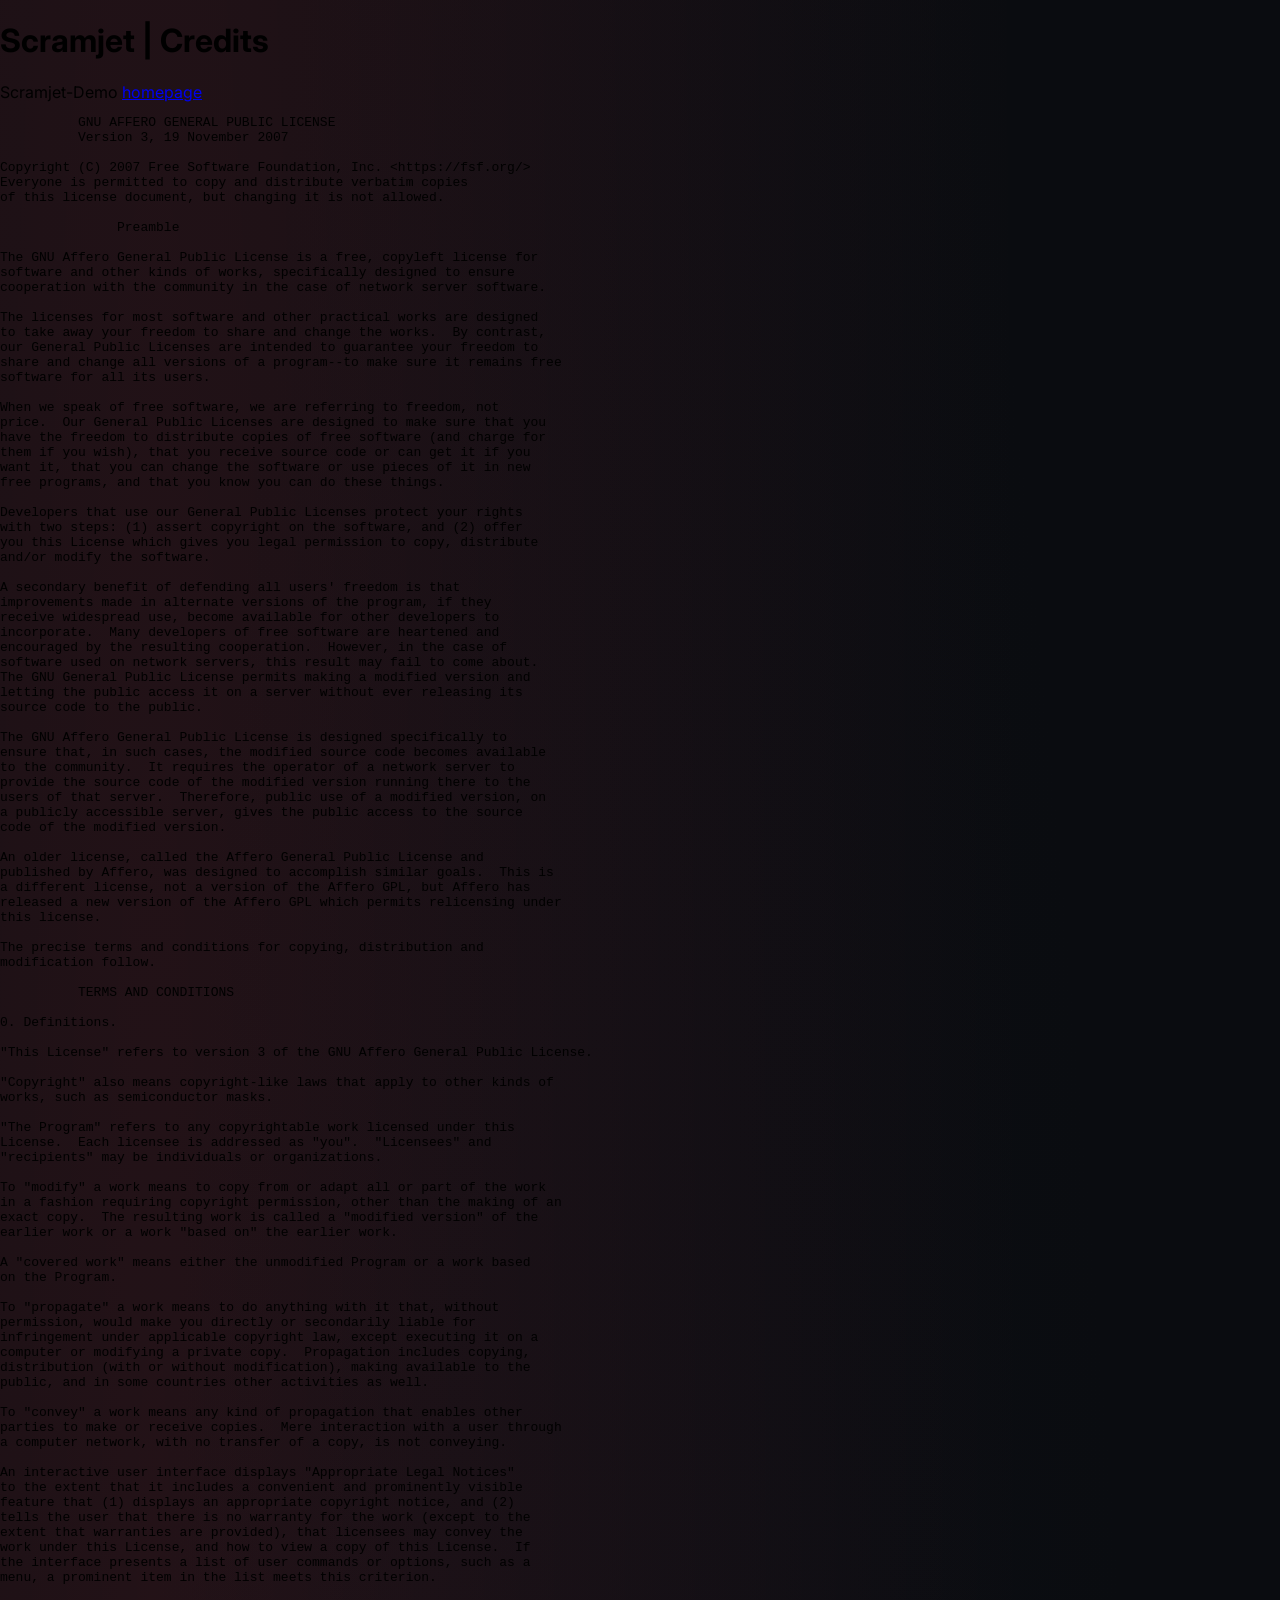
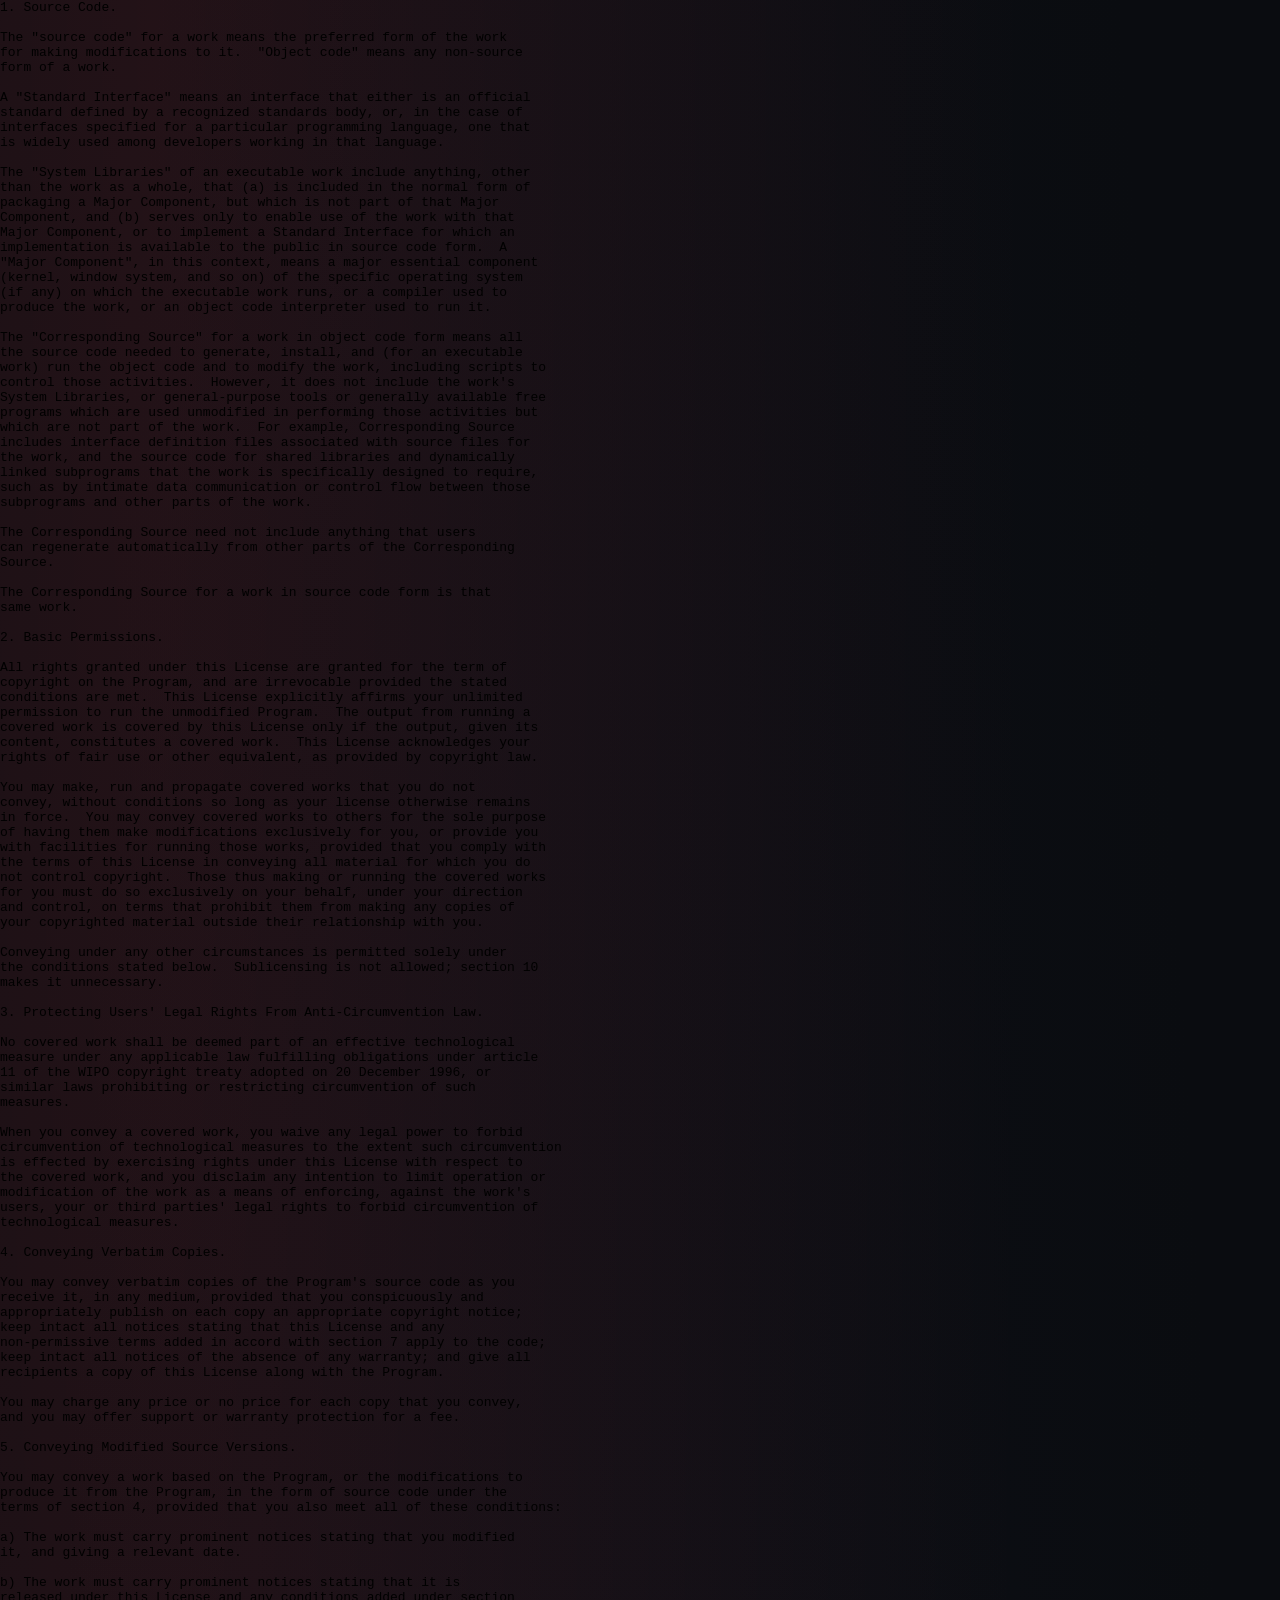
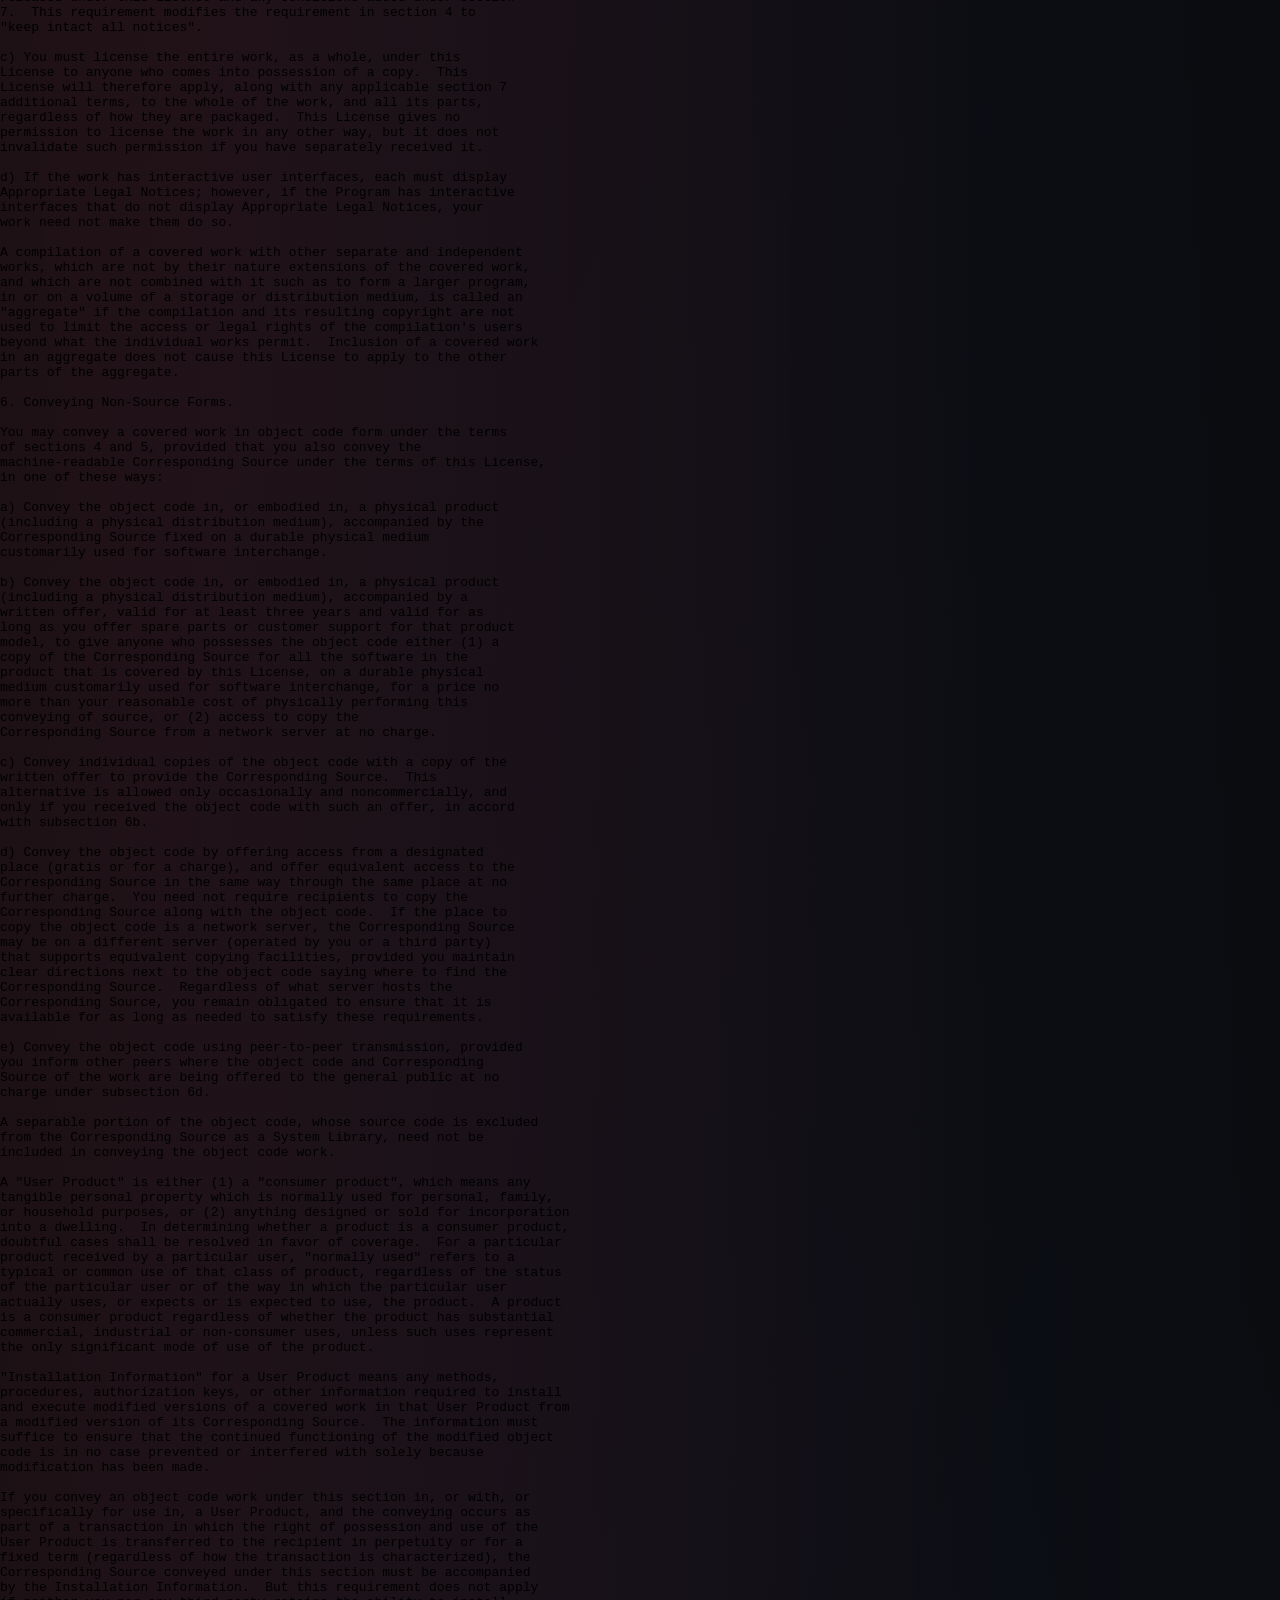
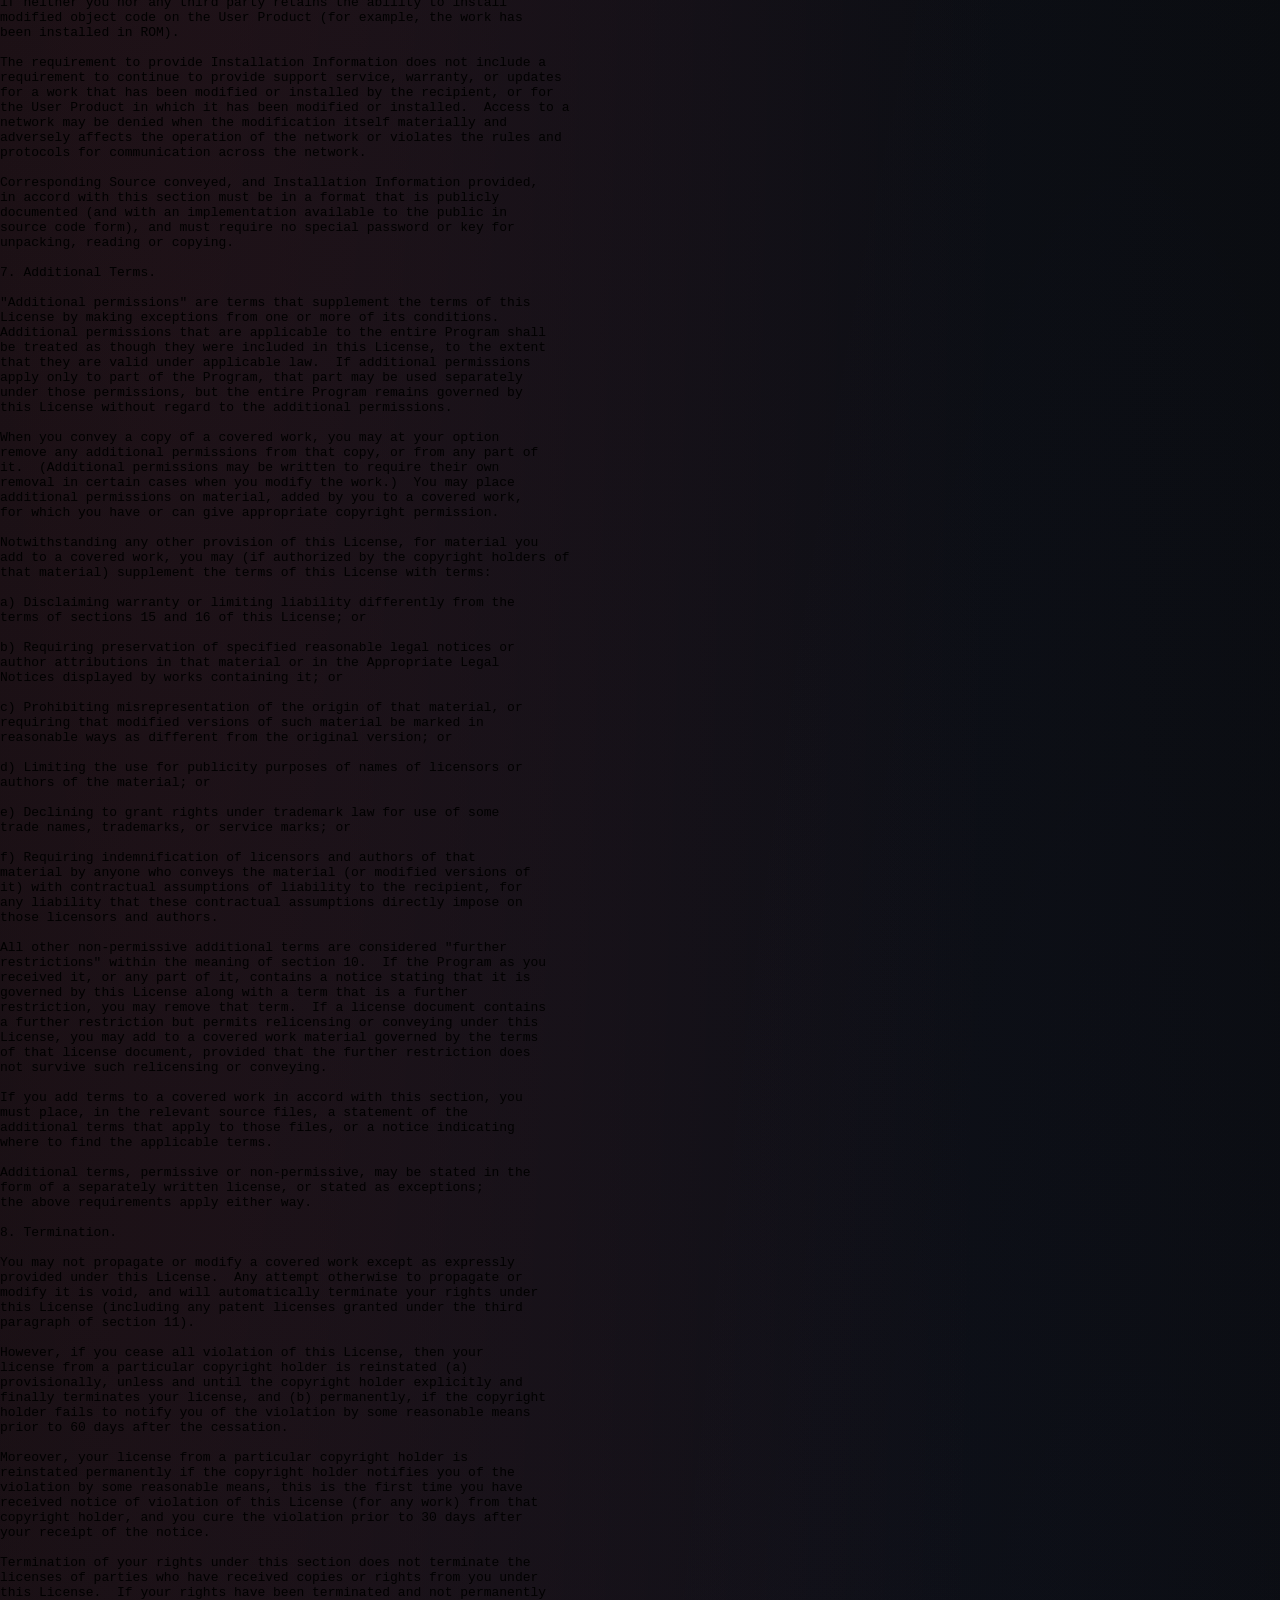
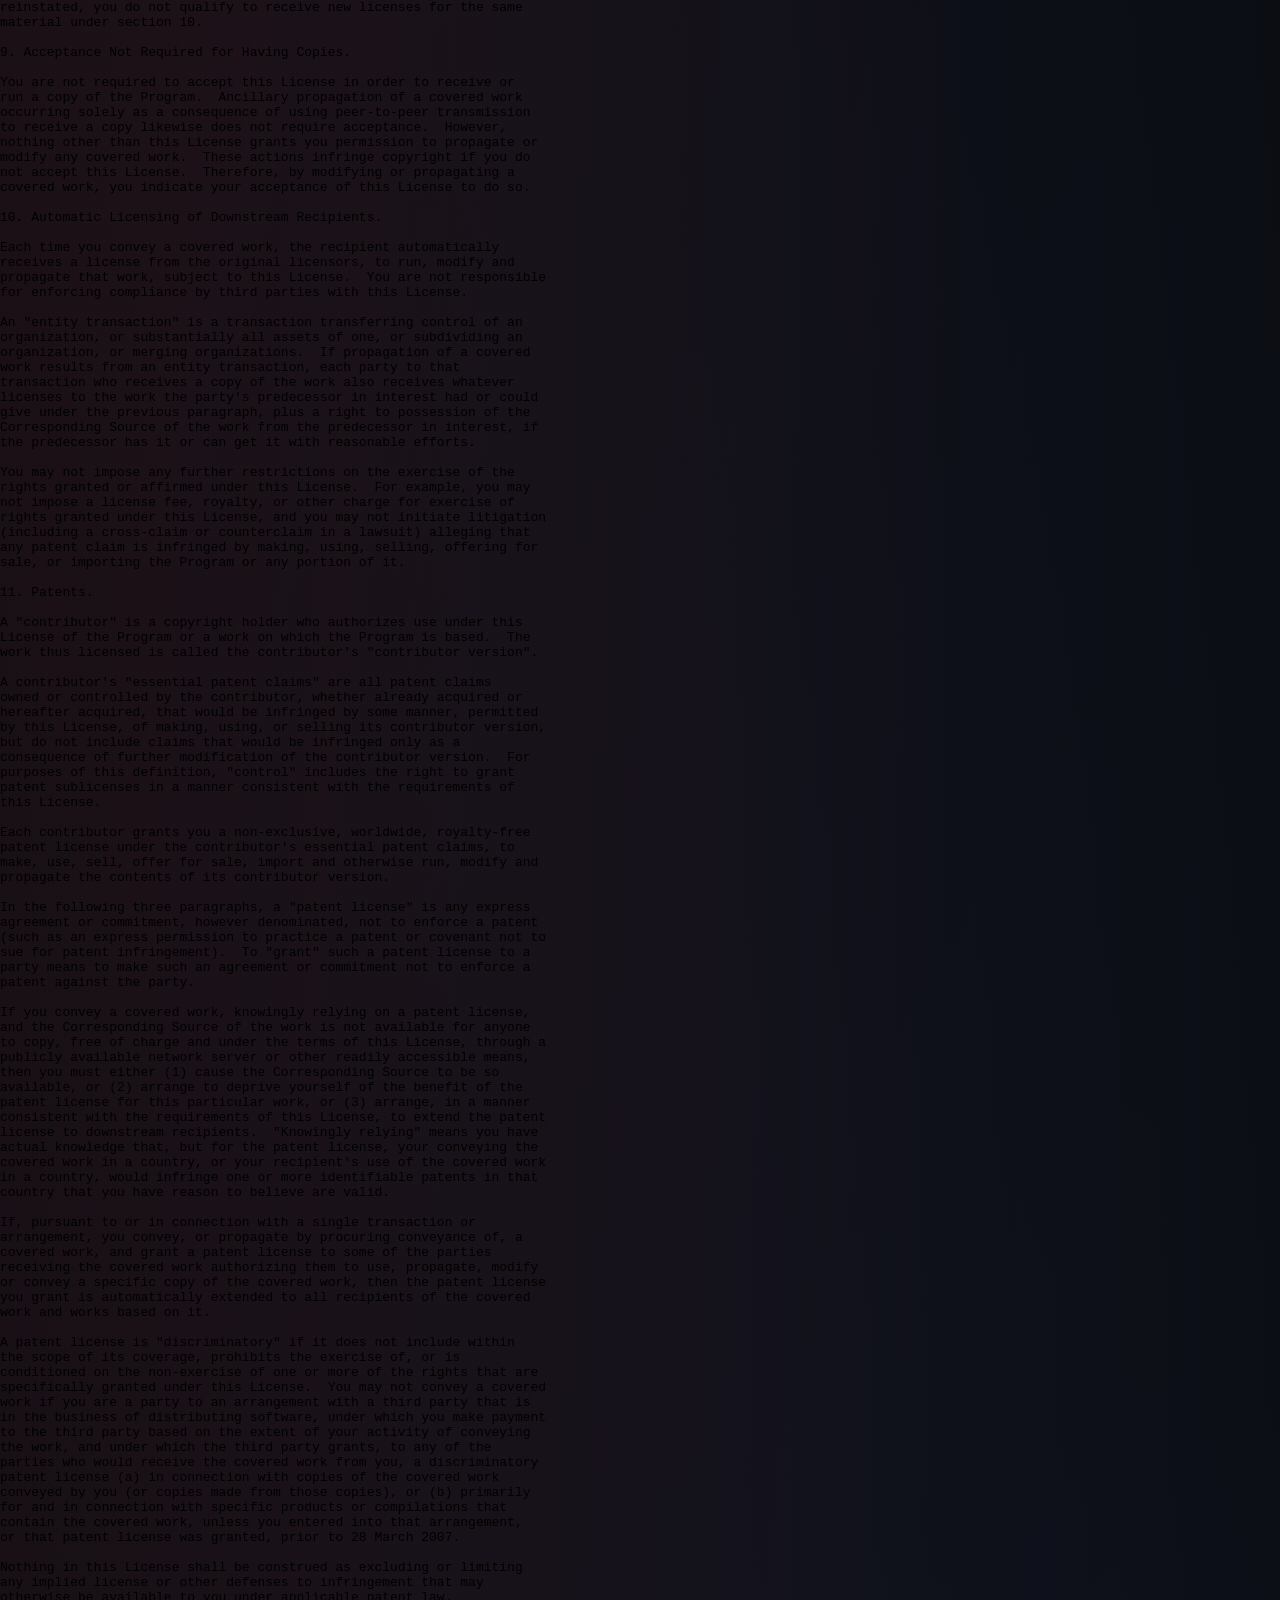
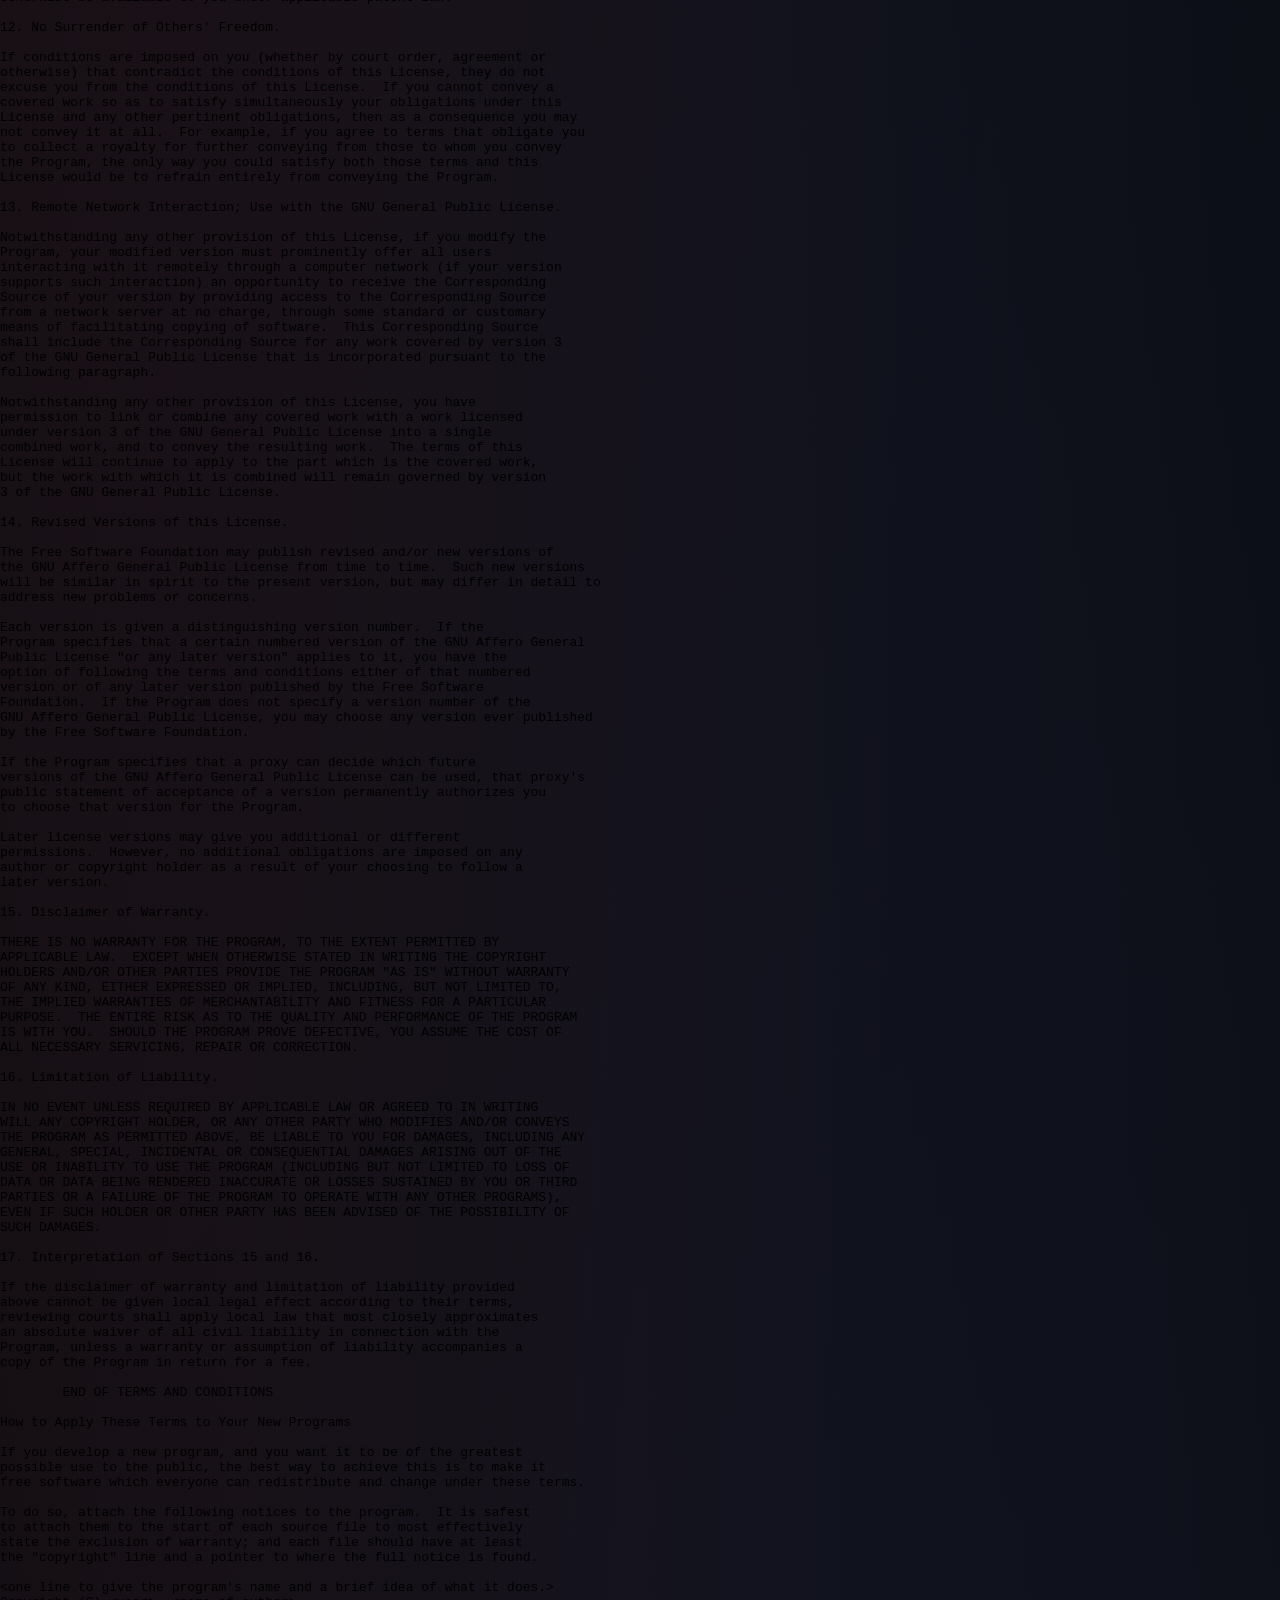
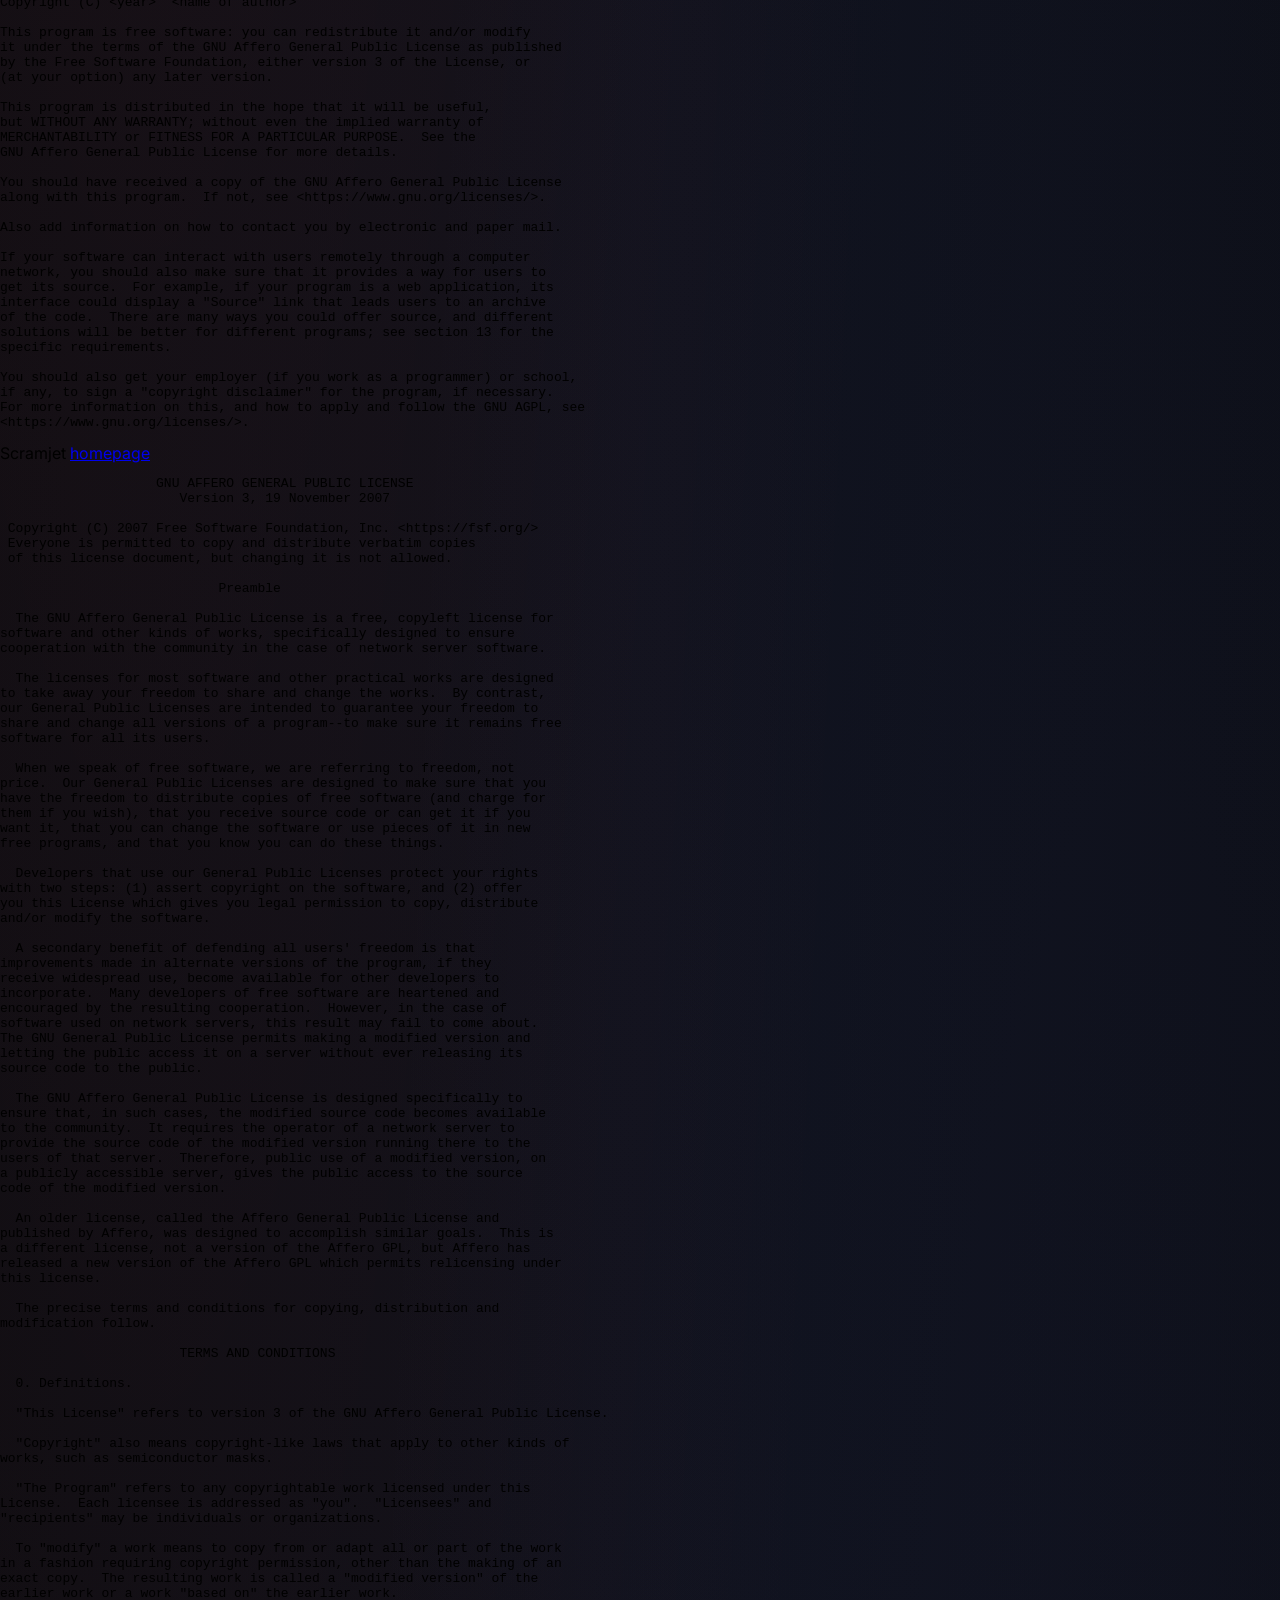
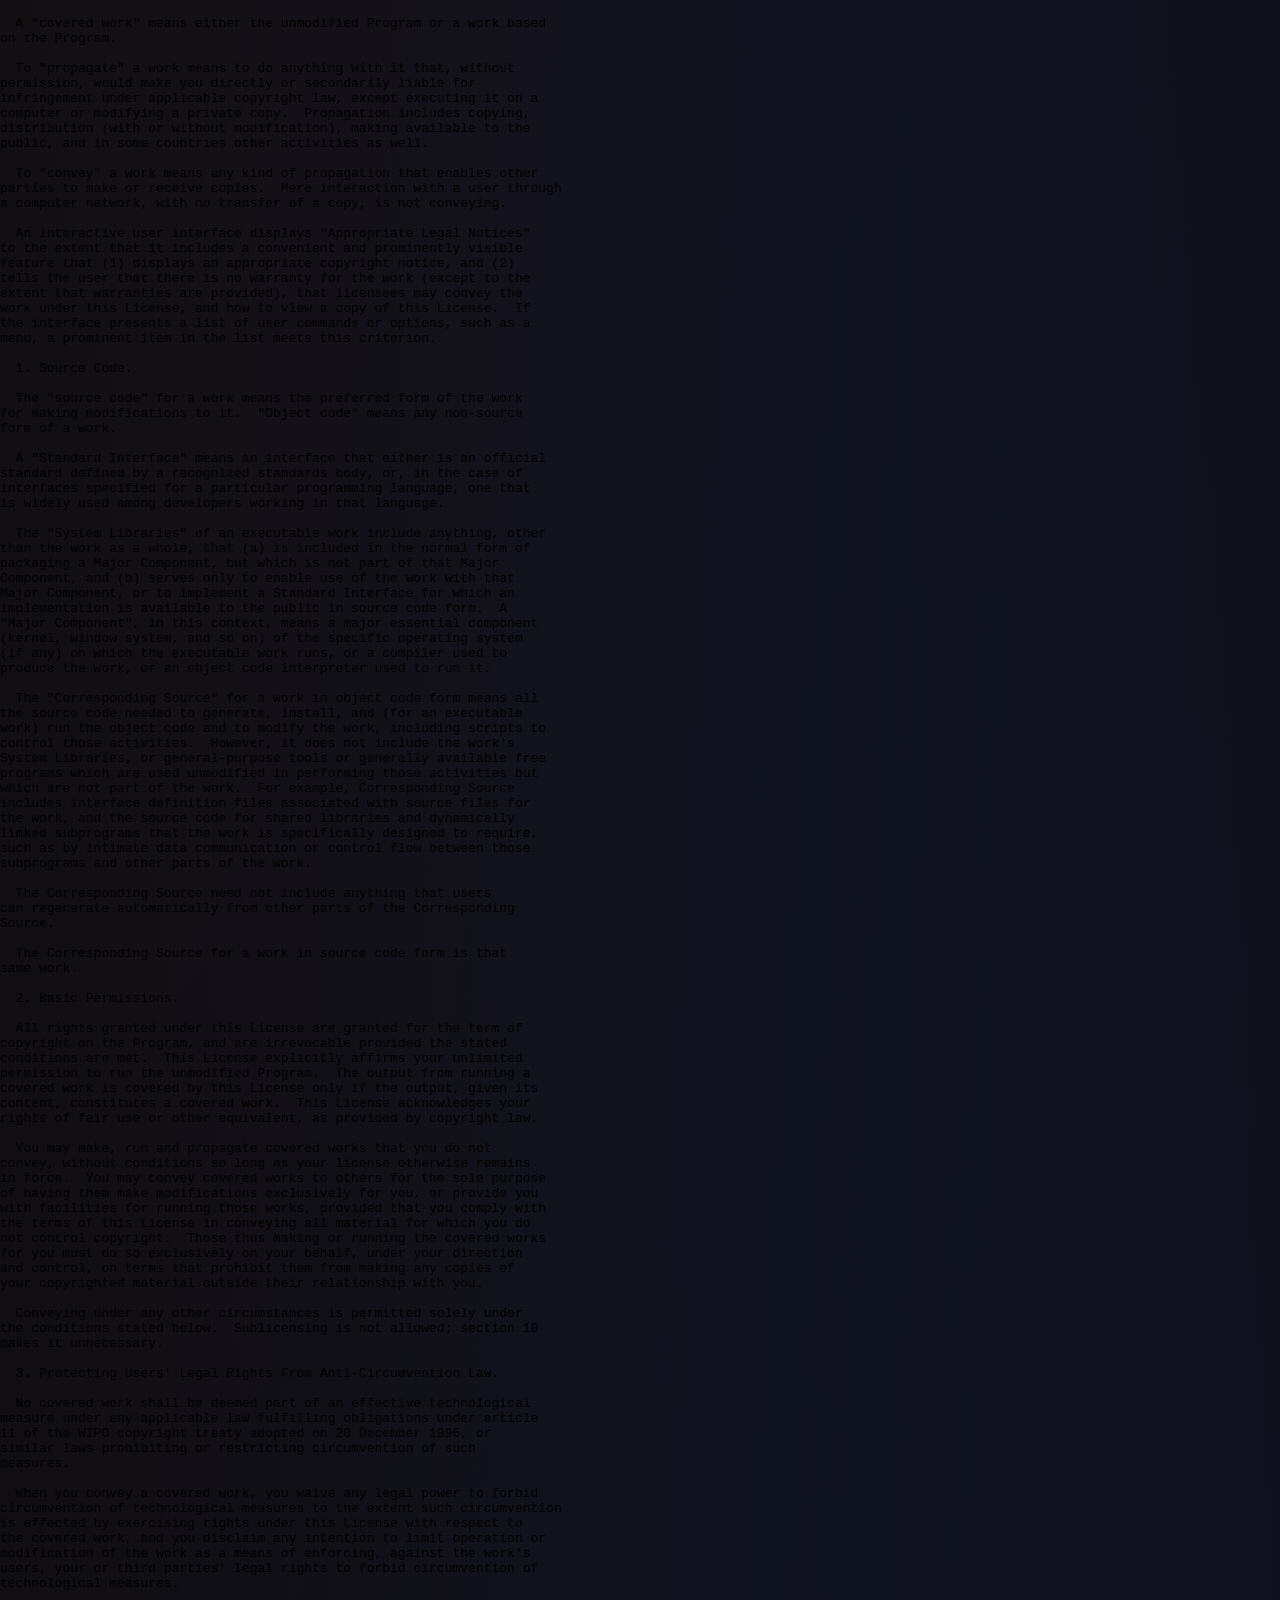
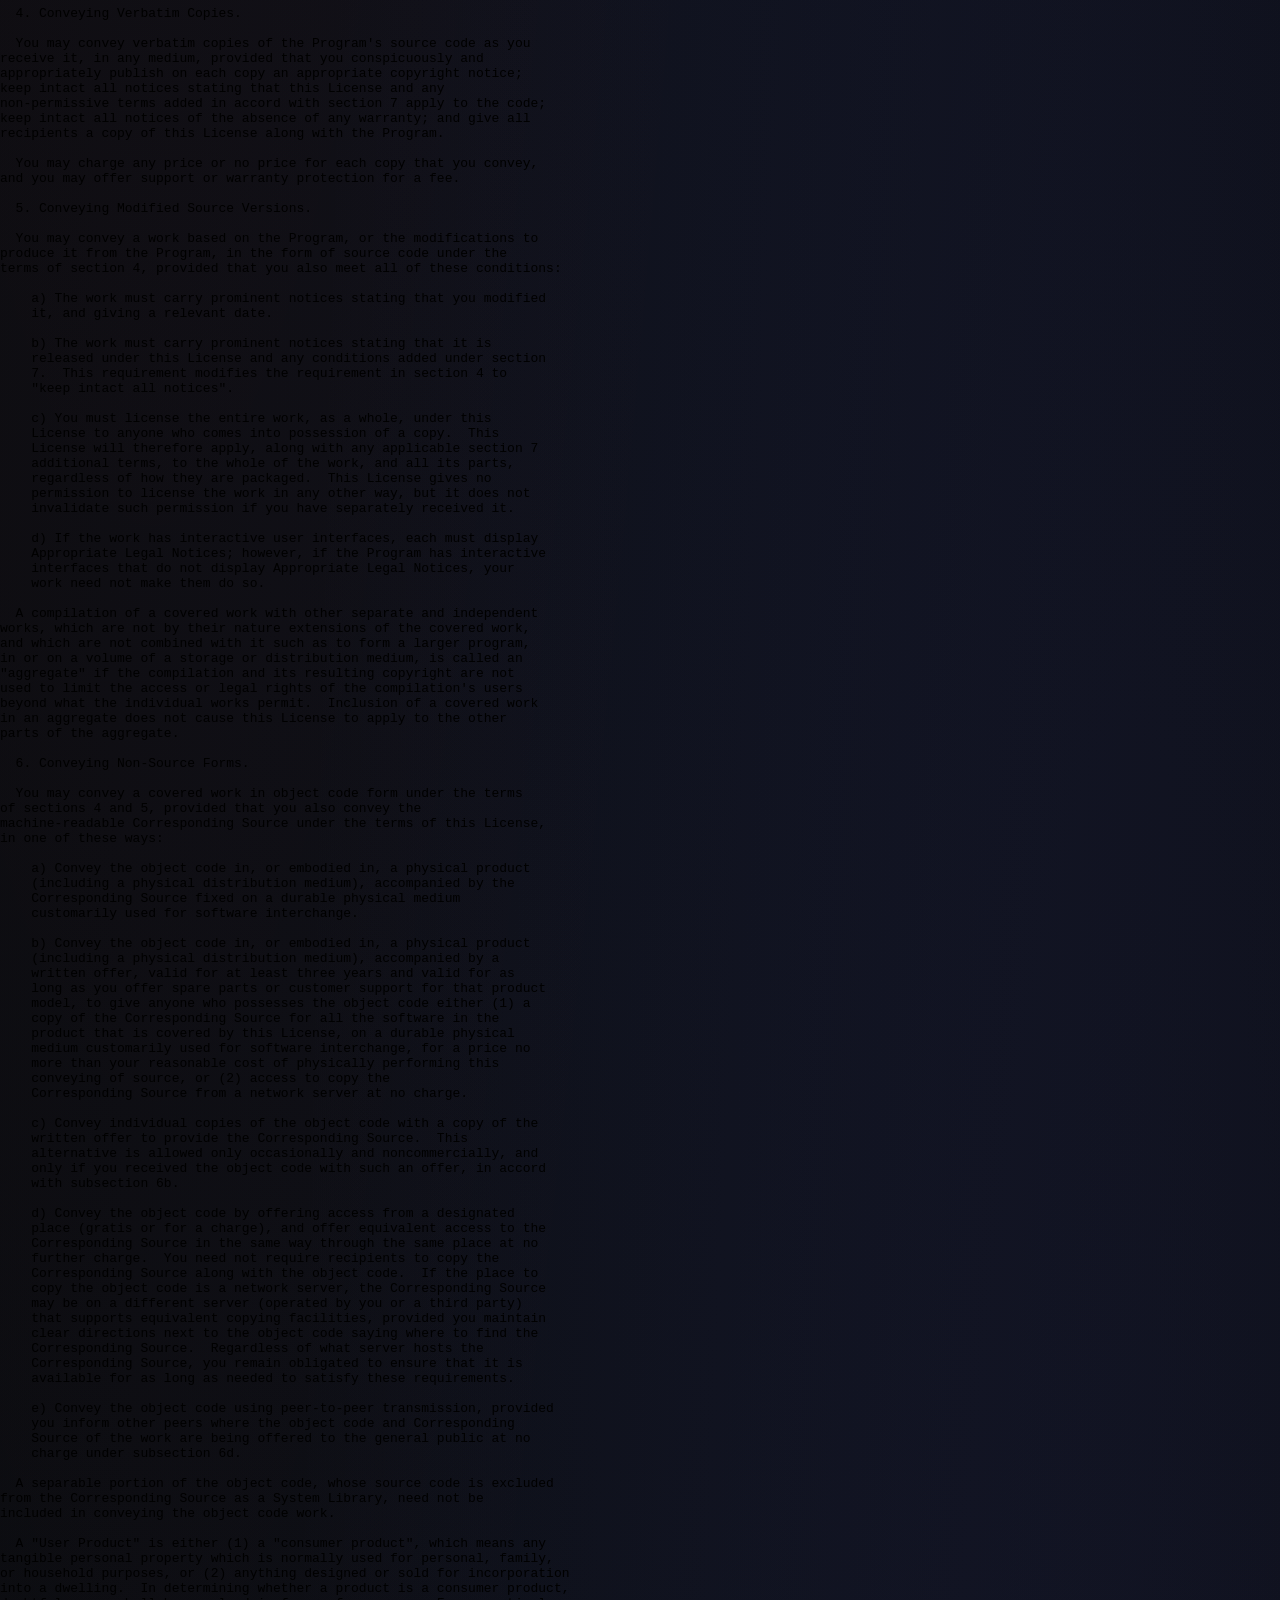
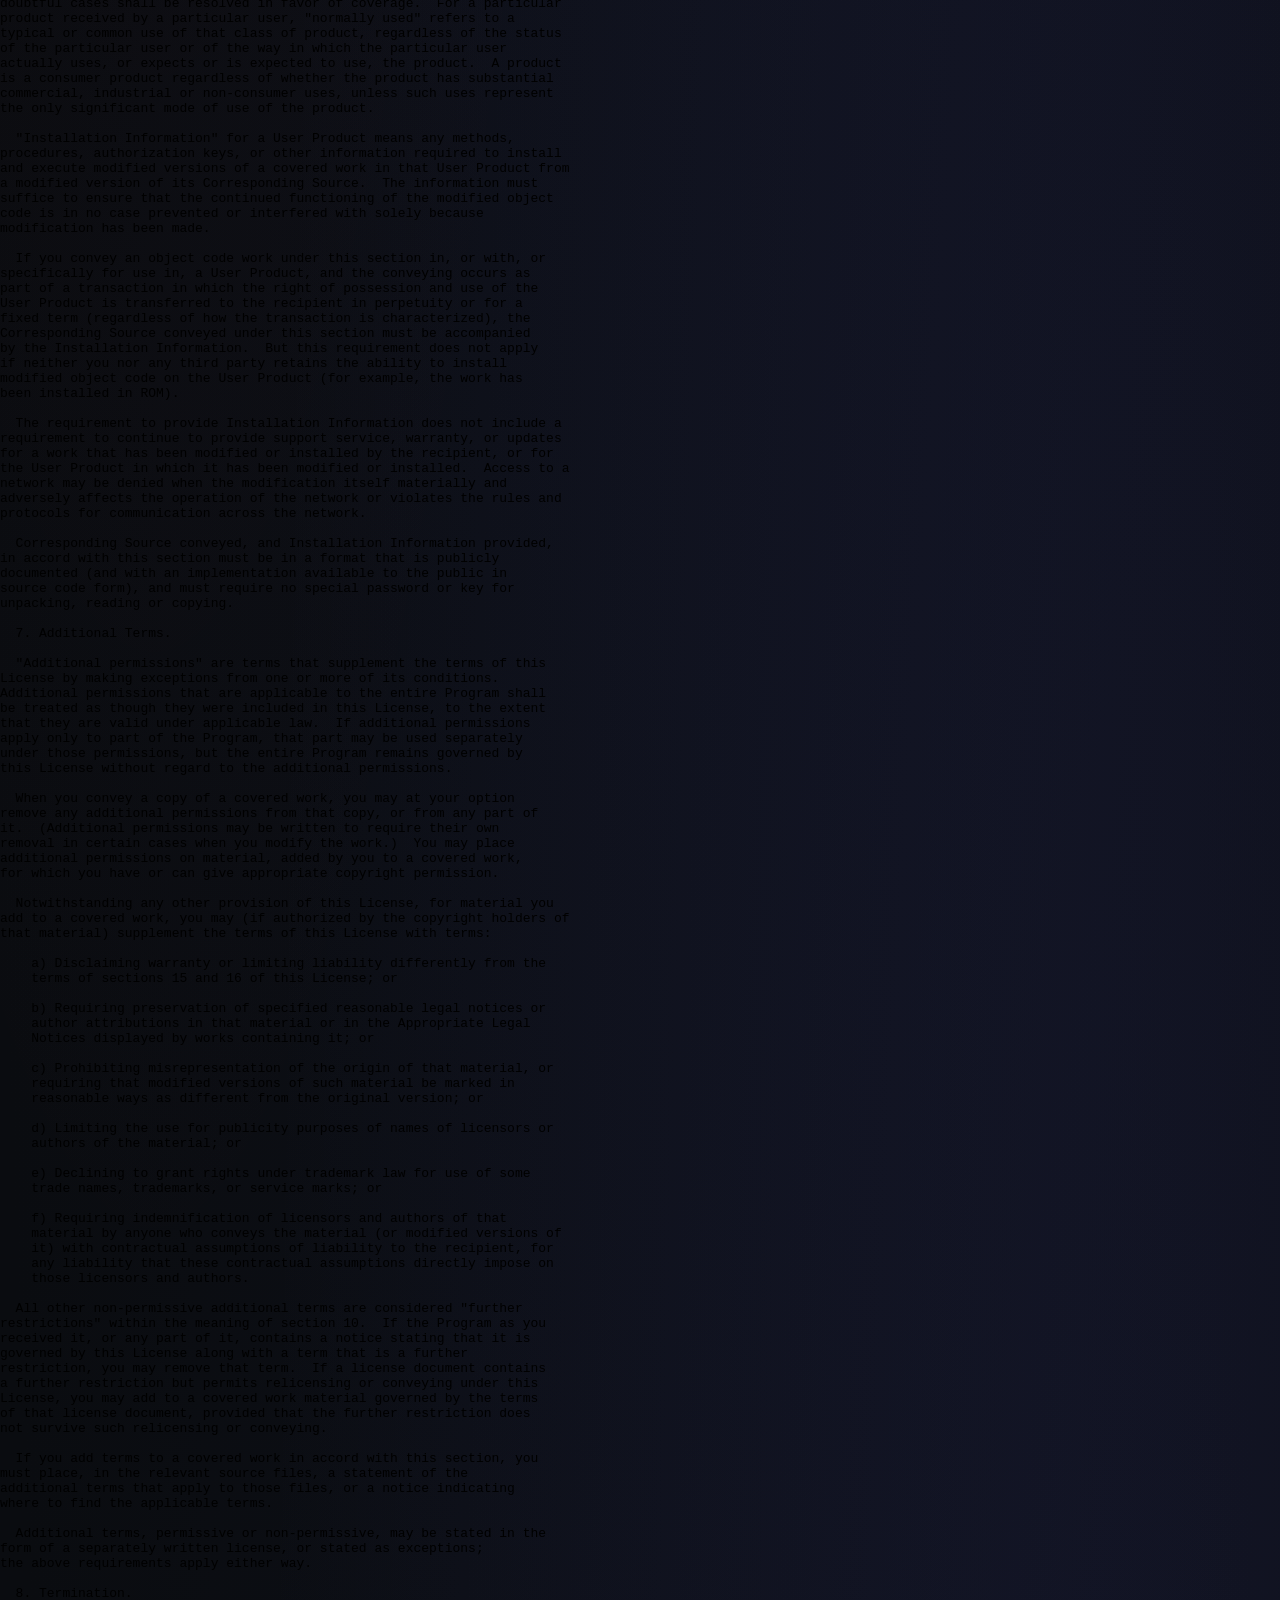
<file: public/credits.html>
<!doctype html>
<html>
	<head>
		<meta charset="utf-8" />
		<meta
			name="viewport"
			content="width=device-width, initial-scale=1.0, shrink-to-fit=no"
		/>
		<title>Scramjet | Licenses</title>
		<link rel="shortcut icon" content="favicon.ico" />
		<link rel="stylesheet" href="index.css" />
	</head>

	<body>
		<div class="logo-wrapper left-margin">
			<h1>Scramjet | Credits</h1>
		</div>
		<div class="desc left-margin">
			<div class="credit">
				<span>Scramjet-Demo</span>
				<input type="checkbox" hidden id="0" />
				<label for="0"></label>
				<a href="https://github.com/MercuryWorkshop/Scramjet-Demo">homepage</a>
				<pre>
          GNU AFFERO GENERAL PUBLIC LICENSE
          Version 3, 19 November 2007

Copyright (C) 2007 Free Software Foundation, Inc. &lt;https://fsf.org/&gt;
Everyone is permitted to copy and distribute verbatim copies
of this license document, but changing it is not allowed.

               Preamble

The GNU Affero General Public License is a free, copyleft license for
software and other kinds of works, specifically designed to ensure
cooperation with the community in the case of network server software.

The licenses for most software and other practical works are designed
to take away your freedom to share and change the works.  By contrast,
our General Public Licenses are intended to guarantee your freedom to
share and change all versions of a program--to make sure it remains free
software for all its users.

When we speak of free software, we are referring to freedom, not
price.  Our General Public Licenses are designed to make sure that you
have the freedom to distribute copies of free software (and charge for
them if you wish), that you receive source code or can get it if you
want it, that you can change the software or use pieces of it in new
free programs, and that you know you can do these things.

Developers that use our General Public Licenses protect your rights
with two steps: (1) assert copyright on the software, and (2) offer
you this License which gives you legal permission to copy, distribute
and/or modify the software.

A secondary benefit of defending all users' freedom is that
improvements made in alternate versions of the program, if they
receive widespread use, become available for other developers to
incorporate.  Many developers of free software are heartened and
encouraged by the resulting cooperation.  However, in the case of
software used on network servers, this result may fail to come about.
The GNU General Public License permits making a modified version and
letting the public access it on a server without ever releasing its
source code to the public.

The GNU Affero General Public License is designed specifically to
ensure that, in such cases, the modified source code becomes available
to the community.  It requires the operator of a network server to
provide the source code of the modified version running there to the
users of that server.  Therefore, public use of a modified version, on
a publicly accessible server, gives the public access to the source
code of the modified version.

An older license, called the Affero General Public License and
published by Affero, was designed to accomplish similar goals.  This is
a different license, not a version of the Affero GPL, but Affero has
released a new version of the Affero GPL which permits relicensing under
this license.

The precise terms and conditions for copying, distribution and
modification follow.

          TERMS AND CONDITIONS

0. Definitions.

"This License" refers to version 3 of the GNU Affero General Public License.

"Copyright" also means copyright-like laws that apply to other kinds of
works, such as semiconductor masks.

"The Program" refers to any copyrightable work licensed under this
License.  Each licensee is addressed as "you".  "Licensees" and
"recipients" may be individuals or organizations.

To "modify" a work means to copy from or adapt all or part of the work
in a fashion requiring copyright permission, other than the making of an
exact copy.  The resulting work is called a "modified version" of the
earlier work or a work "based on" the earlier work.

A "covered work" means either the unmodified Program or a work based
on the Program.

To "propagate" a work means to do anything with it that, without
permission, would make you directly or secondarily liable for
infringement under applicable copyright law, except executing it on a
computer or modifying a private copy.  Propagation includes copying,
distribution (with or without modification), making available to the
public, and in some countries other activities as well.

To "convey" a work means any kind of propagation that enables other
parties to make or receive copies.  Mere interaction with a user through
a computer network, with no transfer of a copy, is not conveying.

An interactive user interface displays "Appropriate Legal Notices"
to the extent that it includes a convenient and prominently visible
feature that (1) displays an appropriate copyright notice, and (2)
tells the user that there is no warranty for the work (except to the
extent that warranties are provided), that licensees may convey the
work under this License, and how to view a copy of this License.  If
the interface presents a list of user commands or options, such as a
menu, a prominent item in the list meets this criterion.

1. Source Code.

The "source code" for a work means the preferred form of the work
for making modifications to it.  "Object code" means any non-source
form of a work.

A "Standard Interface" means an interface that either is an official
standard defined by a recognized standards body, or, in the case of
interfaces specified for a particular programming language, one that
is widely used among developers working in that language.

The "System Libraries" of an executable work include anything, other
than the work as a whole, that (a) is included in the normal form of
packaging a Major Component, but which is not part of that Major
Component, and (b) serves only to enable use of the work with that
Major Component, or to implement a Standard Interface for which an
implementation is available to the public in source code form.  A
"Major Component", in this context, means a major essential component
(kernel, window system, and so on) of the specific operating system
(if any) on which the executable work runs, or a compiler used to
produce the work, or an object code interpreter used to run it.

The "Corresponding Source" for a work in object code form means all
the source code needed to generate, install, and (for an executable
work) run the object code and to modify the work, including scripts to
control those activities.  However, it does not include the work's
System Libraries, or general-purpose tools or generally available free
programs which are used unmodified in performing those activities but
which are not part of the work.  For example, Corresponding Source
includes interface definition files associated with source files for
the work, and the source code for shared libraries and dynamically
linked subprograms that the work is specifically designed to require,
such as by intimate data communication or control flow between those
subprograms and other parts of the work.

The Corresponding Source need not include anything that users
can regenerate automatically from other parts of the Corresponding
Source.

The Corresponding Source for a work in source code form is that
same work.

2. Basic Permissions.

All rights granted under this License are granted for the term of
copyright on the Program, and are irrevocable provided the stated
conditions are met.  This License explicitly affirms your unlimited
permission to run the unmodified Program.  The output from running a
covered work is covered by this License only if the output, given its
content, constitutes a covered work.  This License acknowledges your
rights of fair use or other equivalent, as provided by copyright law.

You may make, run and propagate covered works that you do not
convey, without conditions so long as your license otherwise remains
in force.  You may convey covered works to others for the sole purpose
of having them make modifications exclusively for you, or provide you
with facilities for running those works, provided that you comply with
the terms of this License in conveying all material for which you do
not control copyright.  Those thus making or running the covered works
for you must do so exclusively on your behalf, under your direction
and control, on terms that prohibit them from making any copies of
your copyrighted material outside their relationship with you.

Conveying under any other circumstances is permitted solely under
the conditions stated below.  Sublicensing is not allowed; section 10
makes it unnecessary.

3. Protecting Users' Legal Rights From Anti-Circumvention Law.

No covered work shall be deemed part of an effective technological
measure under any applicable law fulfilling obligations under article
11 of the WIPO copyright treaty adopted on 20 December 1996, or
similar laws prohibiting or restricting circumvention of such
measures.

When you convey a covered work, you waive any legal power to forbid
circumvention of technological measures to the extent such circumvention
is effected by exercising rights under this License with respect to
the covered work, and you disclaim any intention to limit operation or
modification of the work as a means of enforcing, against the work's
users, your or third parties' legal rights to forbid circumvention of
technological measures.

4. Conveying Verbatim Copies.

You may convey verbatim copies of the Program's source code as you
receive it, in any medium, provided that you conspicuously and
appropriately publish on each copy an appropriate copyright notice;
keep intact all notices stating that this License and any
non-permissive terms added in accord with section 7 apply to the code;
keep intact all notices of the absence of any warranty; and give all
recipients a copy of this License along with the Program.

You may charge any price or no price for each copy that you convey,
and you may offer support or warranty protection for a fee.

5. Conveying Modified Source Versions.

You may convey a work based on the Program, or the modifications to
produce it from the Program, in the form of source code under the
terms of section 4, provided that you also meet all of these conditions:

a) The work must carry prominent notices stating that you modified
it, and giving a relevant date.

b) The work must carry prominent notices stating that it is
released under this License and any conditions added under section
7.  This requirement modifies the requirement in section 4 to
"keep intact all notices".

c) You must license the entire work, as a whole, under this
License to anyone who comes into possession of a copy.  This
License will therefore apply, along with any applicable section 7
additional terms, to the whole of the work, and all its parts,
regardless of how they are packaged.  This License gives no
permission to license the work in any other way, but it does not
invalidate such permission if you have separately received it.

d) If the work has interactive user interfaces, each must display
Appropriate Legal Notices; however, if the Program has interactive
interfaces that do not display Appropriate Legal Notices, your
work need not make them do so.

A compilation of a covered work with other separate and independent
works, which are not by their nature extensions of the covered work,
and which are not combined with it such as to form a larger program,
in or on a volume of a storage or distribution medium, is called an
"aggregate" if the compilation and its resulting copyright are not
used to limit the access or legal rights of the compilation's users
beyond what the individual works permit.  Inclusion of a covered work
in an aggregate does not cause this License to apply to the other
parts of the aggregate.

6. Conveying Non-Source Forms.

You may convey a covered work in object code form under the terms
of sections 4 and 5, provided that you also convey the
machine-readable Corresponding Source under the terms of this License,
in one of these ways:

a) Convey the object code in, or embodied in, a physical product
(including a physical distribution medium), accompanied by the
Corresponding Source fixed on a durable physical medium
customarily used for software interchange.

b) Convey the object code in, or embodied in, a physical product
(including a physical distribution medium), accompanied by a
written offer, valid for at least three years and valid for as
long as you offer spare parts or customer support for that product
model, to give anyone who possesses the object code either (1) a
copy of the Corresponding Source for all the software in the
product that is covered by this License, on a durable physical
medium customarily used for software interchange, for a price no
more than your reasonable cost of physically performing this
conveying of source, or (2) access to copy the
Corresponding Source from a network server at no charge.

c) Convey individual copies of the object code with a copy of the
written offer to provide the Corresponding Source.  This
alternative is allowed only occasionally and noncommercially, and
only if you received the object code with such an offer, in accord
with subsection 6b.

d) Convey the object code by offering access from a designated
place (gratis or for a charge), and offer equivalent access to the
Corresponding Source in the same way through the same place at no
further charge.  You need not require recipients to copy the
Corresponding Source along with the object code.  If the place to
copy the object code is a network server, the Corresponding Source
may be on a different server (operated by you or a third party)
that supports equivalent copying facilities, provided you maintain
clear directions next to the object code saying where to find the
Corresponding Source.  Regardless of what server hosts the
Corresponding Source, you remain obligated to ensure that it is
available for as long as needed to satisfy these requirements.

e) Convey the object code using peer-to-peer transmission, provided
you inform other peers where the object code and Corresponding
Source of the work are being offered to the general public at no
charge under subsection 6d.

A separable portion of the object code, whose source code is excluded
from the Corresponding Source as a System Library, need not be
included in conveying the object code work.

A "User Product" is either (1) a "consumer product", which means any
tangible personal property which is normally used for personal, family,
or household purposes, or (2) anything designed or sold for incorporation
into a dwelling.  In determining whether a product is a consumer product,
doubtful cases shall be resolved in favor of coverage.  For a particular
product received by a particular user, "normally used" refers to a
typical or common use of that class of product, regardless of the status
of the particular user or of the way in which the particular user
actually uses, or expects or is expected to use, the product.  A product
is a consumer product regardless of whether the product has substantial
commercial, industrial or non-consumer uses, unless such uses represent
the only significant mode of use of the product.

"Installation Information" for a User Product means any methods,
procedures, authorization keys, or other information required to install
and execute modified versions of a covered work in that User Product from
a modified version of its Corresponding Source.  The information must
suffice to ensure that the continued functioning of the modified object
code is in no case prevented or interfered with solely because
modification has been made.

If you convey an object code work under this section in, or with, or
specifically for use in, a User Product, and the conveying occurs as
part of a transaction in which the right of possession and use of the
User Product is transferred to the recipient in perpetuity or for a
fixed term (regardless of how the transaction is characterized), the
Corresponding Source conveyed under this section must be accompanied
by the Installation Information.  But this requirement does not apply
if neither you nor any third party retains the ability to install
modified object code on the User Product (for example, the work has
been installed in ROM).

The requirement to provide Installation Information does not include a
requirement to continue to provide support service, warranty, or updates
for a work that has been modified or installed by the recipient, or for
the User Product in which it has been modified or installed.  Access to a
network may be denied when the modification itself materially and
adversely affects the operation of the network or violates the rules and
protocols for communication across the network.

Corresponding Source conveyed, and Installation Information provided,
in accord with this section must be in a format that is publicly
documented (and with an implementation available to the public in
source code form), and must require no special password or key for
unpacking, reading or copying.

7. Additional Terms.

"Additional permissions" are terms that supplement the terms of this
License by making exceptions from one or more of its conditions.
Additional permissions that are applicable to the entire Program shall
be treated as though they were included in this License, to the extent
that they are valid under applicable law.  If additional permissions
apply only to part of the Program, that part may be used separately
under those permissions, but the entire Program remains governed by
this License without regard to the additional permissions.

When you convey a copy of a covered work, you may at your option
remove any additional permissions from that copy, or from any part of
it.  (Additional permissions may be written to require their own
removal in certain cases when you modify the work.)  You may place
additional permissions on material, added by you to a covered work,
for which you have or can give appropriate copyright permission.

Notwithstanding any other provision of this License, for material you
add to a covered work, you may (if authorized by the copyright holders of
that material) supplement the terms of this License with terms:

a) Disclaiming warranty or limiting liability differently from the
terms of sections 15 and 16 of this License; or

b) Requiring preservation of specified reasonable legal notices or
author attributions in that material or in the Appropriate Legal
Notices displayed by works containing it; or

c) Prohibiting misrepresentation of the origin of that material, or
requiring that modified versions of such material be marked in
reasonable ways as different from the original version; or

d) Limiting the use for publicity purposes of names of licensors or
authors of the material; or

e) Declining to grant rights under trademark law for use of some
trade names, trademarks, or service marks; or

f) Requiring indemnification of licensors and authors of that
material by anyone who conveys the material (or modified versions of
it) with contractual assumptions of liability to the recipient, for
any liability that these contractual assumptions directly impose on
those licensors and authors.

All other non-permissive additional terms are considered "further
restrictions" within the meaning of section 10.  If the Program as you
received it, or any part of it, contains a notice stating that it is
governed by this License along with a term that is a further
restriction, you may remove that term.  If a license document contains
a further restriction but permits relicensing or conveying under this
License, you may add to a covered work material governed by the terms
of that license document, provided that the further restriction does
not survive such relicensing or conveying.

If you add terms to a covered work in accord with this section, you
must place, in the relevant source files, a statement of the
additional terms that apply to those files, or a notice indicating
where to find the applicable terms.

Additional terms, permissive or non-permissive, may be stated in the
form of a separately written license, or stated as exceptions;
the above requirements apply either way.

8. Termination.

You may not propagate or modify a covered work except as expressly
provided under this License.  Any attempt otherwise to propagate or
modify it is void, and will automatically terminate your rights under
this License (including any patent licenses granted under the third
paragraph of section 11).

However, if you cease all violation of this License, then your
license from a particular copyright holder is reinstated (a)
provisionally, unless and until the copyright holder explicitly and
finally terminates your license, and (b) permanently, if the copyright
holder fails to notify you of the violation by some reasonable means
prior to 60 days after the cessation.

Moreover, your license from a particular copyright holder is
reinstated permanently if the copyright holder notifies you of the
violation by some reasonable means, this is the first time you have
received notice of violation of this License (for any work) from that
copyright holder, and you cure the violation prior to 30 days after
your receipt of the notice.

Termination of your rights under this section does not terminate the
licenses of parties who have received copies or rights from you under
this License.  If your rights have been terminated and not permanently
reinstated, you do not qualify to receive new licenses for the same
material under section 10.

9. Acceptance Not Required for Having Copies.

You are not required to accept this License in order to receive or
run a copy of the Program.  Ancillary propagation of a covered work
occurring solely as a consequence of using peer-to-peer transmission
to receive a copy likewise does not require acceptance.  However,
nothing other than this License grants you permission to propagate or
modify any covered work.  These actions infringe copyright if you do
not accept this License.  Therefore, by modifying or propagating a
covered work, you indicate your acceptance of this License to do so.

10. Automatic Licensing of Downstream Recipients.

Each time you convey a covered work, the recipient automatically
receives a license from the original licensors, to run, modify and
propagate that work, subject to this License.  You are not responsible
for enforcing compliance by third parties with this License.

An "entity transaction" is a transaction transferring control of an
organization, or substantially all assets of one, or subdividing an
organization, or merging organizations.  If propagation of a covered
work results from an entity transaction, each party to that
transaction who receives a copy of the work also receives whatever
licenses to the work the party's predecessor in interest had or could
give under the previous paragraph, plus a right to possession of the
Corresponding Source of the work from the predecessor in interest, if
the predecessor has it or can get it with reasonable efforts.

You may not impose any further restrictions on the exercise of the
rights granted or affirmed under this License.  For example, you may
not impose a license fee, royalty, or other charge for exercise of
rights granted under this License, and you may not initiate litigation
(including a cross-claim or counterclaim in a lawsuit) alleging that
any patent claim is infringed by making, using, selling, offering for
sale, or importing the Program or any portion of it.

11. Patents.

A "contributor" is a copyright holder who authorizes use under this
License of the Program or a work on which the Program is based.  The
work thus licensed is called the contributor's "contributor version".

A contributor's "essential patent claims" are all patent claims
owned or controlled by the contributor, whether already acquired or
hereafter acquired, that would be infringed by some manner, permitted
by this License, of making, using, or selling its contributor version,
but do not include claims that would be infringed only as a
consequence of further modification of the contributor version.  For
purposes of this definition, "control" includes the right to grant
patent sublicenses in a manner consistent with the requirements of
this License.

Each contributor grants you a non-exclusive, worldwide, royalty-free
patent license under the contributor's essential patent claims, to
make, use, sell, offer for sale, import and otherwise run, modify and
propagate the contents of its contributor version.

In the following three paragraphs, a "patent license" is any express
agreement or commitment, however denominated, not to enforce a patent
(such as an express permission to practice a patent or covenant not to
sue for patent infringement).  To "grant" such a patent license to a
party means to make such an agreement or commitment not to enforce a
patent against the party.

If you convey a covered work, knowingly relying on a patent license,
and the Corresponding Source of the work is not available for anyone
to copy, free of charge and under the terms of this License, through a
publicly available network server or other readily accessible means,
then you must either (1) cause the Corresponding Source to be so
available, or (2) arrange to deprive yourself of the benefit of the
patent license for this particular work, or (3) arrange, in a manner
consistent with the requirements of this License, to extend the patent
license to downstream recipients.  "Knowingly relying" means you have
actual knowledge that, but for the patent license, your conveying the
covered work in a country, or your recipient's use of the covered work
in a country, would infringe one or more identifiable patents in that
country that you have reason to believe are valid.

If, pursuant to or in connection with a single transaction or
arrangement, you convey, or propagate by procuring conveyance of, a
covered work, and grant a patent license to some of the parties
receiving the covered work authorizing them to use, propagate, modify
or convey a specific copy of the covered work, then the patent license
you grant is automatically extended to all recipients of the covered
work and works based on it.

A patent license is "discriminatory" if it does not include within
the scope of its coverage, prohibits the exercise of, or is
conditioned on the non-exercise of one or more of the rights that are
specifically granted under this License.  You may not convey a covered
work if you are a party to an arrangement with a third party that is
in the business of distributing software, under which you make payment
to the third party based on the extent of your activity of conveying
the work, and under which the third party grants, to any of the
parties who would receive the covered work from you, a discriminatory
patent license (a) in connection with copies of the covered work
conveyed by you (or copies made from those copies), or (b) primarily
for and in connection with specific products or compilations that
contain the covered work, unless you entered into that arrangement,
or that patent license was granted, prior to 28 March 2007.

Nothing in this License shall be construed as excluding or limiting
any implied license or other defenses to infringement that may
otherwise be available to you under applicable patent law.

12. No Surrender of Others' Freedom.

If conditions are imposed on you (whether by court order, agreement or
otherwise) that contradict the conditions of this License, they do not
excuse you from the conditions of this License.  If you cannot convey a
covered work so as to satisfy simultaneously your obligations under this
License and any other pertinent obligations, then as a consequence you may
not convey it at all.  For example, if you agree to terms that obligate you
to collect a royalty for further conveying from those to whom you convey
the Program, the only way you could satisfy both those terms and this
License would be to refrain entirely from conveying the Program.

13. Remote Network Interaction; Use with the GNU General Public License.

Notwithstanding any other provision of this License, if you modify the
Program, your modified version must prominently offer all users
interacting with it remotely through a computer network (if your version
supports such interaction) an opportunity to receive the Corresponding
Source of your version by providing access to the Corresponding Source
from a network server at no charge, through some standard or customary
means of facilitating copying of software.  This Corresponding Source
shall include the Corresponding Source for any work covered by version 3
of the GNU General Public License that is incorporated pursuant to the
following paragraph.

Notwithstanding any other provision of this License, you have
permission to link or combine any covered work with a work licensed
under version 3 of the GNU General Public License into a single
combined work, and to convey the resulting work.  The terms of this
License will continue to apply to the part which is the covered work,
but the work with which it is combined will remain governed by version
3 of the GNU General Public License.

14. Revised Versions of this License.

The Free Software Foundation may publish revised and/or new versions of
the GNU Affero General Public License from time to time.  Such new versions
will be similar in spirit to the present version, but may differ in detail to
address new problems or concerns.

Each version is given a distinguishing version number.  If the
Program specifies that a certain numbered version of the GNU Affero General
Public License "or any later version" applies to it, you have the
option of following the terms and conditions either of that numbered
version or of any later version published by the Free Software
Foundation.  If the Program does not specify a version number of the
GNU Affero General Public License, you may choose any version ever published
by the Free Software Foundation.

If the Program specifies that a proxy can decide which future
versions of the GNU Affero General Public License can be used, that proxy's
public statement of acceptance of a version permanently authorizes you
to choose that version for the Program.

Later license versions may give you additional or different
permissions.  However, no additional obligations are imposed on any
author or copyright holder as a result of your choosing to follow a
later version.

15. Disclaimer of Warranty.

THERE IS NO WARRANTY FOR THE PROGRAM, TO THE EXTENT PERMITTED BY
APPLICABLE LAW.  EXCEPT WHEN OTHERWISE STATED IN WRITING THE COPYRIGHT
HOLDERS AND/OR OTHER PARTIES PROVIDE THE PROGRAM "AS IS" WITHOUT WARRANTY
OF ANY KIND, EITHER EXPRESSED OR IMPLIED, INCLUDING, BUT NOT LIMITED TO,
THE IMPLIED WARRANTIES OF MERCHANTABILITY AND FITNESS FOR A PARTICULAR
PURPOSE.  THE ENTIRE RISK AS TO THE QUALITY AND PERFORMANCE OF THE PROGRAM
IS WITH YOU.  SHOULD THE PROGRAM PROVE DEFECTIVE, YOU ASSUME THE COST OF
ALL NECESSARY SERVICING, REPAIR OR CORRECTION.

16. Limitation of Liability.

IN NO EVENT UNLESS REQUIRED BY APPLICABLE LAW OR AGREED TO IN WRITING
WILL ANY COPYRIGHT HOLDER, OR ANY OTHER PARTY WHO MODIFIES AND/OR CONVEYS
THE PROGRAM AS PERMITTED ABOVE, BE LIABLE TO YOU FOR DAMAGES, INCLUDING ANY
GENERAL, SPECIAL, INCIDENTAL OR CONSEQUENTIAL DAMAGES ARISING OUT OF THE
USE OR INABILITY TO USE THE PROGRAM (INCLUDING BUT NOT LIMITED TO LOSS OF
DATA OR DATA BEING RENDERED INACCURATE OR LOSSES SUSTAINED BY YOU OR THIRD
PARTIES OR A FAILURE OF THE PROGRAM TO OPERATE WITH ANY OTHER PROGRAMS),
EVEN IF SUCH HOLDER OR OTHER PARTY HAS BEEN ADVISED OF THE POSSIBILITY OF
SUCH DAMAGES.

17. Interpretation of Sections 15 and 16.

If the disclaimer of warranty and limitation of liability provided
above cannot be given local legal effect according to their terms,
reviewing courts shall apply local law that most closely approximates
an absolute waiver of all civil liability in connection with the
Program, unless a warranty or assumption of liability accompanies a
copy of the Program in return for a fee.

        END OF TERMS AND CONDITIONS

How to Apply These Terms to Your New Programs

If you develop a new program, and you want it to be of the greatest
possible use to the public, the best way to achieve this is to make it
free software which everyone can redistribute and change under these terms.

To do so, attach the following notices to the program.  It is safest
to attach them to the start of each source file to most effectively
state the exclusion of warranty; and each file should have at least
the "copyright" line and a pointer to where the full notice is found.

&lt;one line to give the program's name and a brief idea of what it does.&gt;
Copyright (C) &lt;year&gt;  &lt;name of author&gt;

This program is free software: you can redistribute it and/or modify
it under the terms of the GNU Affero General Public License as published
by the Free Software Foundation, either version 3 of the License, or
(at your option) any later version.

This program is distributed in the hope that it will be useful,
but WITHOUT ANY WARRANTY; without even the implied warranty of
MERCHANTABILITY or FITNESS FOR A PARTICULAR PURPOSE.  See the
GNU Affero General Public License for more details.

You should have received a copy of the GNU Affero General Public License
along with this program.  If not, see &lt;https://www.gnu.org/licenses/&gt;.

Also add information on how to contact you by electronic and paper mail.

If your software can interact with users remotely through a computer
network, you should also make sure that it provides a way for users to
get its source.  For example, if your program is a web application, its
interface could display a "Source" link that leads users to an archive
of the code.  There are many ways you could offer source, and different
solutions will be better for different programs; see section 13 for the
specific requirements.

You should also get your employer (if you work as a programmer) or school,
if any, to sign a "copyright disclaimer" for the program, if necessary.
For more information on this, and how to apply and follow the GNU AGPL, see
&lt;https://www.gnu.org/licenses/&gt;.</pre
				>
			</div>
			<div class="credit">
				<span>Scramjet</span>
				<input type="checkbox" hidden id="1" />
				<label for="1"></label>
				<a href="https://github.com/MercuryWorkshop/scramjet">homepage</a>
				<pre>
                    GNU AFFERO GENERAL PUBLIC LICENSE
                       Version 3, 19 November 2007

 Copyright (C) 2007 Free Software Foundation, Inc. &lt;https://fsf.org/&gt;
 Everyone is permitted to copy and distribute verbatim copies
 of this license document, but changing it is not allowed.

                            Preamble

  The GNU Affero General Public License is a free, copyleft license for
software and other kinds of works, specifically designed to ensure
cooperation with the community in the case of network server software.

  The licenses for most software and other practical works are designed
to take away your freedom to share and change the works.  By contrast,
our General Public Licenses are intended to guarantee your freedom to
share and change all versions of a program--to make sure it remains free
software for all its users.

  When we speak of free software, we are referring to freedom, not
price.  Our General Public Licenses are designed to make sure that you
have the freedom to distribute copies of free software (and charge for
them if you wish), that you receive source code or can get it if you
want it, that you can change the software or use pieces of it in new
free programs, and that you know you can do these things.

  Developers that use our General Public Licenses protect your rights
with two steps: (1) assert copyright on the software, and (2) offer
you this License which gives you legal permission to copy, distribute
and/or modify the software.

  A secondary benefit of defending all users' freedom is that
improvements made in alternate versions of the program, if they
receive widespread use, become available for other developers to
incorporate.  Many developers of free software are heartened and
encouraged by the resulting cooperation.  However, in the case of
software used on network servers, this result may fail to come about.
The GNU General Public License permits making a modified version and
letting the public access it on a server without ever releasing its
source code to the public.

  The GNU Affero General Public License is designed specifically to
ensure that, in such cases, the modified source code becomes available
to the community.  It requires the operator of a network server to
provide the source code of the modified version running there to the
users of that server.  Therefore, public use of a modified version, on
a publicly accessible server, gives the public access to the source
code of the modified version.

  An older license, called the Affero General Public License and
published by Affero, was designed to accomplish similar goals.  This is
a different license, not a version of the Affero GPL, but Affero has
released a new version of the Affero GPL which permits relicensing under
this license.

  The precise terms and conditions for copying, distribution and
modification follow.

                       TERMS AND CONDITIONS

  0. Definitions.

  "This License" refers to version 3 of the GNU Affero General Public License.

  "Copyright" also means copyright-like laws that apply to other kinds of
works, such as semiconductor masks.

  "The Program" refers to any copyrightable work licensed under this
License.  Each licensee is addressed as "you".  "Licensees" and
"recipients" may be individuals or organizations.

  To "modify" a work means to copy from or adapt all or part of the work
in a fashion requiring copyright permission, other than the making of an
exact copy.  The resulting work is called a "modified version" of the
earlier work or a work "based on" the earlier work.

  A "covered work" means either the unmodified Program or a work based
on the Program.

  To "propagate" a work means to do anything with it that, without
permission, would make you directly or secondarily liable for
infringement under applicable copyright law, except executing it on a
computer or modifying a private copy.  Propagation includes copying,
distribution (with or without modification), making available to the
public, and in some countries other activities as well.

  To "convey" a work means any kind of propagation that enables other
parties to make or receive copies.  Mere interaction with a user through
a computer network, with no transfer of a copy, is not conveying.

  An interactive user interface displays "Appropriate Legal Notices"
to the extent that it includes a convenient and prominently visible
feature that (1) displays an appropriate copyright notice, and (2)
tells the user that there is no warranty for the work (except to the
extent that warranties are provided), that licensees may convey the
work under this License, and how to view a copy of this License.  If
the interface presents a list of user commands or options, such as a
menu, a prominent item in the list meets this criterion.

  1. Source Code.

  The "source code" for a work means the preferred form of the work
for making modifications to it.  "Object code" means any non-source
form of a work.

  A "Standard Interface" means an interface that either is an official
standard defined by a recognized standards body, or, in the case of
interfaces specified for a particular programming language, one that
is widely used among developers working in that language.

  The "System Libraries" of an executable work include anything, other
than the work as a whole, that (a) is included in the normal form of
packaging a Major Component, but which is not part of that Major
Component, and (b) serves only to enable use of the work with that
Major Component, or to implement a Standard Interface for which an
implementation is available to the public in source code form.  A
"Major Component", in this context, means a major essential component
(kernel, window system, and so on) of the specific operating system
(if any) on which the executable work runs, or a compiler used to
produce the work, or an object code interpreter used to run it.

  The "Corresponding Source" for a work in object code form means all
the source code needed to generate, install, and (for an executable
work) run the object code and to modify the work, including scripts to
control those activities.  However, it does not include the work's
System Libraries, or general-purpose tools or generally available free
programs which are used unmodified in performing those activities but
which are not part of the work.  For example, Corresponding Source
includes interface definition files associated with source files for
the work, and the source code for shared libraries and dynamically
linked subprograms that the work is specifically designed to require,
such as by intimate data communication or control flow between those
subprograms and other parts of the work.

  The Corresponding Source need not include anything that users
can regenerate automatically from other parts of the Corresponding
Source.

  The Corresponding Source for a work in source code form is that
same work.

  2. Basic Permissions.

  All rights granted under this License are granted for the term of
copyright on the Program, and are irrevocable provided the stated
conditions are met.  This License explicitly affirms your unlimited
permission to run the unmodified Program.  The output from running a
covered work is covered by this License only if the output, given its
content, constitutes a covered work.  This License acknowledges your
rights of fair use or other equivalent, as provided by copyright law.

  You may make, run and propagate covered works that you do not
convey, without conditions so long as your license otherwise remains
in force.  You may convey covered works to others for the sole purpose
of having them make modifications exclusively for you, or provide you
with facilities for running those works, provided that you comply with
the terms of this License in conveying all material for which you do
not control copyright.  Those thus making or running the covered works
for you must do so exclusively on your behalf, under your direction
and control, on terms that prohibit them from making any copies of
your copyrighted material outside their relationship with you.

  Conveying under any other circumstances is permitted solely under
the conditions stated below.  Sublicensing is not allowed; section 10
makes it unnecessary.

  3. Protecting Users' Legal Rights From Anti-Circumvention Law.

  No covered work shall be deemed part of an effective technological
measure under any applicable law fulfilling obligations under article
11 of the WIPO copyright treaty adopted on 20 December 1996, or
similar laws prohibiting or restricting circumvention of such
measures.

  When you convey a covered work, you waive any legal power to forbid
circumvention of technological measures to the extent such circumvention
is effected by exercising rights under this License with respect to
the covered work, and you disclaim any intention to limit operation or
modification of the work as a means of enforcing, against the work's
users, your or third parties' legal rights to forbid circumvention of
technological measures.

  4. Conveying Verbatim Copies.

  You may convey verbatim copies of the Program's source code as you
receive it, in any medium, provided that you conspicuously and
appropriately publish on each copy an appropriate copyright notice;
keep intact all notices stating that this License and any
non-permissive terms added in accord with section 7 apply to the code;
keep intact all notices of the absence of any warranty; and give all
recipients a copy of this License along with the Program.

  You may charge any price or no price for each copy that you convey,
and you may offer support or warranty protection for a fee.

  5. Conveying Modified Source Versions.

  You may convey a work based on the Program, or the modifications to
produce it from the Program, in the form of source code under the
terms of section 4, provided that you also meet all of these conditions:

    a) The work must carry prominent notices stating that you modified
    it, and giving a relevant date.

    b) The work must carry prominent notices stating that it is
    released under this License and any conditions added under section
    7.  This requirement modifies the requirement in section 4 to
    "keep intact all notices".

    c) You must license the entire work, as a whole, under this
    License to anyone who comes into possession of a copy.  This
    License will therefore apply, along with any applicable section 7
    additional terms, to the whole of the work, and all its parts,
    regardless of how they are packaged.  This License gives no
    permission to license the work in any other way, but it does not
    invalidate such permission if you have separately received it.

    d) If the work has interactive user interfaces, each must display
    Appropriate Legal Notices; however, if the Program has interactive
    interfaces that do not display Appropriate Legal Notices, your
    work need not make them do so.

  A compilation of a covered work with other separate and independent
works, which are not by their nature extensions of the covered work,
and which are not combined with it such as to form a larger program,
in or on a volume of a storage or distribution medium, is called an
"aggregate" if the compilation and its resulting copyright are not
used to limit the access or legal rights of the compilation's users
beyond what the individual works permit.  Inclusion of a covered work
in an aggregate does not cause this License to apply to the other
parts of the aggregate.

  6. Conveying Non-Source Forms.

  You may convey a covered work in object code form under the terms
of sections 4 and 5, provided that you also convey the
machine-readable Corresponding Source under the terms of this License,
in one of these ways:

    a) Convey the object code in, or embodied in, a physical product
    (including a physical distribution medium), accompanied by the
    Corresponding Source fixed on a durable physical medium
    customarily used for software interchange.

    b) Convey the object code in, or embodied in, a physical product
    (including a physical distribution medium), accompanied by a
    written offer, valid for at least three years and valid for as
    long as you offer spare parts or customer support for that product
    model, to give anyone who possesses the object code either (1) a
    copy of the Corresponding Source for all the software in the
    product that is covered by this License, on a durable physical
    medium customarily used for software interchange, for a price no
    more than your reasonable cost of physically performing this
    conveying of source, or (2) access to copy the
    Corresponding Source from a network server at no charge.

    c) Convey individual copies of the object code with a copy of the
    written offer to provide the Corresponding Source.  This
    alternative is allowed only occasionally and noncommercially, and
    only if you received the object code with such an offer, in accord
    with subsection 6b.

    d) Convey the object code by offering access from a designated
    place (gratis or for a charge), and offer equivalent access to the
    Corresponding Source in the same way through the same place at no
    further charge.  You need not require recipients to copy the
    Corresponding Source along with the object code.  If the place to
    copy the object code is a network server, the Corresponding Source
    may be on a different server (operated by you or a third party)
    that supports equivalent copying facilities, provided you maintain
    clear directions next to the object code saying where to find the
    Corresponding Source.  Regardless of what server hosts the
    Corresponding Source, you remain obligated to ensure that it is
    available for as long as needed to satisfy these requirements.

    e) Convey the object code using peer-to-peer transmission, provided
    you inform other peers where the object code and Corresponding
    Source of the work are being offered to the general public at no
    charge under subsection 6d.

  A separable portion of the object code, whose source code is excluded
from the Corresponding Source as a System Library, need not be
included in conveying the object code work.

  A "User Product" is either (1) a "consumer product", which means any
tangible personal property which is normally used for personal, family,
or household purposes, or (2) anything designed or sold for incorporation
into a dwelling.  In determining whether a product is a consumer product,
doubtful cases shall be resolved in favor of coverage.  For a particular
product received by a particular user, "normally used" refers to a
typical or common use of that class of product, regardless of the status
of the particular user or of the way in which the particular user
actually uses, or expects or is expected to use, the product.  A product
is a consumer product regardless of whether the product has substantial
commercial, industrial or non-consumer uses, unless such uses represent
the only significant mode of use of the product.

  "Installation Information" for a User Product means any methods,
procedures, authorization keys, or other information required to install
and execute modified versions of a covered work in that User Product from
a modified version of its Corresponding Source.  The information must
suffice to ensure that the continued functioning of the modified object
code is in no case prevented or interfered with solely because
modification has been made.

  If you convey an object code work under this section in, or with, or
specifically for use in, a User Product, and the conveying occurs as
part of a transaction in which the right of possession and use of the
User Product is transferred to the recipient in perpetuity or for a
fixed term (regardless of how the transaction is characterized), the
Corresponding Source conveyed under this section must be accompanied
by the Installation Information.  But this requirement does not apply
if neither you nor any third party retains the ability to install
modified object code on the User Product (for example, the work has
been installed in ROM).

  The requirement to provide Installation Information does not include a
requirement to continue to provide support service, warranty, or updates
for a work that has been modified or installed by the recipient, or for
the User Product in which it has been modified or installed.  Access to a
network may be denied when the modification itself materially and
adversely affects the operation of the network or violates the rules and
protocols for communication across the network.

  Corresponding Source conveyed, and Installation Information provided,
in accord with this section must be in a format that is publicly
documented (and with an implementation available to the public in
source code form), and must require no special password or key for
unpacking, reading or copying.

  7. Additional Terms.

  "Additional permissions" are terms that supplement the terms of this
License by making exceptions from one or more of its conditions.
Additional permissions that are applicable to the entire Program shall
be treated as though they were included in this License, to the extent
that they are valid under applicable law.  If additional permissions
apply only to part of the Program, that part may be used separately
under those permissions, but the entire Program remains governed by
this License without regard to the additional permissions.

  When you convey a copy of a covered work, you may at your option
remove any additional permissions from that copy, or from any part of
it.  (Additional permissions may be written to require their own
removal in certain cases when you modify the work.)  You may place
additional permissions on material, added by you to a covered work,
for which you have or can give appropriate copyright permission.

  Notwithstanding any other provision of this License, for material you
add to a covered work, you may (if authorized by the copyright holders of
that material) supplement the terms of this License with terms:

    a) Disclaiming warranty or limiting liability differently from the
    terms of sections 15 and 16 of this License; or

    b) Requiring preservation of specified reasonable legal notices or
    author attributions in that material or in the Appropriate Legal
    Notices displayed by works containing it; or

    c) Prohibiting misrepresentation of the origin of that material, or
    requiring that modified versions of such material be marked in
    reasonable ways as different from the original version; or

    d) Limiting the use for publicity purposes of names of licensors or
    authors of the material; or

    e) Declining to grant rights under trademark law for use of some
    trade names, trademarks, or service marks; or

    f) Requiring indemnification of licensors and authors of that
    material by anyone who conveys the material (or modified versions of
    it) with contractual assumptions of liability to the recipient, for
    any liability that these contractual assumptions directly impose on
    those licensors and authors.

  All other non-permissive additional terms are considered "further
restrictions" within the meaning of section 10.  If the Program as you
received it, or any part of it, contains a notice stating that it is
governed by this License along with a term that is a further
restriction, you may remove that term.  If a license document contains
a further restriction but permits relicensing or conveying under this
License, you may add to a covered work material governed by the terms
of that license document, provided that the further restriction does
not survive such relicensing or conveying.

  If you add terms to a covered work in accord with this section, you
must place, in the relevant source files, a statement of the
additional terms that apply to those files, or a notice indicating
where to find the applicable terms.

  Additional terms, permissive or non-permissive, may be stated in the
form of a separately written license, or stated as exceptions;
the above requirements apply either way.

  8. Termination.

  You may not propagate or modify a covered work except as expressly
provided under this License.  Any attempt otherwise to propagate or
modify it is void, and will automatically terminate your rights under
this License (including any patent licenses granted under the third
paragraph of section 11).

  However, if you cease all violation of this License, then your
license from a particular copyright holder is reinstated (a)
provisionally, unless and until the copyright holder explicitly and
finally terminates your license, and (b) permanently, if the copyright
holder fails to notify you of the violation by some reasonable means
prior to 60 days after the cessation.

  Moreover, your license from a particular copyright holder is
reinstated permanently if the copyright holder notifies you of the
violation by some reasonable means, this is the first time you have
received notice of violation of this License (for any work) from that
copyright holder, and you cure the violation prior to 30 days after
your receipt of the notice.

  Termination of your rights under this section does not terminate the
licenses of parties who have received copies or rights from you under
this License.  If your rights have been terminated and not permanently
reinstated, you do not qualify to receive new licenses for the same
material under section 10.

  9. Acceptance Not Required for Having Copies.

  You are not required to accept this License in order to receive or
run a copy of the Program.  Ancillary propagation of a covered work
occurring solely as a consequence of using peer-to-peer transmission
to receive a copy likewise does not require acceptance.  However,
nothing other than this License grants you permission to propagate or
modify any covered work.  These actions infringe copyright if you do
not accept this License.  Therefore, by modifying or propagating a
covered work, you indicate your acceptance of this License to do so.

  10. Automatic Licensing of Downstream Recipients.

  Each time you convey a covered work, the recipient automatically
receives a license from the original licensors, to run, modify and
propagate that work, subject to this License.  You are not responsible
for enforcing compliance by third parties with this License.

  An "entity transaction" is a transaction transferring control of an
organization, or substantially all assets of one, or subdividing an
organization, or merging organizations.  If propagation of a covered
work results from an entity transaction, each party to that
transaction who receives a copy of the work also receives whatever
licenses to the work the party's predecessor in interest had or could
give under the previous paragraph, plus a right to possession of the
Corresponding Source of the work from the predecessor in interest, if
the predecessor has it or can get it with reasonable efforts.

  You may not impose any further restrictions on the exercise of the
rights granted or affirmed under this License.  For example, you may
not impose a license fee, royalty, or other charge for exercise of
rights granted under this License, and you may not initiate litigation
(including a cross-claim or counterclaim in a lawsuit) alleging that
any patent claim is infringed by making, using, selling, offering for
sale, or importing the Program or any portion of it.

  11. Patents.

  A "contributor" is a copyright holder who authorizes use under this
License of the Program or a work on which the Program is based.  The
work thus licensed is called the contributor's "contributor version".

  A contributor's "essential patent claims" are all patent claims
owned or controlled by the contributor, whether already acquired or
hereafter acquired, that would be infringed by some manner, permitted
by this License, of making, using, or selling its contributor version,
but do not include claims that would be infringed only as a
consequence of further modification of the contributor version.  For
purposes of this definition, "control" includes the right to grant
patent sublicenses in a manner consistent with the requirements of
this License.

  Each contributor grants you a non-exclusive, worldwide, royalty-free
patent license under the contributor's essential patent claims, to
make, use, sell, offer for sale, import and otherwise run, modify and
propagate the contents of its contributor version.

  In the following three paragraphs, a "patent license" is any express
agreement or commitment, however denominated, not to enforce a patent
(such as an express permission to practice a patent or covenant not to
sue for patent infringement).  To "grant" such a patent license to a
party means to make such an agreement or commitment not to enforce a
patent against the party.

  If you convey a covered work, knowingly relying on a patent license,
and the Corresponding Source of the work is not available for anyone
to copy, free of charge and under the terms of this License, through a
publicly available network server or other readily accessible means,
then you must either (1) cause the Corresponding Source to be so
available, or (2) arrange to deprive yourself of the benefit of the
patent license for this particular work, or (3) arrange, in a manner
consistent with the requirements of this License, to extend the patent
license to downstream recipients.  "Knowingly relying" means you have
actual knowledge that, but for the patent license, your conveying the
covered work in a country, or your recipient's use of the covered work
in a country, would infringe one or more identifiable patents in that
country that you have reason to believe are valid.

  If, pursuant to or in connection with a single transaction or
arrangement, you convey, or propagate by procuring conveyance of, a
covered work, and grant a patent license to some of the parties
receiving the covered work authorizing them to use, propagate, modify
or convey a specific copy of the covered work, then the patent license
you grant is automatically extended to all recipients of the covered
work and works based on it.

  A patent license is "discriminatory" if it does not include within
the scope of its coverage, prohibits the exercise of, or is
conditioned on the non-exercise of one or more of the rights that are
specifically granted under this License.  You may not convey a covered
work if you are a party to an arrangement with a third party that is
in the business of distributing software, under which you make payment
to the third party based on the extent of your activity of conveying
the work, and under which the third party grants, to any of the
parties who would receive the covered work from you, a discriminatory
patent license (a) in connection with copies of the covered work
conveyed by you (or copies made from those copies), or (b) primarily
for and in connection with specific products or compilations that
contain the covered work, unless you entered into that arrangement,
or that patent license was granted, prior to 28 March 2007.

  Nothing in this License shall be construed as excluding or limiting
any implied license or other defenses to infringement that may
otherwise be available to you under applicable patent law.

  12. No Surrender of Others' Freedom.

  If conditions are imposed on you (whether by court order, agreement or
otherwise) that contradict the conditions of this License, they do not
excuse you from the conditions of this License.  If you cannot convey a
covered work so as to satisfy simultaneously your obligations under this
License and any other pertinent obligations, then as a consequence you may
not convey it at all.  For example, if you agree to terms that obligate you
to collect a royalty for further conveying from those to whom you convey
the Program, the only way you could satisfy both those terms and this
License would be to refrain entirely from conveying the Program.

  13. Remote Network Interaction; Use with the GNU General Public License.

  Notwithstanding any other provision of this License, if you modify the
Program, your modified version must prominently offer all users
interacting with it remotely through a computer network (if your version
supports such interaction) an opportunity to receive the Corresponding
Source of your version by providing access to the Corresponding Source
from a network server at no charge, through some standard or customary
means of facilitating copying of software.  This Corresponding Source
shall include the Corresponding Source for any work covered by version 3
of the GNU General Public License that is incorporated pursuant to the
following paragraph.

  Notwithstanding any other provision of this License, you have
permission to link or combine any covered work with a work licensed
under version 3 of the GNU General Public License into a single
combined work, and to convey the resulting work.  The terms of this
License will continue to apply to the part which is the covered work,
but the work with which it is combined will remain governed by version
3 of the GNU General Public License.

  14. Revised Versions of this License.

  The Free Software Foundation may publish revised and/or new versions of
the GNU Affero General Public License from time to time.  Such new versions
will be similar in spirit to the present version, but may differ in detail to
address new problems or concerns.

  Each version is given a distinguishing version number.  If the
Program specifies that a certain numbered version of the GNU Affero General
Public License "or any later version" applies to it, you have the
option of following the terms and conditions either of that numbered
version or of any later version published by the Free Software
Foundation.  If the Program does not specify a version number of the
GNU Affero General Public License, you may choose any version ever published
by the Free Software Foundation.

  If the Program specifies that a proxy can decide which future
versions of the GNU Affero General Public License can be used, that proxy's
public statement of acceptance of a version permanently authorizes you
to choose that version for the Program.

  Later license versions may give you additional or different
permissions.  However, no additional obligations are imposed on any
author or copyright holder as a result of your choosing to follow a
later version.

  15. Disclaimer of Warranty.

  THERE IS NO WARRANTY FOR THE PROGRAM, TO THE EXTENT PERMITTED BY
APPLICABLE LAW.  EXCEPT WHEN OTHERWISE STATED IN WRITING THE COPYRIGHT
HOLDERS AND/OR OTHER PARTIES PROVIDE THE PROGRAM "AS IS" WITHOUT WARRANTY
OF ANY KIND, EITHER EXPRESSED OR IMPLIED, INCLUDING, BUT NOT LIMITED TO,
THE IMPLIED WARRANTIES OF MERCHANTABILITY AND FITNESS FOR A PARTICULAR
PURPOSE.  THE ENTIRE RISK AS TO THE QUALITY AND PERFORMANCE OF THE PROGRAM
IS WITH YOU.  SHOULD THE PROGRAM PROVE DEFECTIVE, YOU ASSUME THE COST OF
ALL NECESSARY SERVICING, REPAIR OR CORRECTION.

  16. Limitation of Liability.

  IN NO EVENT UNLESS REQUIRED BY APPLICABLE LAW OR AGREED TO IN WRITING
WILL ANY COPYRIGHT HOLDER, OR ANY OTHER PARTY WHO MODIFIES AND/OR CONVEYS
THE PROGRAM AS PERMITTED ABOVE, BE LIABLE TO YOU FOR DAMAGES, INCLUDING ANY
GENERAL, SPECIAL, INCIDENTAL OR CONSEQUENTIAL DAMAGES ARISING OUT OF THE
USE OR INABILITY TO USE THE PROGRAM (INCLUDING BUT NOT LIMITED TO LOSS OF
DATA OR DATA BEING RENDERED INACCURATE OR LOSSES SUSTAINED BY YOU OR THIRD
PARTIES OR A FAILURE OF THE PROGRAM TO OPERATE WITH ANY OTHER PROGRAMS),
EVEN IF SUCH HOLDER OR OTHER PARTY HAS BEEN ADVISED OF THE POSSIBILITY OF
SUCH DAMAGES.

  17. Interpretation of Sections 15 and 16.

  If the disclaimer of warranty and limitation of liability provided
above cannot be given local legal effect according to their terms,
reviewing courts shall apply local law that most closely approximates
an absolute waiver of all civil liability in connection with the
Program, unless a warranty or assumption of liability accompanies a
copy of the Program in return for a fee.

                     END OF TERMS AND CONDITIONS

            How to Apply These Terms to Your New Programs

  If you develop a new program, and you want it to be of the greatest
possible use to the public, the best way to achieve this is to make it
free software which everyone can redistribute and change under these terms.

  To do so, attach the following notices to the program.  It is safest
to attach them to the start of each source file to most effectively
state the exclusion of warranty; and each file should have at least
the "copyright" line and a pointer to where the full notice is found.

    &lt;one line to give the program's name and a brief idea of what it does.&gt;
    Copyright (C) &lt;year&gt;  &lt;name of author&gt;

    This program is free software: you can redistribute it and/or modify
    it under the terms of the GNU Affero General Public License as published
    by the Free Software Foundation, either version 3 of the License, or
    (at your option) any later version.

    This program is distributed in the hope that it will be useful,
    but WITHOUT ANY WARRANTY; without even the implied warranty of
    MERCHANTABILITY or FITNESS FOR A PARTICULAR PURPOSE.  See the
    GNU Affero General Public License for more details.

    You should have received a copy of the GNU Affero General Public License
    along with this program.  If not, see &lt;https://www.gnu.org/licenses/&gt;.

Also add information on how to contact you by electronic and paper mail.

  If your software can interact with users remotely through a computer
network, you should also make sure that it provides a way for users to
get its source.  For example, if your program is a web application, its
interface could display a "Source" link that leads users to an archive
of the code.  There are many ways you could offer source, and different
solutions will be better for different programs; see section 13 for the
specific requirements.

  You should also get your employer (if you work as a programmer) or school,
if any, to sign a "copyright disclaimer" for the program, if necessary.
For more information on this, and how to apply and follow the GNU AGPL, see
&lt;https://www.gnu.org/licenses/&gt;.</pre
				>
			</div>
		</div>
	</body>
</html>
</file>
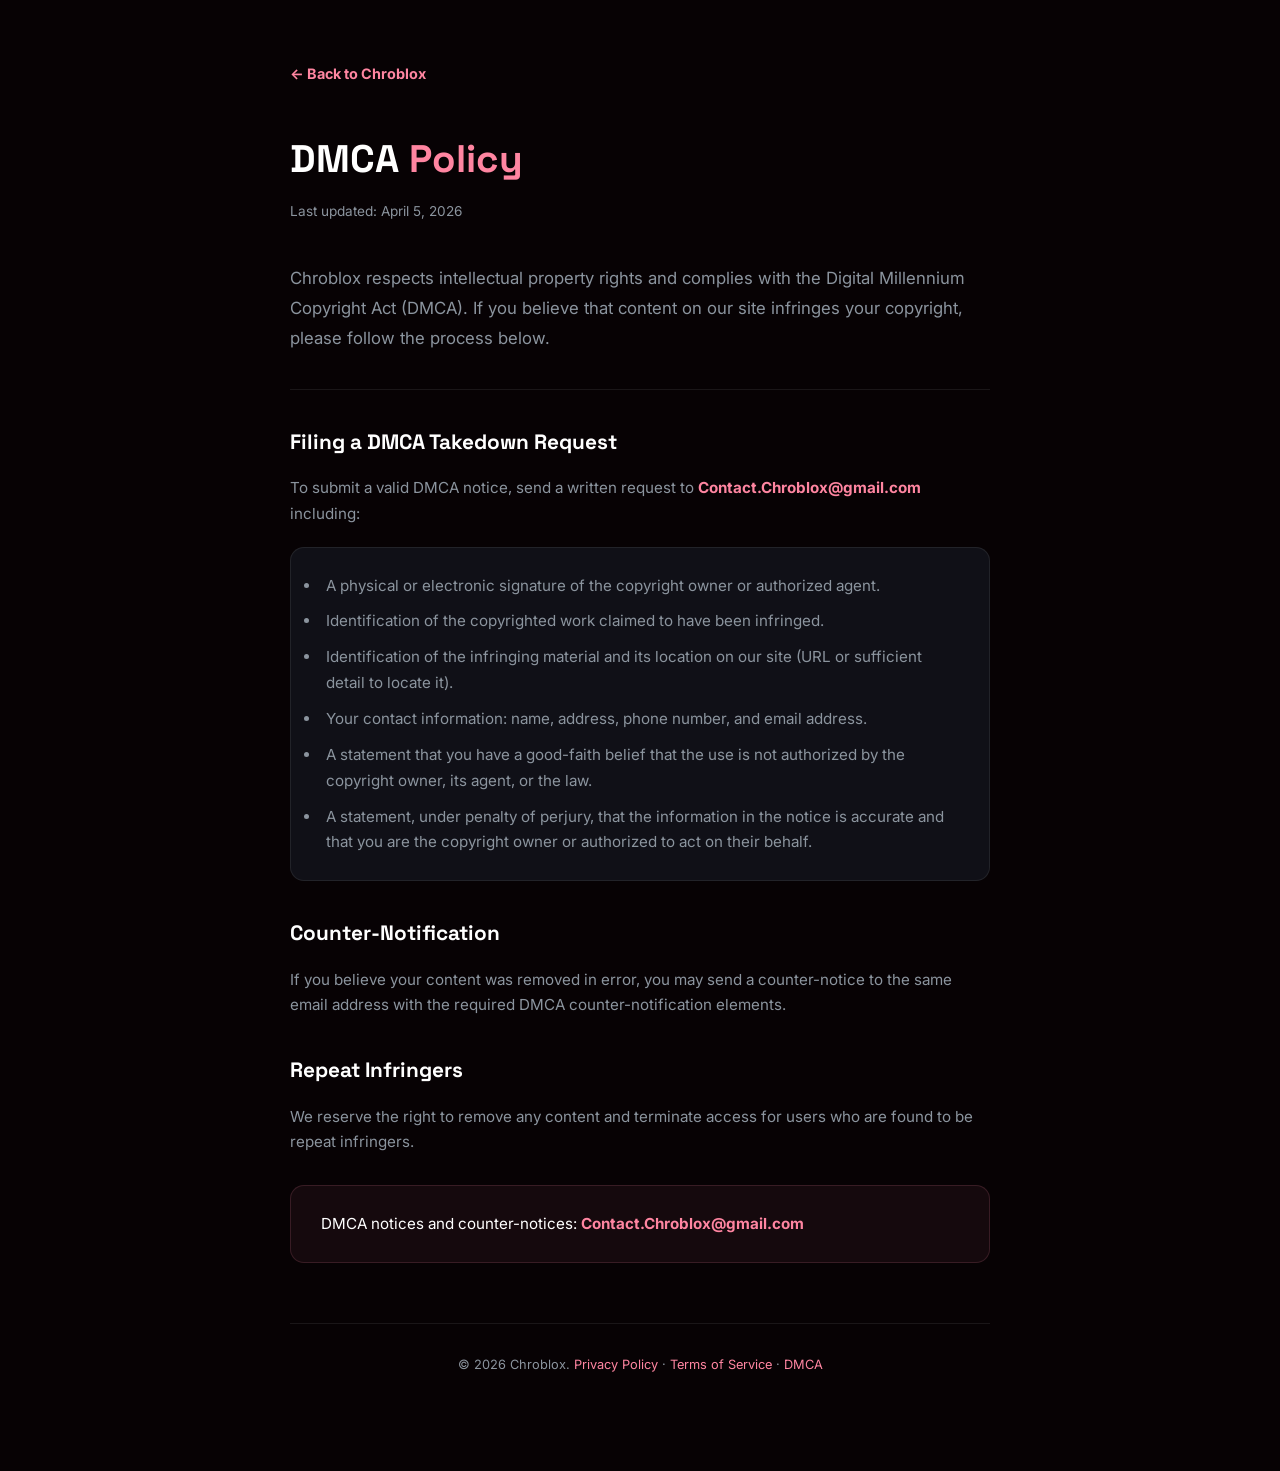
<file: public/dmca.html>
<!doctype html>
<html lang="en">
<head>
    <meta charset="utf-8" />
    <meta name="viewport" content="width=device-width, initial-scale=1.0" />
    <title>DMCA Policy | Chroblox</title>
    <meta name="description" content="Chroblox DMCA Copyright Policy" />
    <link rel="shortcut icon" href="favicon.ico" />
    <link href="https://fonts.googleapis.com/css2?family=Space+Grotesk:wght@400;500;600;700;900&family=Inter:wght@400;500;600;700;900&display=swap" rel="stylesheet">
    <style>
        * { box-sizing: border-box; margin: 0; padding: 0; }
        :root { --ac: #ff85a1; --bg: #070204; --surface: rgba(20,24,32,0.7); --border: rgba(255,255,255,0.08); --text: #ffffff; --text-muted: #8b949e; }
        body { font-family: 'Inter', sans-serif; background: var(--bg); color: var(--text); min-height: 100vh; line-height: 1.7; }
        
        .page-wrap { max-width: 760px; margin: 0 auto; padding: 60px 30px 80px; }
        
        .back-link { display: inline-flex; align-items: center; gap: 8px; color: var(--ac); text-decoration: none; font-weight: 700; font-size: 0.9rem; margin-bottom: 40px; transition: opacity 0.2s; }
        .back-link:hover { opacity: 0.8; }
        
        h1 { font-family: 'Space Grotesk', sans-serif; font-size: 2.4rem; font-weight: 900; margin-bottom: 8px; }
        h1 span { color: var(--ac); }
        .updated { color: var(--text-muted); font-size: 0.85rem; margin-bottom: 40px; display: block; }
        
        .intro { color: var(--text-muted); font-size: 1.05rem; line-height: 1.8; margin-bottom: 35px; padding-bottom: 35px; border-bottom: 1px solid var(--border); }
        
        h2 { font-family: 'Space Grotesk', sans-serif; font-size: 1.3rem; font-weight: 800; margin: 35px 0 15px; color: var(--text); }
        
        p { color: var(--text-muted); margin-bottom: 15px; font-size: 0.95rem; }
        
        .requirements { background: var(--surface); border: 1px solid var(--border); border-radius: 14px; padding: 25px 30px; margin: 20px 0 30px; }
        .requirements li { color: var(--text-muted); font-size: 0.95rem; margin-bottom: 10px; padding-left: 5px; }
        .requirements li:last-child { margin-bottom: 0; }
        
        .contact-box { background: rgba(255,133,161,0.06); border: 1px solid rgba(255,133,161,0.15); border-radius: 14px; padding: 25px 30px; margin-top: 30px; }
        .contact-box p { color: var(--text); margin: 0; }
        .contact-box a { color: var(--ac); text-decoration: none; font-weight: 700; }
        .contact-box a:hover { text-decoration: underline; }
        
        .footer { margin-top: 60px; padding-top: 30px; border-top: 1px solid var(--border); text-align: center; }
        .footer p { color: var(--text-muted); font-size: 0.8rem; }
        .footer a { color: var(--ac); text-decoration: none; }
    </style>
</head>
<body>
    <div class="page-wrap">
        <a href="/" class="back-link">← Back to Chroblox</a>
        
        <h1>DMCA <span>Policy</span></h1>
        <span class="updated">Last updated: April 5, 2026</span>
        
        <p class="intro">Chroblox respects intellectual property rights and complies with the Digital Millennium Copyright Act (DMCA). If you believe that content on our site infringes your copyright, please follow the process below.</p>
        
        <h2>Filing a DMCA Takedown Request</h2>
        <p>To submit a valid DMCA notice, send a written request to <a href="mailto:Contact.Chroblox@gmail.com" style="color:var(--ac); text-decoration:none; font-weight:700;">Contact.Chroblox@gmail.com</a> including:</p>
        
        <div class="requirements">
            <ul>
                <li>A physical or electronic signature of the copyright owner or authorized agent.</li>
                <li>Identification of the copyrighted work claimed to have been infringed.</li>
                <li>Identification of the infringing material and its location on our site (URL or sufficient detail to locate it).</li>
                <li>Your contact information: name, address, phone number, and email address.</li>
                <li>A statement that you have a good-faith belief that the use is not authorized by the copyright owner, its agent, or the law.</li>
                <li>A statement, under penalty of perjury, that the information in the notice is accurate and that you are the copyright owner or authorized to act on their behalf.</li>
            </ul>
        </div>
        
        <h2>Counter-Notification</h2>
        <p>If you believe your content was removed in error, you may send a counter-notice to the same email address with the required DMCA counter-notification elements.</p>
        
        <h2>Repeat Infringers</h2>
        <p>We reserve the right to remove any content and terminate access for users who are found to be repeat infringers.</p>
        
        <div class="contact-box">
            <p>DMCA notices and counter-notices: <a href="mailto:Contact.Chroblox@gmail.com">Contact.Chroblox@gmail.com</a></p>
        </div>
        
        <div class="footer">
            <p>© 2026 Chroblox. <a href="/privacy.html">Privacy Policy</a> · <a href="/tos.html">Terms of Service</a> · <a href="/dmca.html">DMCA</a></p>
        </div>
    </div>
</body>
</html>
</file>
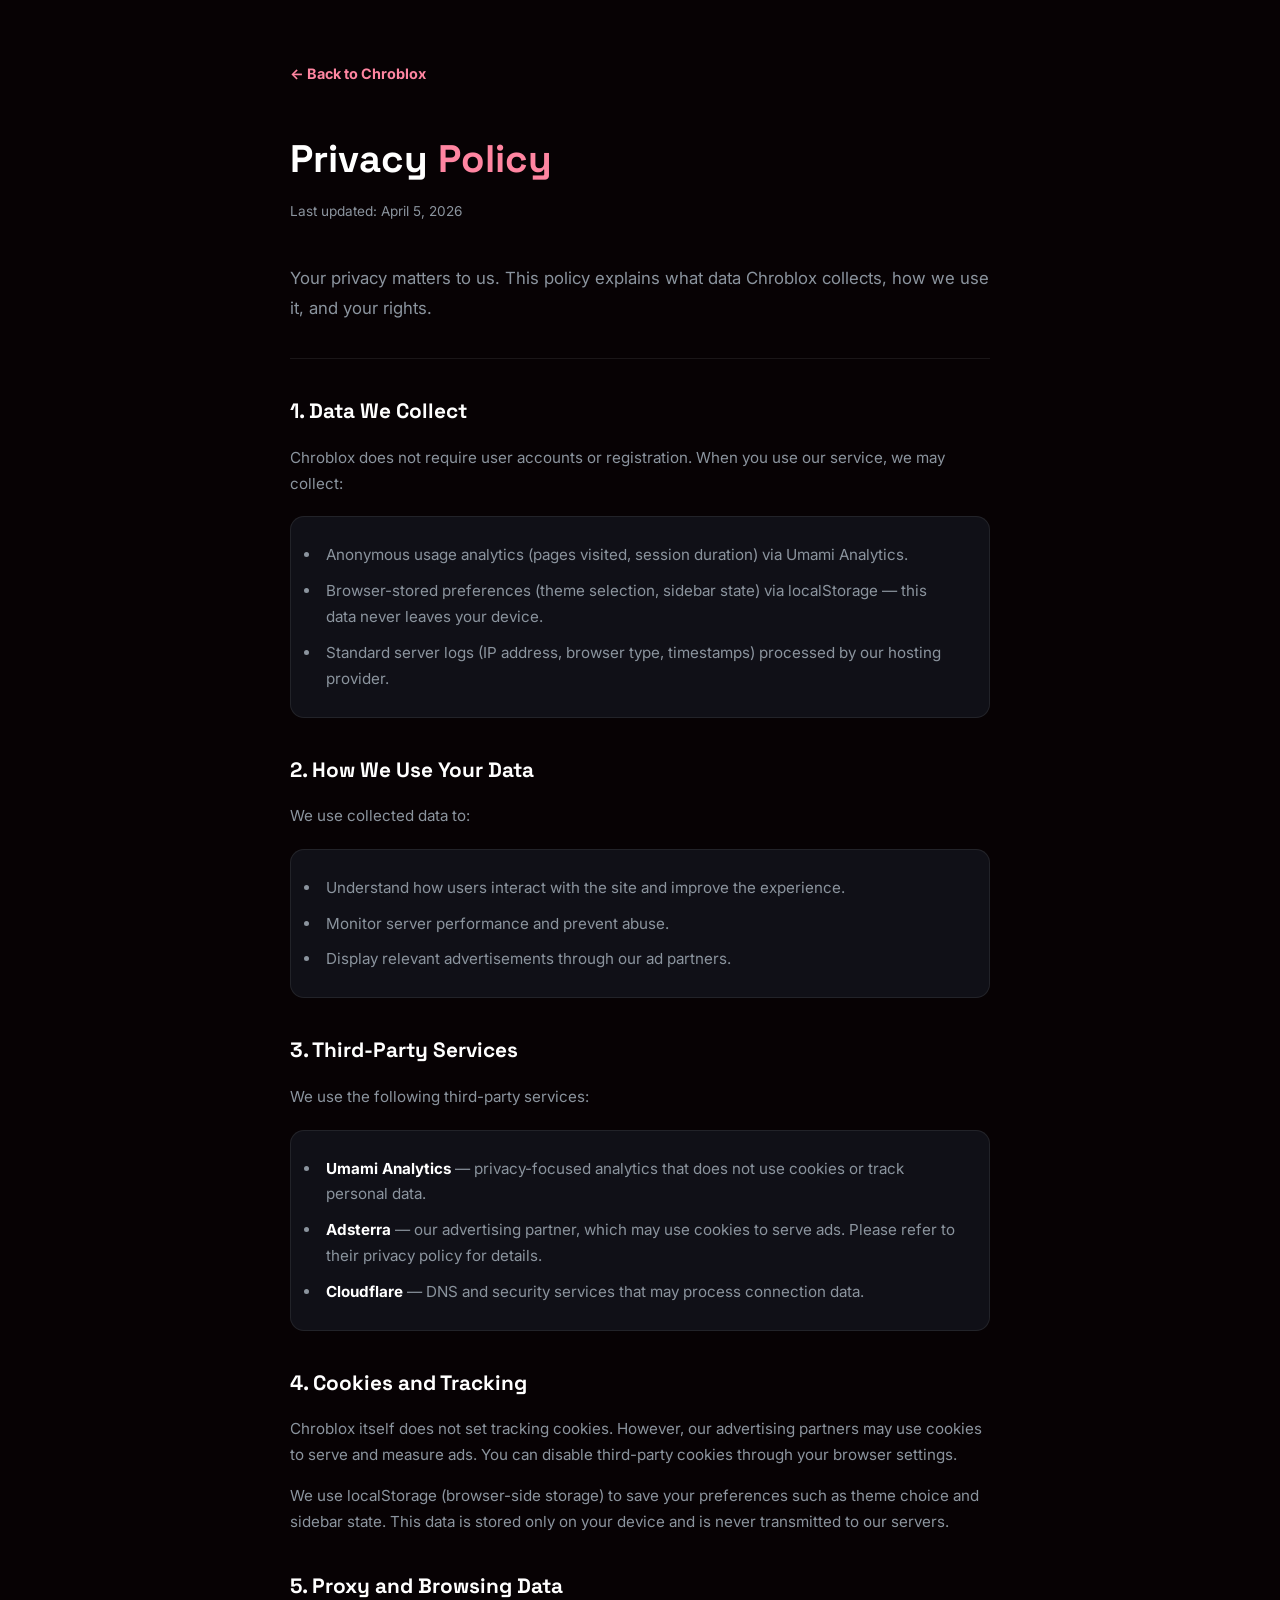
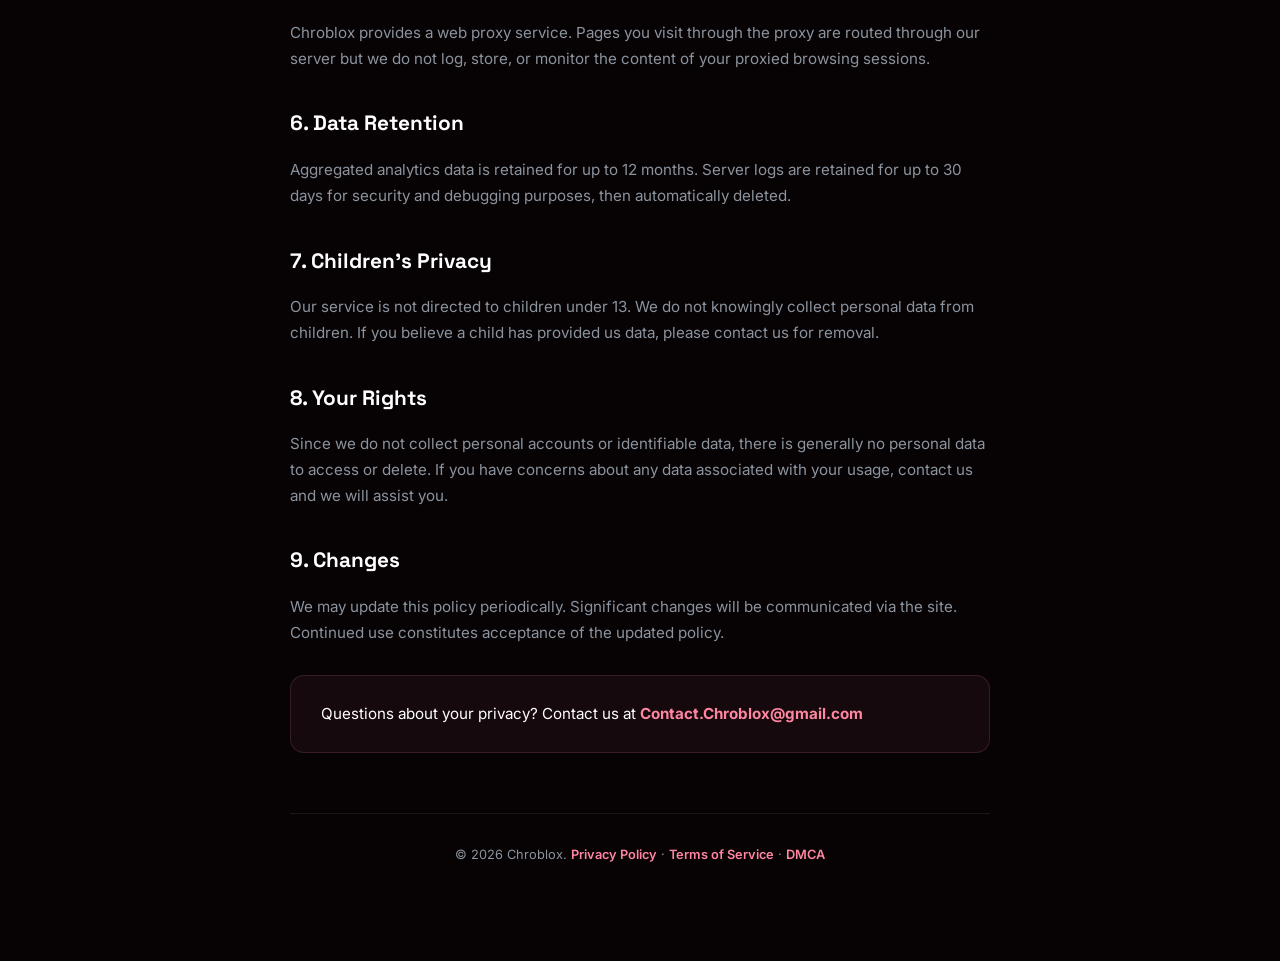
<file: public/privacy.html>
<!doctype html>
<html lang="en">
<head>
    <meta charset="utf-8" />
    <meta name="viewport" content="width=device-width, initial-scale=1.0" />
    <title>Privacy Policy | Chroblox</title>
    <meta name="description" content="Chroblox Privacy Policy" />
    <link rel="shortcut icon" href="favicon.ico" />
    <link href="https://fonts.googleapis.com/css2?family=Space+Grotesk:wght@400;500;600;700;900&family=Inter:wght@400;500;600;700;900&display=swap" rel="stylesheet">
    <style>
        * { box-sizing: border-box; margin: 0; padding: 0; }
        :root { --ac: #ff85a1; --bg: #070204; --surface: rgba(20,24,32,0.7); --border: rgba(255,255,255,0.08); --text: #ffffff; --text-muted: #8b949e; }
        body { font-family: 'Inter', sans-serif; background: var(--bg); color: var(--text); min-height: 100vh; line-height: 1.7; }
        
        .page-wrap { max-width: 760px; margin: 0 auto; padding: 60px 30px 80px; }
        
        .back-link { display: inline-flex; align-items: center; gap: 8px; color: var(--ac); text-decoration: none; font-weight: 700; font-size: 0.9rem; margin-bottom: 40px; transition: opacity 0.2s; }
        .back-link:hover { opacity: 0.8; }
        
        h1 { font-family: 'Space Grotesk', sans-serif; font-size: 2.4rem; font-weight: 900; margin-bottom: 8px; }
        h1 span { color: var(--ac); }
        .updated { color: var(--text-muted); font-size: 0.85rem; margin-bottom: 40px; display: block; }
        
        .intro { color: var(--text-muted); font-size: 1.05rem; line-height: 1.8; margin-bottom: 35px; padding-bottom: 35px; border-bottom: 1px solid var(--border); }
        
        h2 { font-family: 'Space Grotesk', sans-serif; font-size: 1.3rem; font-weight: 800; margin: 35px 0 15px; color: var(--text); }
        
        p { color: var(--text-muted); margin-bottom: 15px; font-size: 0.95rem; }
        
        .section { background: var(--surface); border: 1px solid var(--border); border-radius: 14px; padding: 25px 30px; margin: 20px 0 30px; }
        .section li { color: var(--text-muted); font-size: 0.95rem; margin-bottom: 10px; padding-left: 5px; }
        .section li:last-child { margin-bottom: 0; }
        
        .contact-box { background: rgba(255,133,161,0.06); border: 1px solid rgba(255,133,161,0.15); border-radius: 14px; padding: 25px 30px; margin-top: 30px; }
        .contact-box p { color: var(--text); margin: 0; }
        .contact-box a { color: var(--ac); text-decoration: none; font-weight: 700; }
        .contact-box a:hover { text-decoration: underline; }
        
        a { color: var(--ac); text-decoration: none; font-weight: 600; }
        
        .footer { margin-top: 60px; padding-top: 30px; border-top: 1px solid var(--border); text-align: center; }
        .footer p { color: var(--text-muted); font-size: 0.8rem; }
        .footer a { color: var(--ac); text-decoration: none; }
    </style>
</head>
<body>
    <div class="page-wrap">
        <a href="/" class="back-link">← Back to Chroblox</a>
        
        <h1>Privacy <span>Policy</span></h1>
        <span class="updated">Last updated: April 5, 2026</span>
        
        <p class="intro">Your privacy matters to us. This policy explains what data Chroblox collects, how we use it, and your rights.</p>
        
        <h2>1. Data We Collect</h2>
        <p>Chroblox does not require user accounts or registration. When you use our service, we may collect:</p>
        <div class="section">
            <ul>
                <li>Anonymous usage analytics (pages visited, session duration) via Umami Analytics.</li>
                <li>Browser-stored preferences (theme selection, sidebar state) via localStorage — this data never leaves your device.</li>
                <li>Standard server logs (IP address, browser type, timestamps) processed by our hosting provider.</li>
            </ul>
        </div>
        
        <h2>2. How We Use Your Data</h2>
        <p>We use collected data to:</p>
        <div class="section">
            <ul>
                <li>Understand how users interact with the site and improve the experience.</li>
                <li>Monitor server performance and prevent abuse.</li>
                <li>Display relevant advertisements through our ad partners.</li>
            </ul>
        </div>
        
        <h2>3. Third-Party Services</h2>
        <p>We use the following third-party services:</p>
        <div class="section">
            <ul>
                <li><strong style="color:var(--text);">Umami Analytics</strong> — privacy-focused analytics that does not use cookies or track personal data.</li>
                <li><strong style="color:var(--text);">Adsterra</strong> — our advertising partner, which may use cookies to serve ads. Please refer to their privacy policy for details.</li>
                <li><strong style="color:var(--text);">Cloudflare</strong> — DNS and security services that may process connection data.</li>
            </ul>
        </div>
        
        <h2>4. Cookies and Tracking</h2>
        <p>Chroblox itself does not set tracking cookies. However, our advertising partners may use cookies to serve and measure ads. You can disable third-party cookies through your browser settings.</p>
        <p>We use localStorage (browser-side storage) to save your preferences such as theme choice and sidebar state. This data is stored only on your device and is never transmitted to our servers.</p>
        
        <h2>5. Proxy and Browsing Data</h2>
        <p>Chroblox provides a web proxy service. Pages you visit through the proxy are routed through our server but we do not log, store, or monitor the content of your proxied browsing sessions.</p>
        
        <h2>6. Data Retention</h2>
        <p>Aggregated analytics data is retained for up to 12 months. Server logs are retained for up to 30 days for security and debugging purposes, then automatically deleted.</p>
        
        <h2>7. Children's Privacy</h2>
        <p>Our service is not directed to children under 13. We do not knowingly collect personal data from children. If you believe a child has provided us data, please contact us for removal.</p>
        
        <h2>8. Your Rights</h2>
        <p>Since we do not collect personal accounts or identifiable data, there is generally no personal data to access or delete. If you have concerns about any data associated with your usage, contact us and we will assist you.</p>
        
        <h2>9. Changes</h2>
        <p>We may update this policy periodically. Significant changes will be communicated via the site. Continued use constitutes acceptance of the updated policy.</p>
        
        <div class="contact-box">
            <p>Questions about your privacy? Contact us at <a href="mailto:Contact.Chroblox@gmail.com">Contact.Chroblox@gmail.com</a></p>
        </div>
        
        <div class="footer">
            <p>© 2026 Chroblox. <a href="/privacy.html">Privacy Policy</a> · <a href="/tos.html">Terms of Service</a> · <a href="/dmca.html">DMCA</a></p>
        </div>
    </div>
</body>
</html>
</file>
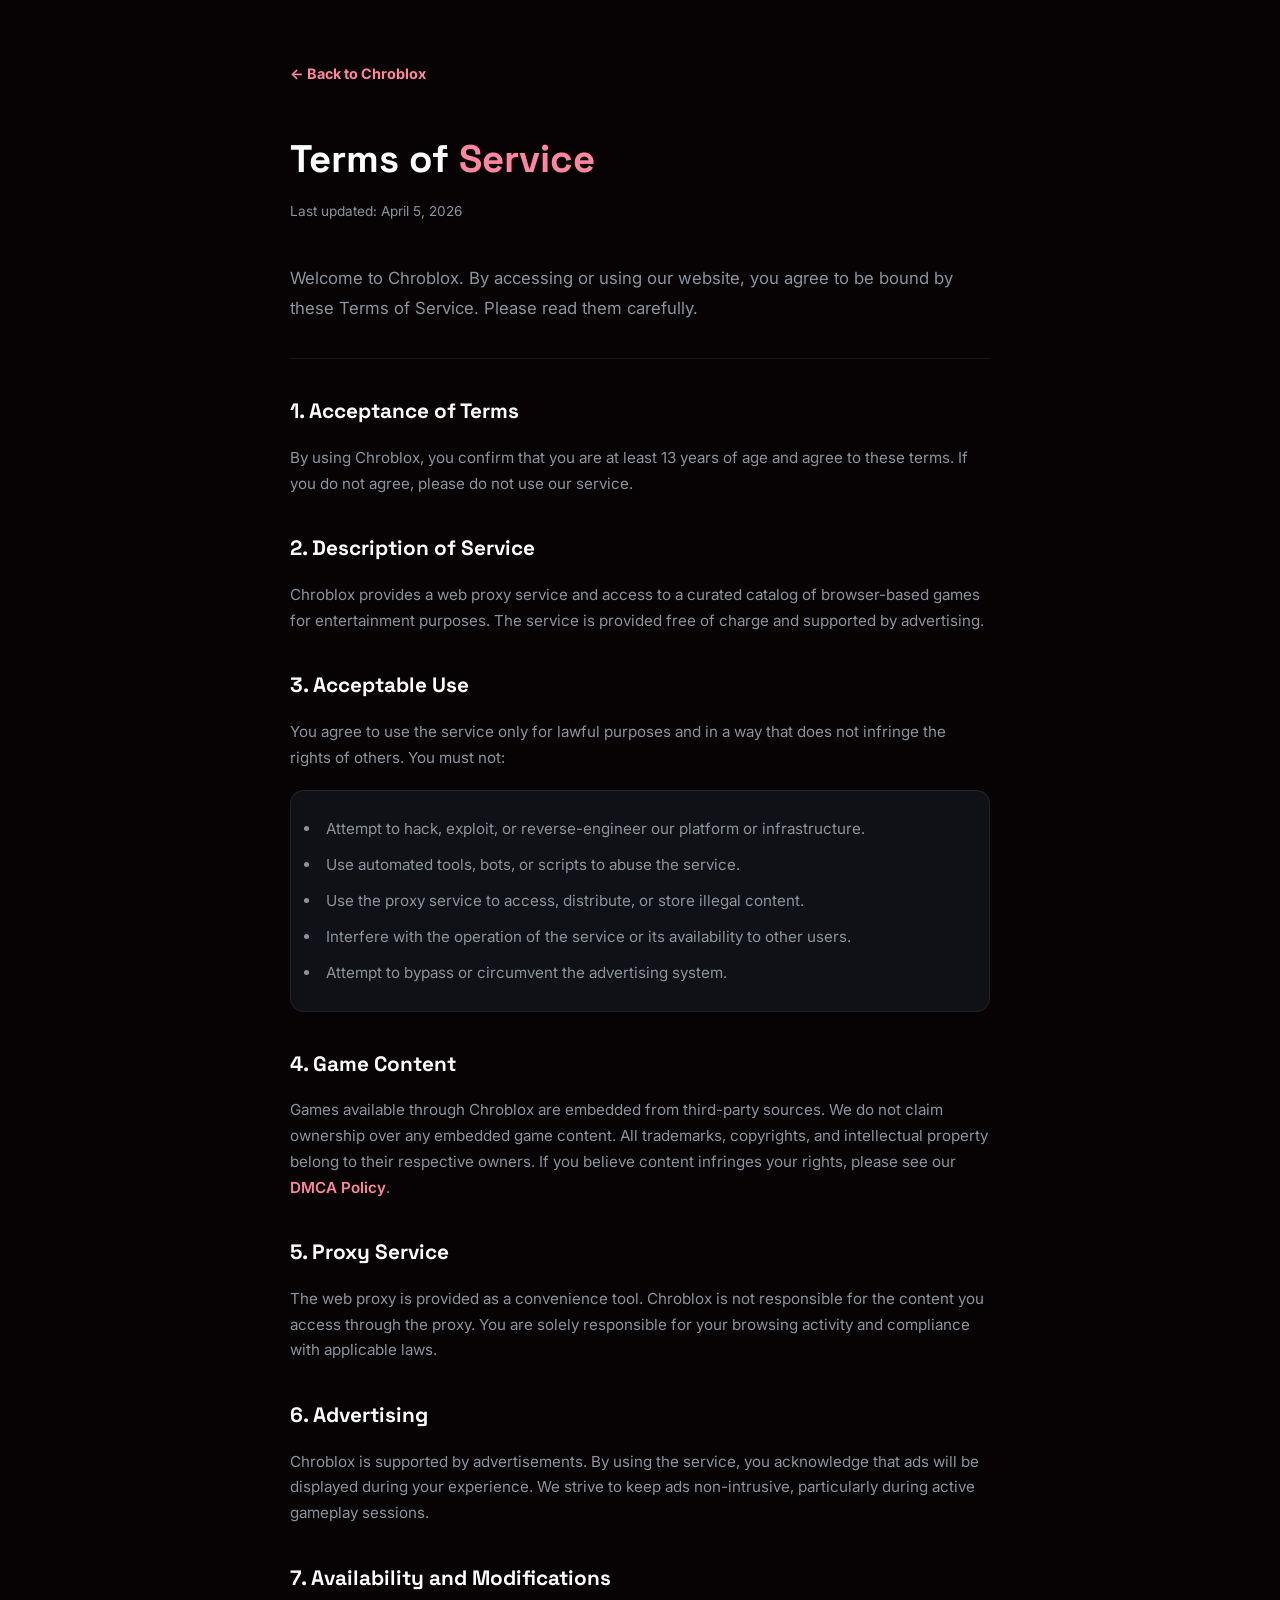
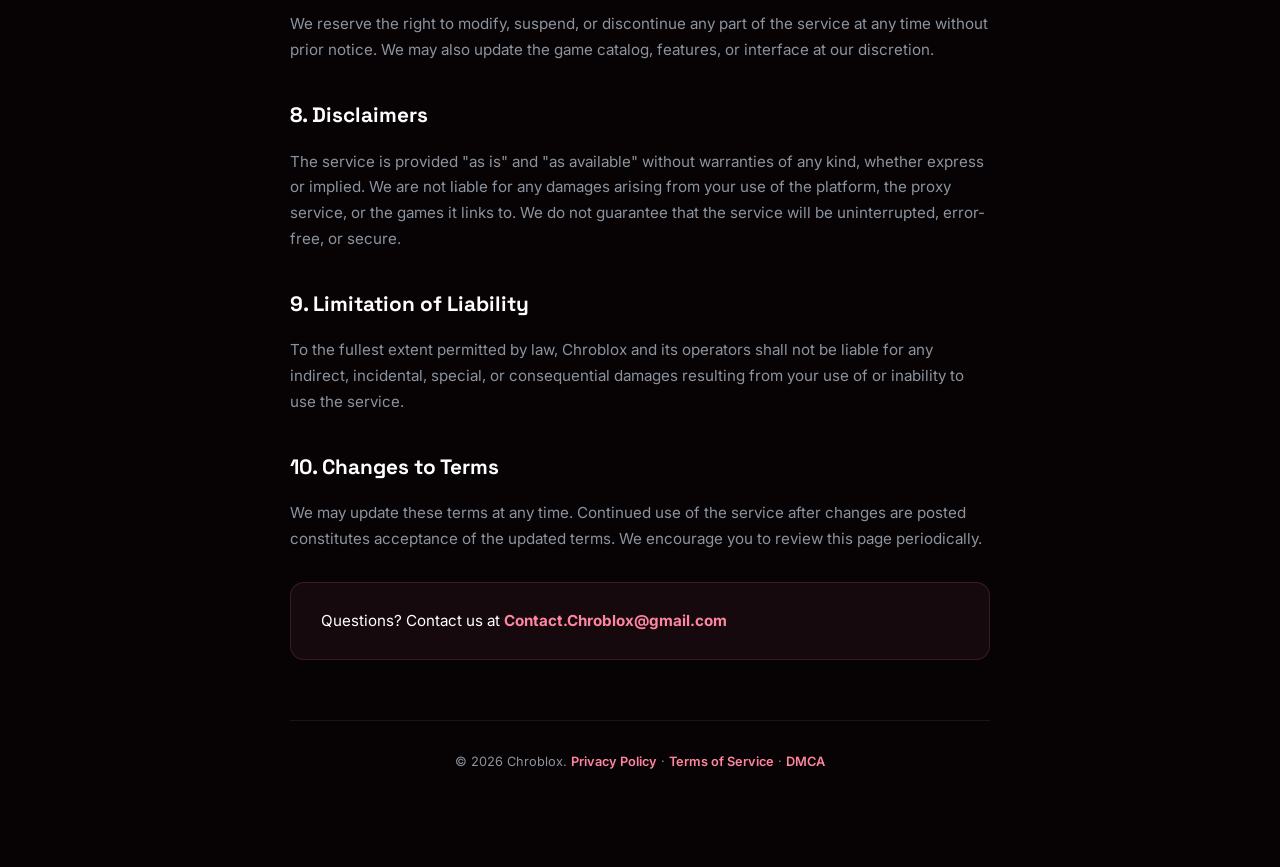
<file: public/tos.html>
<!doctype html>
<html lang="en">
<head>
    <meta charset="utf-8" />
    <meta name="viewport" content="width=device-width, initial-scale=1.0" />
    <title>Terms of Service | Chroblox</title>
    <meta name="description" content="Chroblox Terms of Service" />
    <link rel="shortcut icon" href="favicon.ico" />
    <link href="https://fonts.googleapis.com/css2?family=Space+Grotesk:wght@400;500;600;700;900&family=Inter:wght@400;500;600;700;900&display=swap" rel="stylesheet">
    <style>
        * { box-sizing: border-box; margin: 0; padding: 0; }
        :root { --ac: #ff85a1; --bg: #070204; --surface: rgba(20,24,32,0.7); --border: rgba(255,255,255,0.08); --text: #ffffff; --text-muted: #8b949e; }
        body { font-family: 'Inter', sans-serif; background: var(--bg); color: var(--text); min-height: 100vh; line-height: 1.7; }
        
        .page-wrap { max-width: 760px; margin: 0 auto; padding: 60px 30px 80px; }
        
        .back-link { display: inline-flex; align-items: center; gap: 8px; color: var(--ac); text-decoration: none; font-weight: 700; font-size: 0.9rem; margin-bottom: 40px; transition: opacity 0.2s; }
        .back-link:hover { opacity: 0.8; }
        
        h1 { font-family: 'Space Grotesk', sans-serif; font-size: 2.4rem; font-weight: 900; margin-bottom: 8px; }
        h1 span { color: var(--ac); }
        .updated { color: var(--text-muted); font-size: 0.85rem; margin-bottom: 40px; display: block; }
        
        .intro { color: var(--text-muted); font-size: 1.05rem; line-height: 1.8; margin-bottom: 35px; padding-bottom: 35px; border-bottom: 1px solid var(--border); }
        
        h2 { font-family: 'Space Grotesk', sans-serif; font-size: 1.3rem; font-weight: 800; margin: 35px 0 15px; color: var(--text); }
        
        p { color: var(--text-muted); margin-bottom: 15px; font-size: 0.95rem; }
        
        .section { background: var(--surface); border: 1px solid var(--border); border-radius: 14px; padding: 25px 30px; margin: 20px 0 30px; }
        .section li { color: var(--text-muted); font-size: 0.95rem; margin-bottom: 10px; padding-left: 5px; }
        .section li:last-child { margin-bottom: 0; }
        
        .contact-box { background: rgba(255,133,161,0.06); border: 1px solid rgba(255,133,161,0.15); border-radius: 14px; padding: 25px 30px; margin-top: 30px; }
        .contact-box p { color: var(--text); margin: 0; }
        .contact-box a { color: var(--ac); text-decoration: none; font-weight: 700; }
        .contact-box a:hover { text-decoration: underline; }
        
        a { color: var(--ac); text-decoration: none; font-weight: 600; }
        
        .footer { margin-top: 60px; padding-top: 30px; border-top: 1px solid var(--border); text-align: center; }
        .footer p { color: var(--text-muted); font-size: 0.8rem; }
        .footer a { color: var(--ac); text-decoration: none; }
    </style>
</head>
<body>
    <div class="page-wrap">
        <a href="/" class="back-link">← Back to Chroblox</a>
        
        <h1>Terms of <span>Service</span></h1>
        <span class="updated">Last updated: April 5, 2026</span>
        
        <p class="intro">Welcome to Chroblox. By accessing or using our website, you agree to be bound by these Terms of Service. Please read them carefully.</p>
        
        <h2>1. Acceptance of Terms</h2>
        <p>By using Chroblox, you confirm that you are at least 13 years of age and agree to these terms. If you do not agree, please do not use our service.</p>
        
        <h2>2. Description of Service</h2>
        <p>Chroblox provides a web proxy service and access to a curated catalog of browser-based games for entertainment purposes. The service is provided free of charge and supported by advertising.</p>
        
        <h2>3. Acceptable Use</h2>
        <p>You agree to use the service only for lawful purposes and in a way that does not infringe the rights of others. You must not:</p>
        <div class="section">
            <ul>
                <li>Attempt to hack, exploit, or reverse-engineer our platform or infrastructure.</li>
                <li>Use automated tools, bots, or scripts to abuse the service.</li>
                <li>Use the proxy service to access, distribute, or store illegal content.</li>
                <li>Interfere with the operation of the service or its availability to other users.</li>
                <li>Attempt to bypass or circumvent the advertising system.</li>
            </ul>
        </div>
        
        <h2>4. Game Content</h2>
        <p>Games available through Chroblox are embedded from third-party sources. We do not claim ownership over any embedded game content. All trademarks, copyrights, and intellectual property belong to their respective owners. If you believe content infringes your rights, please see our <a href="/dmca.html">DMCA Policy</a>.</p>
        
        <h2>5. Proxy Service</h2>
        <p>The web proxy is provided as a convenience tool. Chroblox is not responsible for the content you access through the proxy. You are solely responsible for your browsing activity and compliance with applicable laws.</p>
        
        <h2>6. Advertising</h2>
        <p>Chroblox is supported by advertisements. By using the service, you acknowledge that ads will be displayed during your experience. We strive to keep ads non-intrusive, particularly during active gameplay sessions.</p>
        
        <h2>7. Availability and Modifications</h2>
        <p>We reserve the right to modify, suspend, or discontinue any part of the service at any time without prior notice. We may also update the game catalog, features, or interface at our discretion.</p>
        
        <h2>8. Disclaimers</h2>
        <p>The service is provided "as is" and "as available" without warranties of any kind, whether express or implied. We are not liable for any damages arising from your use of the platform, the proxy service, or the games it links to. We do not guarantee that the service will be uninterrupted, error-free, or secure.</p>
        
        <h2>9. Limitation of Liability</h2>
        <p>To the fullest extent permitted by law, Chroblox and its operators shall not be liable for any indirect, incidental, special, or consequential damages resulting from your use of or inability to use the service.</p>
        
        <h2>10. Changes to Terms</h2>
        <p>We may update these terms at any time. Continued use of the service after changes are posted constitutes acceptance of the updated terms. We encourage you to review this page periodically.</p>
        
        <div class="contact-box">
            <p>Questions? Contact us at <a href="mailto:Contact.Chroblox@gmail.com">Contact.Chroblox@gmail.com</a></p>
        </div>
        
        <div class="footer">
            <p>© 2026 Chroblox. <a href="/privacy.html">Privacy Policy</a> · <a href="/tos.html">Terms of Service</a> · <a href="/dmca.html">DMCA</a></p>
        </div>
    </div>
</body>
</html>
</file>
<file: public/index.css>
@import url("https://fonts.googleapis.com/css2?family=Inter:wght@400;500;600;700;900&family=Space+Grotesk:wght@400;500;600;700;900&display=swap");

/* ── THEME ENGINE ARCHITECTURE ── */
:root {
  --ac: #ff85a1; 
  --ag: rgba(255,133,161,0.6); 
  --nb: rgba(255,133,161,0.12);
}

[data-mode="dark"] {
  --bg: #0a0c10; --surface-rgb: 20, 24, 32; --surface-solid: #141820; 
  --border: rgba(255, 255, 255, 0.08); --border2: rgba(255, 255, 255, 0.15);
  --text: #ffffff; --text-muted: #8b949e;
  --surface: rgba(var(--surface-rgb), 0.7);
  --surface2: rgba(var(--surface-rgb), 0.9);
  --aura-op: 0.35;
  --sh: 0 10px 30px rgba(0,0,0,0.5);
}

[data-mode="light"] {
  --surface-rgb: 255, 255, 255; --surface-solid: #ffffff;
  --border: rgba(0,0,0,0.1); --border2: rgba(0,0,0,0.2);
  --text: #000000; 
  --text-muted: #4b5563; 
  --surface: rgba(var(--surface-rgb), 0.7);
  --surface2: rgba(var(--surface-rgb), 0.9);
  --aura-op: 0.08;
  --sh: 0 15px 40px rgba(0,0,0,0.08);
}

[data-mode="light"][data-theme="sakura"] { --bg: #fff2f5; }
[data-mode="light"][data-theme="blue"]   { --bg: #f0f9ff; }
[data-mode="light"][data-theme="gold"]   { --bg: #fffcf0; }
[data-mode="light"][data-theme="purple"] { --bg: #f9f5ff; }
[data-mode="light"][data-theme="green"]  { --bg: #f5fff8; }
[data-mode="light"][data-theme="dark"]   { --bg: #fff5f5; }

body {
    font-family: "Inter", Arial, sans-serif; margin: 0; background-color: var(--bg);
    color: var(--text); overflow: hidden; transition: background-color 0.8s ease; width: 100%; height: 100%;
}

.ac { color: var(--ac); transition: color 0.5s; }

.mobile-toggle {
    display: none; position: fixed; top: 15px; left: 15px; z-index: 100000;
    background: var(--surface-solid); border: 1px solid var(--border); color: var(--text); 
    border-radius: 8px; padding: 8px 12px; cursor: pointer; font-size: 1.2rem; box-shadow: 0 4px 15px rgba(0,0,0,0.2);
}

.bg-layer { position: fixed; top: 0; left: 0; width: 100vw; height: 100vh; z-index: 0; pointer-events: none; transition: opacity 0.5s ease; }
#svg-bg-layer { z-index: -1; }
.flur { position: fixed; top: 0; left: 0; width: 100vw; height: 100vh; background: radial-gradient(circle at 80% 20%, var(--ag) 0%, transparent 50%); pointer-events: none; z-index: 1; opacity: var(--aura-op); transition: 0.8s; }

/* ── GLOBAL HEADER CONTROLS (INCLUDES NEW SUPPORT BUTTON) ── */
.stealth-controls { position: fixed; top: 25px; right: 30px; z-index: 99999; font-family: "Inter", Arial, sans-serif; display: flex; flex-direction: row; align-items: center; gap: 10px; }
.stealth-controls.hidden { display: none !important; }

/* The Sleek Violet Premium Support Button */
.support-btn-premium {
    background: linear-gradient(135deg, #8b5cf6 0%, #6366f1 100%);
    color: #ffffff;
    border: none;
    padding: 8px 16px 8px 12px;
    border-radius: 30px;
    font-size: 0.95rem;
    font-weight: 800;
    cursor: pointer;
    display: flex;
    align-items: center;
    gap: 10px;
    box-shadow: 0 4px 15px rgba(139, 92, 246, 0.4);
    transition: all 0.3s;
    font-family: inherit;
}
.support-btn-premium:hover {
    transform: translateY(-2px);
    box-shadow: 0 6px 20px rgba(139, 92, 246, 0.6);
    filter: brightness(1.1);
}
.click-badge {
    background: #ffffff;
    color: #7c3aed; /* Violet text to match background */
    padding: 3px 8px;
    border-radius: 12px;
    font-size: 0.75rem;
    font-weight: 900;
    text-transform: uppercase;
    box-shadow: 0 2px 5px rgba(0,0,0,0.15);
}
.heart-icon { font-size: 1.1rem; filter: drop-shadow(0 0 5px rgba(255,255,255,0.3)); animation: heartbeat 1.5s infinite; }
@keyframes heartbeat { 0%, 100% { transform: scale(1); } 50% { transform: scale(1.25); } }

/* Other Controls */
.stealth-pill-btn { background: var(--surface-solid); border: 1px solid var(--border); color: var(--text); padding: 10px 20px; border-radius: 30px; font-size: 0.95rem; font-weight: 700; cursor: pointer; display: flex; align-items: center; gap: 8px; transition: 0.2s; box-shadow: 0 4px 15px rgba(0,0,0,0.1); }
.stealth-pill-btn:hover { border-color: var(--ac); transform: translateY(-2px); box-shadow: 0 8px 20px rgba(0,0,0,0.2); }
.stealth-pill-btn.red-accent { background: #ff3b30; color: white; border: none; box-shadow: 0 5px 15px rgba(255,59,48,0.4); }
.stealth-pill-btn.red-accent:hover { background: #ff1a1a; box-shadow: 0 8px 25px rgba(255,59,48,0.6); }

.stealth-menu { position: absolute; top: 100%; right: 0; margin-top: 10px; background: var(--surface-solid); border: 1px solid var(--border); border-radius: 16px; padding: 10px; display: flex; flex-direction: column; gap: 5px; box-shadow: 0 15px 40px rgba(0,0,0,0.6); min-width: 200px; opacity: 1; transform: translateY(0); transition: all 0.2s ease; pointer-events: auto; }
.stealth-menu.hidden { opacity: 0; transform: translateY(-10px); pointer-events: none; }
.stealth-menu .m-item { background: transparent; color: var(--text); border: none; padding: 12px 18px; text-align: left; border-radius: 10px; cursor: pointer; font-size: 0.95rem; font-weight: 600; transition: all 0.2s; display: flex; align-items: center; gap: 12px; font-family: inherit;}
.stealth-menu .m-item:hover { background: var(--surface2); color: var(--ac); }
.stealth-menu .m-item.active { background: var(--nb); color: var(--ac); }

.webos-container { display: flex; height: 100vh; width: 100vw; max-width: 100%; position: relative; z-index: 10; }

.sidebar { width: 280px; background: rgba(var(--surface-rgb), 0.85); backdrop-filter: blur(20px); border-right: 1px solid var(--border); position: relative; flex-shrink: 0; z-index: 20; transition: width 0.3s cubic-bezier(0.4, 0, 0.2, 1); box-shadow: 5px 0 30px rgba(0, 0, 0, 0.4); }
.sidebar-inner { width: 100%; height: 100%; padding: 30px 20px; box-sizing: border-box; display: flex; flex-direction: column; }
.collapse-btn { position: absolute; top: 40px; right: -20px; width: 40px; height: 40px; border-radius: 50%; background: var(--ac); color: white; border: 4px solid var(--bg); display: flex; align-items: center; justify-content: center; cursor: pointer; z-index: 100; box-shadow: 0 4px 15px rgba(0,0,0,0.2); transition: transform 0.3s ease, filter 0.3s, background 0.5s; font-size: 1rem; padding: 0; }
.collapse-btn:hover { transform: scale(1.1); filter: brightness(1.2); }
.collapse-btn .chevron { transition: transform 0.3s; display: inline-block; }

.sidebar.collapsed { width: 85px; }
.sidebar.collapsed .sidebar-inner { padding: 30px 10px; }
.sidebar.collapsed .sidebar-text { display: none; }
.sidebar.collapsed .collapse-btn .chevron { transform: rotate(180deg); }
.sidebar.collapsed .brand { padding-left: 0; justify-content: center; }
.sidebar.collapsed .brand-logo { width: 40px !important; height: 40px !important; display: block !important; }
.sidebar.collapsed .bmark { display: none !important; }
.sidebar.collapsed .nav-item { justify-content: center; padding: 15px 0; }
.sidebar.collapsed .nav-item .icon { font-size: 1.5rem; margin: 0; }

/* ── SIDEBAR COLLAPSED WIDGET FIX ── */
/* Turns YT/Discord buttons into perfect 40x40 squares with no bulging */
.sidebar.collapsed .gd7-widget { padding: 10px; background: transparent; border: none; box-shadow: none; }
.sidebar.collapsed .yt-btn, 
.sidebar.collapsed .discord-btn { width: 44px; height: 44px; padding: 0; display: flex; align-items: center; justify-content: center; border-radius: 12px; margin: 0 auto; box-sizing: border-box;}
.sidebar.collapsed .official-icon { margin: 0; }

.brand { display: flex; align-items: center; gap: 15px; margin-bottom: 50px; padding-left: 5px; overflow: hidden; font-family: "Space Grotesk", sans-serif; }
.brand-logo { width: 45px; height: 45px; object-fit: contain; flex-shrink: 0; background: transparent; border: none; box-shadow: none; border-radius: 0; }
.bmark { width: 40px; height: 40px; background: var(--ac); border-radius: 9px; display: flex; align-items: center; justify-content: center; font-weight: 900; font-size: 1.2rem; box-shadow: 0 0 22px var(--ag); transition: background 0.8s, box-shadow 0.8s; color: #fff; }

.sidebar-text { margin: 0; font-size: 1.2rem; font-weight: 600; letter-spacing: 0; font-family: "Inter", sans-serif; }

.nav-menu { display: flex; flex-direction: column; gap: 8px; }
.nav-item { background: transparent; border: none; color: var(--text-muted); text-align: left; padding: 12px 18px; font-size: 1rem; font-weight: 500; font-family: "Inter", sans-serif; border-radius: 12px; cursor: pointer; transition: all 0.2s ease; display: flex; align-items: center; gap: 12px; white-space: nowrap; overflow: hidden; }
.nav-item:hover { background: var(--surface2); color: var(--text); }
.nav-item.active { background: linear-gradient(90deg, var(--nb), transparent); color: var(--ac); border-left: 4px solid var(--ac); }

.sidebar-widgets { margin-top: auto; display: flex; flex-direction: column; gap: 15px; overflow: hidden; padding-bottom: 20px;}
.gd7-widget { background: linear-gradient(135deg, #1f0505, #3a0000); border: 1px solid #5a1010; padding: 25px 20px; border-radius: 16px; text-align: center; box-shadow: 0 10px 30px rgba(255, 0, 0, 0.15); transition: transform 0.3s, box-shadow 0.3s; }
.gd7-widget:hover { transform: translateY(-5px); box-shadow: 0 15px 40px rgba(255, 0, 0, 0.25); }
.widget-title { margin: 0 0 15px 0; color: #ffb3b3; font-size: 0.8rem; text-transform: uppercase; letter-spacing: 1px; font-weight: 700; white-space: nowrap;}
.yt-btn { display: flex; justify-content: center; align-items: center; background: #ff0000; color: white; text-decoration: none; padding: 12px 0; border-radius: 8px; font-weight: 700; font-size: 1rem; transition: background 0.2s; }

.discord-widget { background: linear-gradient(135deg, #050a1f, #000a3a); border: 1px solid #101a5a; box-shadow: 0 0 15px rgba(0, 0, 255, 0.4); transition: box-shadow 0.3s ease; }
.discord-widget:hover { box-shadow: 0 0 30px rgba(0, 0, 255, 0.8); }
.discord-btn { display: flex; justify-content: center; align-items: center; background: #5865F2; color: white; text-decoration: none; padding: 12px 0; border-radius: 8px; font-weight: 700; font-size: 1rem; transition: background 0.2s; }

.workspace { flex-grow: 1; display: flex; flex-direction: column; background: transparent; position: relative; overflow: hidden; height: 100vh; width: 100%; }
.view-section { width: 100%; height: 100%; display: flex; flex-direction: column; align-items: center; justify-content: flex-start; opacity: 1; transition: opacity 0.3s ease; z-index: 1; box-sizing: border-box; overflow-y: auto; padding: 60px; }
.view-section.hidden { display: none !important; opacity: 0; }

#view-launch { display: flex; flex-direction: column; justify-content: center; align-items: center; padding: 0 20px; }
.launch-center { width: 100%; max-width: 800px; display: flex; flex-direction: column; align-items: center; justify-content: center; text-align: center; box-sizing: border-box; margin: auto; }

.system-title { font-size: 5.5rem; font-weight: 900; margin: 0; letter-spacing: -2px; text-shadow: 0 5px 20px rgba(0,0,0,0.2); font-family: "Inter", sans-serif; white-space: nowrap; }
.version-text { color: var(--text); font-weight: 900; font-size: 5.5rem; font-family: "Inter", sans-serif; }
.subtitle { color: var(--text-muted); font-size: 1.1rem; font-weight: 500; margin: 5px 0 35px 0; }

.search-box { display: flex; width: 100%; max-width: 600px; margin: 0 auto 30px auto; gap: 15px; }
#sj-address { flex-grow: 1; background: rgba(var(--surface-rgb), 0.8); border: 2px solid var(--border2); color: var(--text); padding: 22px 30px; border-radius: 16px; font-size: 1.2rem; font-weight: 500; font-family: inherit; outline: none; transition: all 0.3s ease; width: 100%; box-shadow: inset 0 2px 10px rgba(0,0,0,0.05); }
#sj-address:focus { border-color: var(--ac); background: var(--surface-solid); box-shadow: 0 0 25px var(--ag); }
.launch-btn { background: var(--ac); border: none; color: white; font-weight: 800; font-size: 1.2rem; padding: 0 40px; border-radius: 16px; cursor: pointer; transition: all 0.2s; letter-spacing: 1px; box-shadow: 0 10px 20px rgba(0,0,0,0.1); }
.launch-btn:hover { filter: brightness(1.1); transform: translateY(-2px); box-shadow: 0 12px 25px var(--ag); }

.cherri-links { display: flex; gap: 20px; flex-wrap: wrap; justify-content: center; width: 100%; margin-top: 10px;}
.cherri-card { background: rgba(var(--surface-rgb), 0.8); border: 1px solid var(--border); box-shadow: 0 4px 15px rgba(0,0,0,0.1); border-radius: 20px; width: 115px; height: 115px; display: flex; flex-direction: column; align-items: center; justify-content: center; gap: 12px; cursor: pointer; transition: all 0.2s ease; }
@media (hover: hover) { .cherri-card:hover { background: var(--surface-solid); border-color: var(--ac); transform: translateY(-5px); box-shadow: 0 12px 30px rgba(0,0,0,0.2); } }
.cherri-icon { display: flex; align-items: center; justify-content: center; }
.cherri-text { color: var(--text); font-family: inherit; font-size: 0.95rem; font-weight: 700; }

.floating-exit-btn { position: absolute; top: 20px; left: 20px; z-index: 9999; background: rgba(0,0,0,0.6); backdrop-filter: blur(10px); border: 1px solid rgba(255,255,255,0.2); color: white; padding: 12px 24px; border-radius: 30px; cursor: grab; font-weight: 800; font-family: "Inter", sans-serif; transition: opacity 0.3s ease, transform 0.2s ease, background 0.2s ease; user-select: none; opacity: 0.6; }
.floating-exit-btn:hover { background: var(--ac); border-color: var(--ac); transform: scale(1.05); opacity: 1; }
.floating-exit-btn:active { cursor: grabbing; transform: scale(0.98); }

.proxy-frame-container { flex-grow: 1; width: 100%; height: 100%; position: relative; background: #000; }
#sj-frame { border: none; width: 100%; height: 100%; position: absolute; top: 0; left: 0; background-color: #000; touch-action: auto; }

#proxy-loader { position: absolute; top: 0; left: 0; width: 100%; height: 100%; background: var(--bg); z-index: 998; display: flex; flex-direction: column; align-items: center; justify-content: center; transition: opacity 0.3s ease; }
#proxy-loader.hidden { display: none !important; }

.loader-ring { display: inline-block; width: 80px; height: 80px; }
.loader-ring:after { content: " "; display: block; width: 64px; height: 64px; margin: 8px; border-radius: 50%; border: 6px solid var(--ac); border-color: var(--ac) transparent var(--ac) transparent; animation: loader-spin 1.2s linear infinite; }
@keyframes loader-spin { 0% { transform: rotate(0deg); } 100% { transform: rotate(360deg); } }
.loader-text { margin-top: 20px; color: var(--ac); font-size: 1rem; letter-spacing: 3px; font-weight: 800; animation: loader-pulse 1.5s infinite; }
@keyframes loader-pulse { 0%, 100% { opacity: 0.6; } 50% { opacity: 1; } }

.page-header { width: 100%; max-width: 1000px; margin-bottom: 40px; text-align: left; }
.page-header h2 { font-size: 3.5rem; margin: 0 0 5px 0; color: var(--text); font-weight: 900; letter-spacing: -2px; text-shadow: 0 2px 10px rgba(0,0,0,0.1); font-family: "Space Grotesk", sans-serif; }
.page-header p { color: var(--text-muted); margin: 0; font-size: 1.2rem; font-weight: 500;}

#vault-header { display: flex; justify-content: space-between; align-items: flex-end; flex-wrap: wrap; gap: 20px; }

.game-search { display: flex; align-items: center; gap: 10px; background: rgba(var(--surface-rgb), 0.6); border: 1px solid var(--border); padding: 12px 20px; border-radius: 12px; width: 100%; max-width: 300px; transition: 0.3s; }
.game-search:focus-within { border-color: var(--ac); background: var(--surface-solid); }
.game-search input { background: transparent; border: none; outline: none; color: var(--text); font-family: inherit; font-size: 1rem; width: 100%; }

.premium-games-grid { display: grid; grid-template-columns: repeat(auto-fill, minmax(200px, 1fr)); gap: 25px; width: 100%; max-width: 1000px; }
.premium-game-card { background: rgba(var(--surface-rgb), 0.8); backdrop-filter: blur(10px); border: 1px solid var(--border); border-radius: 20px; overflow: hidden; cursor: pointer; transition: all 0.3s cubic-bezier(0.25, 0.8, 0.25, 1); box-shadow: 0 10px 30px rgba(0,0,0,0.1); display: flex; flex-direction: column; }
@media (hover: hover) { .premium-game-card:hover { transform: translateY(-10px); border-color: var(--ac); box-shadow: 0 20px 40px var(--ag); } }
.game-banner { width: 100%; height: 150px; background-size: cover; background-position: center; background-color: #000; border-bottom: 1px solid var(--border); }
.game-details { padding: 20px; display: flex; flex-direction: column; gap: 5px; text-align: center;}
.game-details h3 { margin: 0; color: var(--text); font-size: 1.2rem; font-weight: 800; font-family: "Space Grotesk", sans-serif; }

.glass-panel { background: rgba(var(--surface-rgb), 0.7); backdrop-filter: blur(20px); border: 1px solid var(--border); border-radius: 24px; box-shadow: 0 10px 40px rgba(0,0,0,0.3); }
.settings-wrapper { display: flex; flex-direction: column; gap: 25px; width: 100%; max-width: 900px; }
.settings-card { padding: 30px; width: 100%; box-sizing: border-box; display: flex; flex-direction: column; gap: 20px; }
.card-header { display: flex; align-items: center; gap: 15px; border-bottom: 1px solid var(--border2); padding-bottom: 15px; }
.card-icon { font-size: 2.2rem; background: rgba(0,0,0,0.2); padding: 10px; border-radius: 15px; border: 1px solid var(--border); }
.card-header h3 { margin: 0 0 5px 0; font-size: 1.4rem; color: var(--text); font-weight: 900;}
.card-header p { margin: 0; color: var(--text-muted); font-size: 0.95rem; font-weight: 500;}

.theme-grid { display: grid; grid-template-columns: repeat(auto-fill, minmax(130px, 1fr)); gap: 15px; }
.theme-btn { background: rgba(var(--surface-rgb), 0.8); border: 1px solid var(--border); border-radius: 12px; padding: 12px; cursor: pointer; transition: all 0.2s; display: flex; flex-direction: column; align-items: center; gap: 10px; color: var(--text-muted); font-family: inherit; font-size: 0.9rem; font-weight: 700; text-align: center; }
.theme-btn:hover { border-color: var(--ac); color: var(--text); transform: translateY(-3px); background: var(--surface-solid); }
.theme-preview { width: 100%; height: 40px; border-radius: 8px; box-shadow: inset 0 2px 10px rgba(0,0,0,0.2); font-size: 1.5rem; overflow: hidden;}

.browser-app { width: 100%; height: 100%; display: flex; flex-direction: column; background: var(--bg); }
.browser-tab-bar { display: flex; background: var(--surface); padding: 10px 16px 0; border-bottom: 1px solid var(--border); gap: 4px; overflow-x: hidden; }

.tabs-scroll { display: flex; align-items: center; justify-content: flex-start; gap: 4px; overflow-x: auto; flex-grow: 1; scrollbar-width: none; }
.browser-tab { flex: 1 1 150px; min-width: 40px; max-width: 180px; padding: 10px 18px; background: var(--surface2); border: 1px solid var(--border); border-bottom: none; border-radius: 12px 12px 0 0; color: var(--text-muted); font-size: 0.9rem; font-weight: 700; cursor: pointer; display: flex; align-items: center; gap: 10px; transition: 0.2s ease; overflow: hidden; margin-top: 5px; }
.browser-tab.active { background: var(--surface-solid); color: var(--text); border-color: var(--border2); }
.tab-close { background: transparent; border: none; color: inherit; cursor: pointer; font-size: 1rem; opacity: 0.6; padding:0; flex-shrink: 0;}
.new-tab-btn { flex-shrink: 0; background: transparent; border: 1px solid var(--border2); color: var(--text); width: 32px; height: 32px; border-radius: 50%; font-size: 1.2rem; cursor: pointer; font-weight: bold; margin: 0 0 0 5px; padding: 0; display: flex; align-items: center; justify-content: center; position: static !important; float: none !important; }

.proxy-top-bar { display: flex; align-items: center; background: var(--surface-solid); border-bottom: 1px solid var(--border); height: 60px; padding: 0 20px; gap: 20px; width: 100%; box-sizing: border-box; z-index: 2;}
.nav-controls button { background: transparent; border: none; color: var(--text-muted); font-size: 1.2rem; cursor: pointer; padding: 10px; border-radius: 8px; transition: all 0.2s; font-weight: bold;}
.top-search-box { flex-grow: 1; display: flex; max-width: 800px; margin: 0 auto; }
.top-search-box input { width: 100%; background: var(--surface2); border: 1px solid var(--border2); color: var(--text); padding: 10px 20px; border-radius: 20px 0 0 20px; font-family: inherit; font-size: 1rem; font-weight: 600; outline: none; transition: all 0.3s; }
.top-search-box input:focus { border-color: var(--ac); }
.bar-search-btn { background: var(--surface2); border: 1px solid var(--border2); border-left: none; color: var(--text-muted); padding: 10px 16px; border-radius: 0 20px 20px 0; cursor: pointer; font-size: 1rem; transition: all 0.2s; }
.bar-search-btn:hover { color: var(--ac); }
.browser-viewport { flex: 1; position: relative; background: var(--bg); display: flex; align-items: center; justify-content: center; width: 100%; }
.browser-iframe { position: absolute; top: 0; left: 0; width: 100%; height: 100%; border: none; background: #fff; touch-action: auto; }
.browser-iframe.hidden { display: none !important; }
.browser-splash { display: flex; flex-direction: column; align-items: center; text-align: center; }

#anti-adblock-overlay, #sleep-overlay, #update-overlay { 
    position: fixed; top: 0; left: 0; width: 100%; height: 100%; 
    background: rgba(10, 12, 16, 0.92); backdrop-filter: blur(10px); 
    display: flex; align-items: center; justify-content: center; flex-direction: column; text-align: center; padding: 20px; box-sizing: border-box;
}
#anti-adblock-overlay { z-index: 9999999; }
#update-overlay { z-index: 9999998; }
#sleep-overlay { z-index: 9999997; }
#anti-adblock-overlay.hidden, #sleep-overlay.hidden, #update-overlay.hidden { display: none !important; }

.adblock-modal, .sleep-content, .update-content { 
    background: var(--surface-solid); padding: 40px; border-radius: 16px; 
    box-shadow: 0 10px 30px rgba(0,0,0,0.5); max-width: 450px; width: 100%; 
    border: 1px solid var(--border); display: flex; flex-direction: column; align-items: center; gap: 10px; 
}
.adblock-modal img { width: 100px; margin-bottom: 10px; border-radius: 20px;}
.adblock-modal h2, .sleep-content h2 { color: var(--text); margin: 0; font-size: 1.4rem; font-family: "Space Grotesk", sans-serif; }
.adblock-modal p, .sleep-content p { color: var(--text-muted); margin: 0 0 10px; line-height: 1.6; font-size: 0.95rem; }
.adblock-modal button, .sleep-content button { background: var(--ac); color: white; border: none; padding: 12px 24px; border-radius: 8px; font-weight: 700; cursor: pointer; font-size: 1rem; width: 100%; transition: filter 0.2s; }
.adblock-modal button:hover, .sleep-content button:hover { filter: brightness(1.15); }

.update-content { align-items: flex-start; text-align: left; max-width: 550px; padding: 35px; }
.update-body { list-style: none; padding: 0; margin: 0; display: flex; flex-direction: column; gap: 10px; width: 100%; }
.update-body li { color: var(--text-muted); font-size: 0.9rem; line-height: 1.5; background: rgba(0,0,0,0.2); padding: 10px 15px; border-radius: 8px; border: 1px solid var(--border2); }
.update-body strong { color: var(--text); font-weight: 800; display: inline-block; margin-bottom: 2px; }

/* ── BANNER SYSTEM & THEMED CLOSE BUTTONS ── */
#proxy-ad-banner-top, #proxy-ad-banner-bottom { 
    position: fixed; left: 50%; width: 100%; max-width: 760px; 
    background: rgba(var(--surface-rgb), 0.95); z-index: 2000; text-align: center; 
    padding: 15px; box-sizing: border-box; box-shadow: 0 10px 40px rgba(0, 0, 0, 0.8); backdrop-filter: blur(20px);
}
#proxy-ad-banner-top { top: 0; transform: translateX(-50%) translateY(-150%); border: 1px solid var(--border2); border-top: none; border-radius: 0 0 16px 16px; transition: transform 0.6s cubic-bezier(0.23, 1, 0.32, 1); }
#proxy-ad-banner-top.show { transform: translateX(-50%) translateY(0); }
#proxy-ad-banner-bottom { bottom: 0; transform: translateX(-50%) translateY(150%); border: 1px solid var(--border2); border-bottom: none; border-radius: 16px 16px 0 0; transition: transform 0.6s cubic-bezier(0.23, 1, 0.32, 1); }
#proxy-ad-banner-bottom.show { transform: translateX(-50%) translateY(0); }

#close-ad-top-btn, #close-ad-bottom-btn { 
    position: absolute; 
    right: -10px; 
    background: var(--ac); 
    color: white; 
    border: 3px solid var(--bg); 
    border-radius: 50%; 
    width: 32px; 
    height: 32px; 
    font-size: 18px; 
    font-weight: bold; 
    cursor: pointer; 
    box-shadow: 0 4px 15px var(--ag); 
    z-index: 2001; 
    display: flex;
    align-items: center;
    justify-content: center;
    padding: 0;
    transition: transform 0.2s, filter 0.2s;
}
#close-ad-top-btn:hover, #close-ad-bottom-btn:hover {
    transform: scale(1.15);
    filter: brightness(1.2);
}
#close-ad-top-btn { bottom: -15px; } 
#close-ad-bottom-btn { top: -15px; }

/* ── LEGAL PAGES ── */
.legal-back-btn { background: transparent; border: 1px solid var(--border); color: var(--ac); padding: 10px 20px; border-radius: 10px; font-weight: 700; font-size: 0.9rem; cursor: pointer; font-family: inherit; transition: all 0.2s; }
.legal-back-btn:hover { background: var(--surface2); border-color: var(--ac); }
.legal-section { background: rgba(var(--surface-rgb), 0.5); border: 1px solid var(--border); border-radius: 14px; padding: 20px 25px; margin-bottom: 15px; }
.legal-section h3 { font-family: 'Space Grotesk', sans-serif; font-size: 1.1rem; font-weight: 800; color: var(--text); margin: 0 0 8px 0; }
.legal-section p { color: var(--text-muted); font-size: 0.95rem; line-height: 1.7; margin: 0; }
.legal-contact { background: rgba(255,133,161,0.06); border: 1px solid rgba(255,133,161,0.15); border-radius: 14px; padding: 20px 25px; margin-top: 25px; color: var(--text); font-weight: 600; font-size: 0.95rem; }

@media (max-width: 850px) {
    .mobile-toggle { display: block !important; }
    .system-title { font-size: 3.2rem; letter-spacing: -1px; white-space: nowrap; }
    .version-text { font-size: 3.2rem; }
    .stealth-controls { display: flex; flex-wrap: wrap; justify-content: flex-end; top: 15px; right: 15px; max-width: calc(100vw - 80px); gap: 8px; }
    .stealth-pill-btn { padding: 8px 12px; font-size: 0.85rem; }
    .search-box { flex-direction: column; }
    .launch-btn { width: 100%; padding: 16px; border-radius: 14px;}
    #sj-address { padding: 18px 20px; font-size: 1.1rem; width: 100%; min-width: 0; box-sizing: border-box; }
    .search-box { width: 100%; box-sizing: border-box; }
    .launch-center { padding-left: 20px; padding-right: 20px; box-sizing: border-box; }
    .cherri-links { gap: 12px; }
    .cherri-card { width: 95px; height: 95px; border-radius: 16px; }
    .sidebar { position: fixed; left: -100%; top: 0; height: 100vh; z-index: 99999; transition: 0.3s ease; overflow-y: auto; overflow-x: hidden; }
    .sidebar.open { left: 0; padding-top: 80px; } 
    .sidebar-inner { padding-bottom: 100px; } 
    .collapse-btn { display: none; }
    #view-launch { padding-top: 60px; } 
    .view-section { padding: 80px 20px 20px 20px !important; } 
    #view-proxy { padding: 0 !important; }
    #view-browser { padding: 0 !important; }
    #sj-frame { touch-action: auto; -webkit-overflow-scrolling: touch; }
    .proxy-frame-container { touch-action: auto; -webkit-overflow-scrolling: touch; }
    .browser-iframe { touch-action: auto; -webkit-overflow-scrolling: touch; } 
    .floating-exit-btn { top: 15px !important; left: 70px !important; padding: 10px 16px; font-size: 0.9rem; opacity: 1 !important; transform: none !important;}
    .proxy-top-bar { padding: 0 8px; gap: 5px; }
    .top-search-box input { font-size: 0.9rem; padding: 10px 15px; }
    .nav-controls button { padding: 6px; font-size: 1rem; }
    .nav-controls { gap: 2px; }
    #vault-header { flex-direction: column; align-items: flex-start; }
    .game-search { width: 100%; max-width: 100%; }
    .premium-games-grid { grid-template-columns: repeat(2, 1fr); gap: 12px; }
    .game-banner { height: 110px; }
    .game-details { padding: 12px; }
    .game-details h3 { font-size: 0.95rem; }
    .page-header h2 { font-size: 2.2rem; }
    .settings-card { padding: 20px; }
    
    .support-btn-premium { padding: 6px 12px 6px 8px; font-size: 0.85rem; }
    .click-badge { font-size: 0.7rem; padding: 2px 6px; }
}
/* ==========================================================
   v1.5 LIQUID GLASS LAUNCH HUB
   ========================================================== */

:root {
    --glass-blur: blur(22px) saturate(160%);
    --glass-fill: rgba(255,255,255,0.045);
    --glass-fill-h: rgba(255,255,255,0.085);
    --glass-fill-strong: rgba(255,255,255,0.07);
    --glass-bord: rgba(255,255,255,0.09);
    --glass-bord-h: rgba(255,255,255,0.18);
    --glass-sheen: linear-gradient(135deg, rgba(255,255,255,0.08) 0%, rgba(255,255,255,0) 38%, rgba(255,255,255,0.025) 100%);
}
[data-mode="light"] {
    --glass-fill: rgba(255,255,255,0.5);
    --glass-fill-h: rgba(255,255,255,0.7);
    --glass-fill-strong: rgba(255,255,255,0.6);
    --glass-bord: rgba(0,0,0,0.08);
    --glass-bord-h: rgba(0,0,0,0.18);
}

/* SOON pip on sidebar nav items */
.soon-pip {
    background: linear-gradient(135deg, #6366f1, #8b5cf6);
    color: white;
    font-size: 0.55rem;
    font-weight: 900;
    padding: 2px 6px;
    border-radius: 8px;
    margin-left: auto;
    letter-spacing: 0.5px;
    box-shadow: 0 2px 6px rgba(99, 102, 241, 0.4);
}
.sidebar.collapsed .soon-pip { display: none; }

/* ──────────────────────────────────────────
   LIQUID LAUNCH ROOT
   ────────────────────────────────────────── */
#view-launch.liquid-launch {
    padding: 0 !important;
    overflow: hidden;
    flex-direction: row !important;
    align-items: stretch !important;
    justify-content: stretch !important;
    height: 100%;
    width: 100%;
    gap: 0;
}

.launch-main {
    flex: 1;
    position: relative;
    overflow: hidden;
    min-width: 0;
}

/* ──────────────────────────────────────────
   CORE HUB (centered: title + search + dock)
   ────────────────────────────────────────── */
.core-hub {
    position: absolute;
    top: 38%;
    left: 50%;
    transform: translate(-50%, -50%);
    width: 100%;
    max-width: 780px;
    padding: 0 30px;
    text-align: center;
    z-index: 50;
    display: flex;
    flex-direction: column;
    align-items: center;
}

.hub-title {
    font-family: 'Space Grotesk', sans-serif;
    font-size: clamp(2.8rem, 5.2vw, 4.4rem);
    font-weight: 900;
    letter-spacing: -2.5px;
    line-height: 1;
    margin: 0 0 26px 0;
    color: var(--text);
}
.hub-title .ac { color: var(--ac); }
.version-tag {
    display: inline-block;
    margin-left: 12px;
    font-family: 'Inter', sans-serif;
    font-size: 0.85rem;
    font-weight: 600;
    letter-spacing: 1.2px;
    color: var(--text-muted);
    vertical-align: middle;
    padding: 5px 12px;
    background: var(--glass-fill);
    border: 1px solid var(--glass-bord);
    border-radius: 999px;
    backdrop-filter: var(--glass-blur);
    -webkit-backdrop-filter: var(--glass-blur);
}

.hub-search {
    display: flex;
    gap: 12px;
    width: 100%;
    margin-bottom: 32px;
}
.hub-search input[type="text"] {
    flex: 1;
    background: var(--glass-fill);
    background-image: var(--glass-sheen);
    backdrop-filter: var(--glass-blur);
    -webkit-backdrop-filter: var(--glass-blur);
    border: 1px solid var(--glass-bord-h);
    color: var(--text);
    padding: 18px 24px;
    border-radius: 18px;
    font-family: inherit;
    font-size: 1rem;
    outline: none;
    transition: 0.25s;
    box-shadow: inset 0 1px 0 rgba(255,255,255,0.05), 0 6px 22px rgba(0,0,0,0.2);
}
.hub-search input[type="text"]:focus {
    border-color: var(--ac);
    box-shadow: 0 0 0 3px rgba(255, 71, 87, 0.15), inset 0 1px 0 rgba(255,255,255,0.08);
}
.hub-search input::placeholder { color: var(--text-muted); }
.hub-search .launch-btn {
    background: var(--ac);
    border: 1px solid rgba(255,255,255,0.15);
    color: white;
    font-weight: 800;
    font-size: 0.95rem;
    padding: 0 32px;
    border-radius: 18px;
    cursor: pointer;
    letter-spacing: 1.5px;
    transition: 0.2s;
    box-shadow: 0 8px 24px rgba(255, 71, 87, 0.3);
}
.hub-search .launch-btn:hover {
    transform: translateY(-2px);
    filter: brightness(1.1);
    box-shadow: 0 12px 30px rgba(255, 71, 87, 0.45);
}

/* Center dock — 6 apps */
.hub-dock {
    display: flex;
    gap: 14px;
    justify-content: center;
    width: 100%;
    flex-wrap: wrap;
}

/* ──────────────────────────────────────────
   APP CARD — shared by dock + floating
   Interactive: brand tint + glow + lift
   ────────────────────────────────────────── */
.app-card {
    width: 110px;
    height: 110px;
    border-radius: 24px;
    background: var(--glass-fill);
    background-image: var(--glass-sheen);
    backdrop-filter: var(--glass-blur);
    -webkit-backdrop-filter: var(--glass-blur);
    border: 1px solid var(--glass-bord);
    display: flex;
    flex-direction: column;
    align-items: center;
    justify-content: center;
    text-align: center;
    transition: all 0.3s cubic-bezier(0.25, 0.8, 0.25, 1);
    cursor: pointer;
    box-shadow: 0 8px 28px rgba(0, 0, 0, 0.25);
    padding: 0;
    color: var(--text);
    font-family: inherit;
    position: relative;
    overflow: hidden;
}
/* brand-color radial tint underneath the glass — keys off --brand */
.app-card::before {
    content: '';
    position: absolute;
    inset: 0;
    background: radial-gradient(ellipse at 50% 110%, var(--brand, transparent), transparent 65%);
    opacity: 0.35;
    transition: opacity 0.35s;
    pointer-events: none;
}
/* top sheen highlight (the "wet glass" feel) */
.app-card::after {
    content: '';
    position: absolute;
    top: 1px; left: 1px; right: 1px;
    height: 50%;
    border-radius: 24px 24px 100% 100% / 24px 24px 50% 50%;
    background: linear-gradient(180deg, rgba(255,255,255,0.08), transparent);
    pointer-events: none;
    opacity: 0.7;
    transition: opacity 0.3s;
}
.app-card:hover {
    border-color: var(--brand, var(--ac));
    transform: translateY(-5px) scale(1.05);
    box-shadow: 0 18px 40px rgba(0, 0, 0, 0.4),
                0 0 0 1px var(--brand, var(--ac)),
                0 0 30px var(--brand, rgba(255, 71, 87, 0.4));
    z-index: 60;
}
.app-card:hover::before { opacity: 0.7; }
.app-card:hover::after { opacity: 1; }
.app-card .app-icon {
    width: 42px;
    height: 42px;
    margin-bottom: 10px;
    display: flex;
    align-items: center;
    justify-content: center;
    transition: transform 0.3s cubic-bezier(0.25, 1.5, 0.25, 1);
    position: relative;
    z-index: 2;
}
.app-card:hover .app-icon {
    transform: scale(1.18) rotate(-3deg);
}
.app-card .app-icon svg { width: 100%; height: 100%; }
.app-card .app-title {
    font-family: 'Inter', sans-serif;
    font-weight: 700;
    font-size: 0.85rem;
    margin: 0;
    color: var(--text);
    position: relative;
    z-index: 2;
    letter-spacing: -0.1px;
}

/* ──────────────────────────────────────────
   FLOATING APPS — scattered safe zones
   ────────────────────────────────────────── */
.floatee {
    position: absolute;
    z-index: 10;
}

@keyframes levitate {
    0%, 100% { transform: translateY(0); }
    50% { transform: translateY(-10px); }
}
.lev-1 { animation: levitate 7s ease-in-out infinite; }
.lev-2 { animation: levitate 8s ease-in-out infinite 1s reverse; }
.lev-3 { animation: levitate 6.5s ease-in-out infinite 2s; }
.lev-4 { animation: levitate 9s ease-in-out infinite 0.5s reverse; }
.lev-5 { animation: levitate 7.5s ease-in-out infinite 1.5s; }
.lev-6 { animation: levitate 8.2s ease-in-out infinite 0.8s; }
.lev-7 { animation: levitate 7.8s ease-in-out infinite 2.2s reverse; }

.floatee:hover { animation-play-state: paused; }

/* Safe-zone positions (avoid title at ~38%/center, avoid huge cards at bottom corners) */
.pos-tl  { top: 70px;       left: 4%; }      /* Netflix */
.pos-tcl { top: 70px;       left: 26%; }     /* Reddit */
.pos-tcr { top: 70px;       right: 26%; }    /* Twitch */
.pos-tr  { top: 70px;       right: 4%; }     /* Quizlet */
.pos-ml  { top: calc(50% - 55px); left: 3%; }   /* ChatGPT */
.pos-mr  { top: calc(50% - 55px); right: 3%; }  /* Google Docs */
.pos-bcl { bottom: 30%;     left: 22%; }     /* GitHub — moved well clear of title */

/* ──────────────────────────────────────────
   HUGE FEATURE CARDS — Game Vault + Movie Center
   ────────────────────────────────────────── */
.app-card.huge {
    width: 220px;
    height: 220px;
    border-radius: 32px;
    padding: 22px;
    align-items: flex-start;
    justify-content: flex-end;
    text-align: left;
    cursor: pointer;
}
.app-card.huge::after { display: none; }
.app-card.huge .app-title {
    font-family: 'Space Grotesk', sans-serif;
    font-size: 1.55rem;
    font-weight: 800;
    margin: 0 0 4px 0;
    text-shadow: 0 2px 12px rgba(0, 0, 0, 0.7);
    letter-spacing: -0.5px;
    color: white;
}
.app-card.huge .app-sub {
    font-size: 0.85rem;
    color: rgba(255, 255, 255, 0.78);
    margin: 0 0 14px 0;
    font-weight: 500;
    text-shadow: 0 1px 6px rgba(0, 0, 0, 0.6);
}
.app-card.huge .btn-action {
    background: var(--ac);
    border: 1px solid rgba(255, 255, 255, 0.18);
    color: white;
    padding: 8px 16px;
    border-radius: 12px;
    font-family: inherit;
    font-weight: 700;
    font-size: 0.82rem;
    cursor: pointer;
    box-shadow: 0 4px 14px rgba(255, 71, 87, 0.35);
    transition: 0.2s;
}
.app-card.huge .btn-action.muted {
    background: rgba(255, 255, 255, 0.18);
    box-shadow: none;
    backdrop-filter: blur(10px);
}
.app-card.huge:hover .btn-action {
    transform: translateY(-1px);
    filter: brightness(1.1);
}
.huge-games {
    background:
        linear-gradient(to top, rgba(0, 0, 0, 0.95) 0%, rgba(0, 0, 0, 0.4) 60%, rgba(0, 0, 0, 0.1) 100%),
        url('https://images.unsplash.com/photo-1550745165-9bc0b252726f?w=600&q=80') center/cover;
    --brand: #ff4757;
}
.huge-movies {
    background:
        linear-gradient(to top, rgba(0, 0, 0, 0.95) 0%, rgba(0, 0, 0, 0.4) 60%, rgba(0, 0, 0, 0.1) 100%),
        url('https://images.unsplash.com/photo-1616530940355-351fabd9524b?w=600&q=80') center/cover;
    --brand: #6366f1;
}

.pos-bl-huge { bottom: 28px; left: 28px; }
.pos-br-huge { bottom: 28px; right: 28px; }

/* ──────────────────────────────────────────
   LAUNCH RIGHT COLUMN — panel per segment
   Top padding clears the fixed stealth-controls
   ────────────────────────────────────────── */
.launch-right {
    width: 320px;
    flex-shrink: 0;
    display: flex;
    flex-direction: column;
    gap: 16px;
    padding: 95px 18px 18px 0;
    z-index: 40;
}
.lr-panel {
    flex: 1;
    background: rgba(20, 24, 32, 0.45);
    background-image: var(--glass-sheen);
    backdrop-filter: var(--glass-blur);
    -webkit-backdrop-filter: var(--glass-blur);
    border: 1px solid var(--glass-bord);
    border-radius: 24px;
    padding: 22px 20px;
    display: flex;
    flex-direction: column;
    box-shadow: 0 16px 40px rgba(0, 0, 0, 0.35);
    overflow: hidden;
    min-height: 0;
}
[data-mode="light"] .lr-panel { background: rgba(255, 255, 255, 0.55); }

.lr-title {
    font-family: 'Space Grotesk', sans-serif;
    font-size: 0.82rem;
    color: var(--text-muted);
    margin: 0 0 14px 0;
    font-weight: 700;
    text-transform: uppercase;
    letter-spacing: 1.4px;
}
.lr-list {
    flex: 1;
    display: flex;
    flex-direction: column;
    gap: 8px;
    overflow-y: auto;
    padding-right: 4px;
    min-height: 0;
}
.lr-empty {
    color: var(--text-muted);
    font-size: 0.85rem;
    padding: 24px 0;
    text-align: center;
    font-style: italic;
}
.lr-item {
    display: flex;
    align-items: center;
    gap: 12px;
    padding: 11px 13px;
    background: rgba(255, 255, 255, 0.04);
    border: 1px solid var(--glass-bord);
    border-radius: 14px;
    cursor: pointer;
    transition: 0.2s;
}
.lr-item:hover {
    background: rgba(255, 255, 255, 0.08);
    border-color: var(--glass-bord-h);
    transform: translateX(3px);
}
.lr-thumb {
    width: 36px;
    height: 36px;
    border-radius: 10px;
    flex-shrink: 0;
    background-size: cover;
    background-position: center;
    background-color: rgba(0, 0, 0, 0.3);
}
.lr-meta { flex: 1; min-width: 0; }
.lr-meta h5 {
    font-family: 'Space Grotesk', sans-serif;
    font-size: 0.85rem;
    font-weight: 700;
    margin: 0;
    color: var(--text);
    white-space: nowrap;
    overflow: hidden;
    text-overflow: ellipsis;
}
.lr-meta p {
    font-size: 0.72rem;
    color: var(--text-muted);
    margin: 0;
    white-space: nowrap;
    overflow: hidden;
    text-overflow: ellipsis;
}

/* AI workspace messages */
.ai-history {
    flex: 1;
    overflow-y: auto;
    display: flex;
    flex-direction: column;
    gap: 8px;
    margin-bottom: 12px;
    padding-right: 4px;
    min-height: 0;
}
.ai-msg {
    padding: 10px 14px;
    border-radius: 16px;
    font-size: 0.85rem;
    line-height: 1.45;
    max-width: 90%;
}
.ai-msg.bot {
    background: rgba(0, 0, 0, 0.4);
    border: 1px solid var(--glass-bord);
    align-self: flex-start;
    border-bottom-left-radius: 4px;
    color: var(--text);
}
[data-mode="light"] .ai-msg.bot { background: rgba(0, 0, 0, 0.06); }
.ai-msg.user {
    background: var(--ac);
    color: white;
    align-self: flex-end;
    border-bottom-right-radius: 4px;
    font-weight: 600;
}
.ai-msg.system {
    background: rgba(255, 71, 87, 0.12);
    border: 1px solid rgba(255, 71, 87, 0.32);
    color: var(--ac);
    align-self: stretch;
    text-align: center;
    font-size: 0.78rem;
    font-weight: 600;
    letter-spacing: 0.3px;
}
.ai-input-row {
    display: flex;
    gap: 6px;
    background: rgba(0, 0, 0, 0.4);
    padding: 5px;
    border-radius: 16px;
    border: 1px solid var(--glass-bord);
    flex-shrink: 0;
}
[data-mode="light"] .ai-input-row { background: rgba(0, 0, 0, 0.05); }
.ai-input-row:focus-within { border-color: var(--ac); }
.ai-input-row input {
    flex: 1;
    background: transparent;
    border: none;
    color: var(--text);
    padding: 8px 12px;
    outline: none;
    font-family: inherit;
    font-size: 0.88rem;
}
.ai-input-row input::placeholder { color: var(--text-muted); }
.ai-input-row button {
    background: var(--ac);
    border: none;
    width: 32px;
    height: 32px;
    border-radius: 12px;
    cursor: pointer;
    color: white;
    font-weight: bold;
    font-size: 1rem;
    transition: 0.2s;
    box-shadow: 0 2px 10px rgba(255, 71, 87, 0.3);
}
.ai-input-row button:hover { transform: scale(1.06); filter: brightness(1.1); }

/* ──────────────────────────────────────────
   COMING SOON VIEWS (Movies, AI Studio)
   ────────────────────────────────────────── */
.coming-soon-view {
    align-items: center !important;
    justify-content: center !important;
    padding: 60px 40px !important;
}
.cs-stack {
    max-width: 580px;
    text-align: center;
    display: flex;
    flex-direction: column;
    align-items: center;
}
.cs-glyph {
    width: 100px;
    height: 100px;
    border-radius: 28px;
    display: grid;
    place-items: center;
    font-size: 3rem;
    background: var(--glass-fill);
    background-image: var(--glass-sheen);
    backdrop-filter: var(--glass-blur);
    -webkit-backdrop-filter: var(--glass-blur);
    border: 1px solid var(--glass-bord-h);
    box-shadow: 0 16px 40px rgba(0, 0, 0, 0.3);
    margin-bottom: 20px;
}
.cs-title {
    font-family: 'Space Grotesk', sans-serif;
    font-size: 3rem;
    font-weight: 900;
    letter-spacing: -2px;
    margin: 0 0 8px 0;
    color: var(--text);
    line-height: 1;
}
.cs-subtitle {
    color: var(--ac);
    font-size: 0.85rem;
    font-weight: 700;
    letter-spacing: 1.5px;
    text-transform: uppercase;
    margin: 0 0 22px 0;
}
.cs-body {
    color: var(--text-muted);
    font-size: 1rem;
    line-height: 1.65;
    margin: 0 0 28px 0;
    max-width: 460px;
}
.cs-features {
    display: flex;
    flex-direction: column;
    gap: 10px;
    width: 100%;
    max-width: 380px;
    margin-bottom: 30px;
}
.cs-feature {
    display: flex;
    align-items: center;
    gap: 14px;
    padding: 14px 18px;
    background: var(--glass-fill);
    background-image: var(--glass-sheen);
    backdrop-filter: var(--glass-blur);
    -webkit-backdrop-filter: var(--glass-blur);
    border: 1px solid var(--glass-bord);
    border-radius: 14px;
    text-align: left;
    color: var(--text);
    font-size: 0.93rem;
    font-weight: 500;
}
.cs-feat-icon { font-size: 1.3rem; flex-shrink: 0; }
.cs-cta {
    background: var(--glass-fill-strong);
    border: 1px solid var(--glass-bord-h);
    backdrop-filter: var(--glass-blur);
    -webkit-backdrop-filter: var(--glass-blur);
    color: var(--text);
    padding: 12px 26px;
    border-radius: 14px;
    font-family: inherit;
    font-size: 0.92rem;
    font-weight: 600;
    cursor: pointer;
    transition: 0.2s;
}
.cs-cta:hover {
    border-color: var(--ac);
    color: var(--ac);
    transform: translateX(-3px);
}

/* ──────────────────────────────────────────
   BOOT SCREEN — educational decoy → name reveal
   ────────────────────────────────────────── */
.boot-screen {
    position: fixed;
    inset: 0;
    z-index: 99998;
    background: #ffffff;
    display: flex;
    align-items: center;
    justify-content: center;
    transition: opacity 0.6s ease;
    overflow-y: auto;
}
.boot-screen.fade-out {
    opacity: 0;
    pointer-events: none;
}
.boot-screen.hidden { display: none !important; }

.boot-decoy {
    width: 100%;
    max-width: 720px;
    padding: 50px 40px 80px;
    transition: opacity 0.4s;
}
.boot-decoy.hidden { display: none; }

.decoy-page {
    background: white;
    color: #1f2937;
    font-family: Georgia, 'Times New Roman', serif;
    line-height: 1.65;
}
.decoy-header {
    border-bottom: 2px solid #e5e7eb;
    padding-bottom: 18px;
    margin-bottom: 24px;
}
.decoy-school {
    font-family: 'Inter', sans-serif;
    font-size: 0.7rem;
    color: #6b7280;
    letter-spacing: 1.8px;
    margin-bottom: 8px;
    font-weight: 600;
}
.decoy-header h1 {
    font-family: 'Space Grotesk', sans-serif;
    font-size: 2rem;
    font-weight: 800;
    color: #111827;
    margin: 0 0 6px 0;
    letter-spacing: -0.5px;
}
.decoy-meta {
    font-family: 'Inter', sans-serif;
    font-size: 0.85rem;
    color: #6b7280;
}
.decoy-section { margin-bottom: 22px; }
.decoy-section h2 {
    font-family: 'Space Grotesk', sans-serif;
    font-size: 1.18rem;
    color: #1a73e8;
    margin: 0 0 12px 0;
    font-weight: 700;
}
.decoy-section p {
    font-size: 0.97rem;
    color: #374151;
    margin: 0 0 12px 0;
}
.decoy-section em { color: #1f2937; font-style: italic; font-weight: 600; }
.decoy-eq {
    font-family: 'JetBrains Mono', 'Courier New', monospace;
    font-size: 1.02rem;
    background: #f3f4f6;
    border-left: 3px solid #1a73e8;
    padding: 12px 18px;
    border-radius: 6px;
    margin: 12px 0;
    color: #1f2937;
    font-weight: 700;
    overflow-x: auto;
}
.decoy-problems {
    padding-left: 22px;
    color: #374151;
    font-size: 0.95rem;
}
.decoy-problems li { margin-bottom: 6px; }
.decoy-footer {
    border-top: 1px solid #e5e7eb;
    padding-top: 12px;
    font-family: 'Inter', sans-serif;
    font-size: 0.78rem;
    color: #9ca3af;
    text-align: center;
    margin-top: 22px;
}
.decoy-status {
    position: fixed;
    bottom: 28px;
    left: 50%;
    transform: translateX(-50%);
    font-family: 'JetBrains Mono', 'Courier New', monospace;
    font-size: 0.74rem;
    color: #9ca3af;
    letter-spacing: 1.5px;
    text-transform: uppercase;
}
.decoy-status::after {
    content: '_';
    margin-left: 4px;
    animation: blink 1s steps(2) infinite;
}
@keyframes blink {
    0%, 50% { opacity: 1; }
    51%, 100% { opacity: 0; }
}

.boot-name {
    display: none;
    text-align: center;
}
.boot-name.show { display: block; }
.boot-glitch {
    font-family: 'Space Grotesk', sans-serif;
    font-size: clamp(4rem, 12vw, 8rem);
    font-weight: 900;
    letter-spacing: -4px;
    color: #141820;
    text-shadow: 0 0 40px rgba(255, 71, 87, 0.45);
    transform: scale(0.4);
    opacity: 0;
    animation: blastIn 0.7s cubic-bezier(0.25, 1, 0.25, 1) forwards;
}
.boot-glitch span { color: var(--ac); }
@keyframes blastIn {
    0%   { transform: scale(0.3); opacity: 0; filter: blur(20px); }
    70%  { transform: scale(1.1); opacity: 1; filter: blur(0); }
    100% { transform: scale(1); opacity: 1; }
}

/* hide stealth controls during boot phase */
.stealth-controls.boot-hidden { opacity: 0 !important; pointer-events: none !important; }

/* fade workspace in after boot */
#home-ui { transition: opacity 0.6s ease; }
#home-ui.boot-fade { opacity: 0; }

/* ──────────────────────────────────────────
   RESPONSIVE
   ────────────────────────────────────────── */
@media (max-width: 1280px) {
    /* Tighten — hide far-edge floats so the hub stays clean */
    .floatee:not(.huge-games):not(.huge-movies) { display: none; }
    .core-hub { top: 36%; }
    .app-card.huge { width: 180px; height: 180px; border-radius: 28px; padding: 18px; }
    .app-card.huge .app-title { font-size: 1.3rem; }
    .pos-bl-huge { bottom: 22px; left: 22px; }
    .pos-br-huge { bottom: 22px; right: 22px; }
}
@media (max-width: 980px) {
    .launch-right { display: none; }
    .floatee.huge { display: none; }
    .core-hub { top: 50%; }
}
@media (max-width: 720px) {
    .core-hub { padding: 0 18px; }
    .hub-title { font-size: 2.2rem; letter-spacing: -1.5px; margin-bottom: 18px; }
    .version-tag { font-size: 0.7rem; padding: 4px 9px; }
    .hub-search { flex-direction: column; gap: 8px; }
    .hub-search input[type="text"] { width: 100%; padding: 14px 18px; }
    .hub-search .launch-btn { width: 100%; padding: 12px; }
    .hub-dock { gap: 8px; }
    .app-card { width: 88px; height: 88px; border-radius: 20px; }
    .app-card .app-icon { width: 32px; height: 32px; margin-bottom: 6px; }
    .app-card .app-title { font-size: 0.72rem; }
    .cs-title { font-size: 2.2rem; }
    .cs-glyph { width: 80px; height: 80px; font-size: 2.4rem; }
    .boot-decoy { padding: 30px 22px 70px; }
    .decoy-header h1 { font-size: 1.5rem; }
}

/* ==========================================================
   v1.5.1 — REFINEMENTS
   • Floating sidebar (rounded glass, margin from edges)
   • Aurora drifting background
   • Gradient + glow hub title (no blue selection block)
   • 8-card dock
   • Auto-scrolling app/game carousel
   • Kill all old floating cards (override v1.5 styles)
   ========================================================== */

/* Sidebar floats now — pull it off the wall, give it glass + radius */
.webos-container {
    padding: 16px 0 16px 16px;
    box-sizing: border-box;
    gap: 0;
}
.sidebar {
    border-radius: 28px !important;
    background: rgba(20, 24, 32, 0.55) !important;
    backdrop-filter: blur(22px) saturate(160%) !important;
    -webkit-backdrop-filter: blur(22px) saturate(160%) !important;
    border: 1px solid var(--glass-bord) !important;
    box-shadow: 0 16px 40px rgba(0, 0, 0, 0.35),
                inset 0 1px 0 rgba(255, 255, 255, 0.04) !important;
    overflow: hidden;
    height: calc(100vh - 32px) !important;
    margin-right: 16px;
    position: relative;
}
[data-mode="light"] .sidebar {
    background: rgba(255, 255, 255, 0.55) !important;
    border-color: rgba(0, 0, 0, 0.07) !important;
}
/* Subtle inner sheen on the sidebar */
.sidebar::before {
    content: '';
    position: absolute;
    inset: 0;
    background: linear-gradient(180deg, rgba(255,255,255,0.05) 0%, transparent 25%, transparent 75%, rgba(255,255,255,0.02) 100%);
    pointer-events: none;
    border-radius: inherit;
}

/* Workspace area — fill remaining space cleanly */
.workspace {
    height: calc(100vh - 32px) !important;
    margin: 0 !important;
}

/* Kill ALL legacy float positioning — those cards no longer exist but the rules linger */
.floatee, .floatee.huge,
.pos-tl, .pos-tcl, .pos-tcr, .pos-tr,
.pos-ml, .pos-mr, .pos-bcl, .pos-bl-huge, .pos-br-huge,
.huge-games, .huge-movies,
.app-card.huge { display: none !important; }

/* Clean up the page-select bug: keep large titles non-selectable */
.hub-title, .cs-title, .boot-glitch, .lr-title { user-select: none; -webkit-user-select: none; }

/* ──────────────────────────────────────────
   AURORA DRIFTING BLOBS (background flavor)
   ────────────────────────────────────────── */
.aurora {
    position: absolute;
    border-radius: 50%;
    filter: blur(110px);
    opacity: 0.4;
    pointer-events: none;
    z-index: 0;
    will-change: transform;
}
.aurora-1 {
    width: 520px; height: 520px;
    background: radial-gradient(circle, var(--ac, #ff4757), transparent 65%);
    top: -180px; left: -120px;
    animation: drift-1 28s ease-in-out infinite;
}
.aurora-2 {
    width: 460px; height: 460px;
    background: radial-gradient(circle, #6366f1, transparent 65%);
    bottom: -160px; right: -80px;
    animation: drift-2 34s ease-in-out infinite;
}
.aurora-3 {
    width: 380px; height: 380px;
    background: radial-gradient(circle, #10a37f, transparent 65%);
    top: 35%; left: 60%;
    opacity: 0.22;
    animation: drift-3 40s ease-in-out infinite;
}
@keyframes drift-1 {
    0%, 100% { transform: translate(0, 0) scale(1); }
    33%      { transform: translate(80px, 60px) scale(1.1); }
    66%      { transform: translate(-40px, 90px) scale(0.95); }
}
@keyframes drift-2 {
    0%, 100% { transform: translate(0, 0) scale(1); }
    50%      { transform: translate(-100px, -80px) scale(1.15); }
}
@keyframes drift-3 {
    0%, 100% { transform: translate(0, 0) scale(1); }
    25%      { transform: translate(60px, -40px) scale(0.9); }
    75%      { transform: translate(-50px, 30px) scale(1.1); }
}
[data-mode="light"] .aurora { opacity: 0.18; }

/* ──────────────────────────────────────────
   LAUNCH MAIN — flex column (hub on top, carousel below)
   ────────────────────────────────────────── */
.launch-main {
    flex: 1;
    position: relative;
    overflow: hidden;
    min-width: 0;
    display: flex;
    flex-direction: column;
    justify-content: center;
    padding: 30px 20px 30px 30px;
    gap: 32px;
}

/* Override absolute positioning from earlier v1.5 block */
.core-hub {
    position: relative !important;
    top: auto !important;
    left: auto !important;
    transform: none !important;
    margin: 0 auto;
    z-index: 5;
    max-width: 880px;
}

/* ──────────────────────────────────────────
   HUB TITLE — gradient + glow (no flat block)
   ────────────────────────────────────────── */
.hub-title {
    background: linear-gradient(135deg, var(--text) 0%, var(--text) 30%, var(--ac) 50%, var(--text) 70%, var(--text) 100%);
    background-size: 200% auto;
    -webkit-background-clip: text;
    background-clip: text;
    -webkit-text-fill-color: transparent;
    color: transparent;
    animation: title-shimmer 8s ease-in-out infinite;
    position: relative;
    line-height: 1.1;
}
@keyframes title-shimmer {
    0%, 100% { background-position: 0% center; }
    50%      { background-position: 100% center; }
}
/* Halo glow behind the title */
.hub-title::after {
    content: 'CHROBLOX';
    position: absolute;
    inset: 0;
    background: var(--ac);
    filter: blur(40px);
    opacity: 0.28;
    z-index: -1;
    -webkit-text-fill-color: var(--ac);
    color: var(--ac);
    pointer-events: none;
}
[data-mode="light"] .hub-title::after { opacity: 0.18; }
.version-tag {
    -webkit-text-fill-color: var(--text-muted);
    color: var(--text-muted);
}

/* ──────────────────────────────────────────
   DOCK — 8 icons, wraps cleanly on smaller widths
   ────────────────────────────────────────── */
.hub-dock {
    margin-top: 28px;
    display: flex;
    gap: 12px;
    justify-content: center;
    flex-wrap: wrap;
    max-width: 920px;
}
.dock-card {
    width: 100px;
    height: 100px;
    border-radius: 22px;
}
.dock-card .app-icon { width: 36px; height: 36px; margin-bottom: 8px; }
.dock-card .app-title { font-size: 0.78rem; }

/* Dock card press animation */
.dock-card:active { transform: translateY(-2px) scale(0.98); transition-duration: 0.08s; }

/* ──────────────────────────────────────────
   AUTO-SCROLLING CAROUSEL — slides left, pause on hover/touch
   ────────────────────────────────────────── */
.carousel-wrap {
    position: relative;
    width: 100%;
    max-width: 100%;
    height: 240px;
    overflow: hidden;
    z-index: 5;
    /* Fade edges so cards drift in/out softly */
    -webkit-mask-image: linear-gradient(90deg, transparent, #000 80px, #000 calc(100% - 80px), transparent);
            mask-image: linear-gradient(90deg, transparent, #000 80px, #000 calc(100% - 80px), transparent);
}
.carousel-track {
    display: flex;
    gap: 16px;
    height: 100%;
    overflow-x: auto;
    overflow-y: hidden;
    scrollbar-width: none;
    -ms-overflow-style: none;
    padding: 6px 4px;
    will-change: scroll-position;
    scroll-behavior: auto; /* JS handles smooth motion */
}
.carousel-track::-webkit-scrollbar { display: none; }

.carousel-skeleton {
    color: var(--text-muted);
    font-size: 0.85rem;
    padding: 60px 30px;
    font-family: 'Inter', sans-serif;
    align-self: center;
}

.carousel-card {
    flex: 0 0 200px;
    height: 220px;
    border-radius: 22px;
    background: var(--glass-fill);
    backdrop-filter: var(--glass-blur);
    -webkit-backdrop-filter: var(--glass-blur);
    border: 1px solid var(--glass-bord);
    position: relative;
    overflow: hidden;
    cursor: pointer;
    padding: 0;
    box-shadow: 0 12px 30px rgba(0, 0, 0, 0.3);
    transition: transform 0.4s cubic-bezier(0.2, 0.9, 0.3, 1.2),
                box-shadow 0.3s,
                border-color 0.3s;
    display: block;
    text-align: left;
    color: var(--text);
    font-family: inherit;
    transform-style: preserve-3d;
    will-change: transform;
}
.carousel-card .cc-bg {
    position: absolute;
    inset: 0;
    background-size: cover;
    background-position: center;
    transition: transform 0.6s cubic-bezier(0.25, 0.8, 0.25, 1);
}
.carousel-card .cc-overlay {
    position: absolute;
    inset: 0;
    background: linear-gradient(180deg,
        rgba(0, 0, 0, 0) 0%,
        rgba(0, 0, 0, 0.15) 40%,
        rgba(0, 0, 0, 0.85) 100%);
    transition: background 0.3s;
}
.carousel-card .cc-shine {
    position: absolute;
    top: 0; left: 0; right: 0;
    height: 50%;
    background: linear-gradient(180deg, rgba(255, 255, 255, 0.1) 0%, transparent 100%);
    pointer-events: none;
    opacity: 0.7;
    z-index: 2;
}
.carousel-card .cc-content {
    position: absolute;
    bottom: 0; left: 0; right: 0;
    padding: 16px;
    z-index: 3;
}
.carousel-card .cc-icon {
    width: 38px;
    height: 38px;
    margin-bottom: 8px;
    display: flex;
    align-items: center;
    justify-content: center;
    transition: transform 0.4s cubic-bezier(0.25, 1.5, 0.25, 1);
}
.carousel-card .cc-icon svg { width: 100%; height: 100%; }
.carousel-card .cc-title {
    font-family: 'Space Grotesk', sans-serif;
    font-size: 1.1rem;
    font-weight: 800;
    margin: 0 0 4px 0;
    color: white;
    letter-spacing: -0.3px;
    text-shadow: 0 2px 8px rgba(0, 0, 0, 0.7);
    line-height: 1.15;
    overflow: hidden;
    display: -webkit-box;
    -webkit-line-clamp: 2;
    -webkit-box-orient: vertical;
}
.carousel-card .cc-sub {
    font-family: 'Inter', sans-serif;
    font-size: 0.74rem;
    color: rgba(255, 255, 255, 0.78);
    margin: 0 0 10px 0;
    text-shadow: 0 1px 4px rgba(0, 0, 0, 0.6);
    overflow: hidden;
    text-overflow: ellipsis;
    white-space: nowrap;
}
.carousel-card .cc-cta {
    display: inline-block;
    background: rgba(255, 255, 255, 0.18);
    color: white;
    padding: 6px 12px;
    border-radius: 10px;
    font-family: 'Inter', sans-serif;
    font-weight: 700;
    font-size: 0.72rem;
    backdrop-filter: blur(8px);
    -webkit-backdrop-filter: blur(8px);
    border: 1px solid rgba(255, 255, 255, 0.15);
    transition: 0.2s;
}

/* Card hover — scale up, 3D tilt, brand glow, parallax bg */
.carousel-card:hover {
    transform: translateY(-6px) scale(1.04) rotateX(2deg) rotateY(-3deg);
    box-shadow: 0 20px 50px rgba(0, 0, 0, 0.45),
                0 0 0 1.5px var(--brand, var(--ac)),
                0 0 40px var(--brand, rgba(255, 71, 87, 0.4));
    border-color: var(--brand, var(--ac));
    z-index: 30;
}
.carousel-card:hover .cc-bg {
    transform: scale(1.1);
}
.carousel-card:hover .cc-icon {
    transform: scale(1.15) rotate(-4deg);
}
.carousel-card:hover .cc-cta {
    background: var(--brand, var(--ac));
    border-color: transparent;
}

/* Site-style cards: brand-color gradient bg, big logo top, label below */
.carousel-card.cc-site .cc-bg {
    background:
        radial-gradient(ellipse at 50% 20%, rgba(255, 255, 255, 0.18), transparent 60%),
        linear-gradient(160deg, var(--brand) 0%, color-mix(in srgb, var(--brand) 45%, #0a0c10) 80%);
}
.carousel-card.cc-site .cc-overlay {
    background: linear-gradient(180deg,
        rgba(0, 0, 0, 0) 50%,
        rgba(0, 0, 0, 0.55) 100%);
}
.carousel-card.cc-site .cc-icon {
    width: 64px;
    height: 64px;
    margin: 36px auto 0;
    background: rgba(255, 255, 255, 0.15);
    border-radius: 18px;
    backdrop-filter: blur(10px);
    -webkit-backdrop-filter: blur(10px);
    border: 1px solid rgba(255, 255, 255, 0.2);
    padding: 14px;
    box-sizing: border-box;
    position: relative;
    z-index: 3;
}
.carousel-card.cc-site .cc-icon svg { fill: white; }

/* Game cards: cover art bg, dark gradient overlay, title bottom */
.carousel-card.cc-game .cc-bg { background-color: #0a0c10; }
.carousel-card.cc-game .cc-cta { background: rgba(236, 72, 153, 0.85); border-color: transparent; }

/* Feature cards (Game Vault, Movie Center): image bg, bigger title */
.carousel-card.cc-feature .cc-title { font-size: 1.25rem; }
.carousel-card.cc-feature .cc-sub { color: rgba(255, 255, 255, 0.85); }

/* ──────────────────────────────────────────
   RESPONSIVE TWEAKS for the new layout
   ────────────────────────────────────────── */
@media (max-width: 1280px) {
    .hub-dock { gap: 10px; }
    .dock-card { width: 90px; height: 90px; }
    .dock-card .app-title { font-size: 0.72rem; }
    .carousel-card { flex: 0 0 180px; height: 200px; }
    .carousel-wrap { height: 220px; }
}
@media (max-width: 980px) {
    .launch-right { display: none; }
    .launch-main { padding: 20px; }
    .hub-dock { max-width: 100%; }
}
@media (max-width: 720px) {
    .webos-container { padding: 8px; }
    .sidebar { height: calc(100vh - 16px) !important; margin-right: 8px; }
    .workspace { height: calc(100vh - 16px) !important; }
    .launch-main { padding: 16px 12px; gap: 20px; }
    .core-hub { margin-top: 8px; }
    .hub-dock { gap: 8px; max-width: 100%; }
    .dock-card { width: 76px; height: 76px; border-radius: 18px; }
    .dock-card .app-icon { width: 28px; height: 28px; margin-bottom: 4px; }
    .dock-card .app-title { font-size: 0.65rem; }
    .carousel-card { flex: 0 0 160px; height: 180px; border-radius: 18px; }
    .carousel-wrap { height: 200px; }
    .carousel-card .cc-title { font-size: 0.95rem; }
}

/* ==========================================================
   v1.5.2 — REGRESSION FIXES (responses to live screenshots)
   • Kill aurora blobs (looked like floating layers in bg)
   • Sidebar blends into page bg (no contrasting glass slab)
   • Restore v1.4-style solid bold CHROBLOX title
   • Carousel pushed lower with breathing room
   • Force dock to single line (7 icons)
   ========================================================== */

/* 1. KILL AURORA — page bg should be ONE clean surface */
.aurora, .aurora-1, .aurora-2, .aurora-3 { display: none !important; }

/* 2. SIDEBAR — drop the contrasting glass fill, blend with bg */
.webos-container {
    padding: 0 !important;
    gap: 0 !important;
}
.sidebar {
    background: transparent !important;
    backdrop-filter: none !important;
    -webkit-backdrop-filter: none !important;
    border: none !important;
    border-radius: 0 !important;
    box-shadow: none !important;
    height: 100vh !important;
    margin: 0 !important;
    overflow: visible !important;
}
.sidebar::before { display: none !important; }
.workspace { height: 100vh !important; }

/* Make sure the collapse-toggle chevron isn't clipped */
.sidebar .collapse-btn,
.sidebar #desktop-collapse-btn {
    overflow: visible !important;
    z-index: 50 !important;
}

/* 3. RESTORE V1.4 CHROBLOX TITLE — solid bold, big, no shimmer/halo */
.hub-title {
    /* Override v1.5.1 gradient + shimmer */
    background: none !important;
    -webkit-background-clip: initial !important;
            background-clip: initial !important;
    -webkit-text-fill-color: var(--text) !important;
    color: var(--text) !important;
    animation: none !important;
    /* v1.4 weight + size */
    font-family: 'Space Grotesk', sans-serif;
    font-weight: 900;
    font-size: clamp(3.6rem, 6.5vw, 5.8rem);
    letter-spacing: -3px;
    line-height: 1;
    margin: 0 0 28px 0;
}
.hub-title::after { display: none !important; }
.hub-title .ac {
    -webkit-text-fill-color: var(--ac) !important;
    color: var(--ac) !important;
}
.version-tag {
    -webkit-text-fill-color: var(--text-muted) !important;
    color: var(--text-muted) !important;
    font-size: 0.95rem;
    padding: 6px 14px;
}

/* 4. PUSH CAROUSEL LOWER — hub stays up top, carousel sits at bottom */
.launch-main {
    justify-content: flex-start !important;
    padding: 5vh 20px 3vh 30px !important;
    gap: 0 !important;
}
.core-hub {
    margin: 0 auto !important;
    flex-shrink: 0;
}
.carousel-wrap {
    margin-top: auto !important;
    margin-bottom: 20px;
}

/* 5. DOCK — force single line for 7 icons (no wrap) */
.hub-dock {
    flex-wrap: nowrap !important;
    overflow: visible;
}

/* Responsive — carousel still pushed down on smaller screens */
@media (max-width: 1280px) {
    .hub-title { font-size: clamp(3rem, 5.8vw, 5rem); letter-spacing: -2.5px; }
}
@media (max-width: 980px) {
    .launch-main { padding: 4vh 18px 3vh !important; }
    .hub-title { font-size: 3rem; letter-spacing: -2px; margin-bottom: 22px; }
    .hub-dock { flex-wrap: wrap !important; } /* allow wrap on phones */
}
@media (max-width: 720px) {
    .hub-title { font-size: 2.4rem; letter-spacing: -1.5px; margin-bottom: 18px; }
}

/* ==========================================================
   v1.5.3 — RESTORE GLASS SIDEBAR + MODERN NAV + CHUNKY TITLE
   • Bring back v1.5.1 liquid-glass sidebar (aurora stays gone)
   • Fresh nav-item active state: vertical accent bar + tinted bg + icon glow
   • CHROBLOX: Archivo Black, much bigger, vertically centered hub
   ========================================================== */

/* 1. RESTORE SIDEBAR GLASS — overrides v1.5.2's transparent flatten */
.webos-container {
    padding: 16px 0 16px 16px !important;
    box-sizing: border-box;
    gap: 0 !important;
}
.sidebar {
    background: rgba(20, 24, 32, 0.55) !important;
    backdrop-filter: blur(22px) saturate(160%) !important;
    -webkit-backdrop-filter: blur(22px) saturate(160%) !important;
    border: 1px solid var(--glass-bord) !important;
    border-radius: 28px !important;
    box-shadow:
        0 16px 40px rgba(0, 0, 0, 0.4),
        inset 0 1px 0 rgba(255, 255, 255, 0.04) !important;
    height: calc(100vh - 32px) !important;
    margin: 0 16px 0 0 !important;
    overflow: visible !important;
    position: relative;
}
[data-mode="light"] .sidebar {
    background: rgba(255, 255, 255, 0.55) !important;
    border-color: rgba(0, 0, 0, 0.08) !important;
}
.sidebar::before {
    content: '';
    position: absolute;
    inset: 0;
    background: linear-gradient(180deg, rgba(255,255,255,0.06) 0%, transparent 30%, transparent 70%, rgba(255,255,255,0.02) 100%);
    pointer-events: none;
    border-radius: inherit;
    display: block;
}
.workspace {
    height: calc(100vh - 32px) !important;
    margin: 0 !important;
}
/* Make sure the inner scrollable container respects the rounded sidebar */
.sidebar .sidebar-inner { border-radius: inherit; }

/* Collapse-toggle chevron stays visible above the rounded edge */
.sidebar .collapse-btn,
.sidebar #desktop-collapse-btn {
    overflow: visible !important;
    z-index: 50 !important;
}

/* 2. MODERN NAV-ITEM ACTIVE STATE
   Vertical accent bar (left edge) + soft gradient tint + icon glow + scale */
.nav-item {
    position: relative !important;
    transition: background 0.25s ease, color 0.25s ease, transform 0.3s cubic-bezier(0.25, 1.5, 0.25, 1) !important;
    overflow: visible !important;
}

/* Base hover (non-active) — subtle, distinct from active */
.nav-item:not(.active):hover {
    background: rgba(255, 255, 255, 0.05) !important;
    color: var(--text) !important;
}
.nav-item:not(.active):hover .icon {
    transform: scale(1.06);
    filter: drop-shadow(0 0 6px rgba(255, 255, 255, 0.25));
}
[data-mode="light"] .nav-item:not(.active):hover {
    background: rgba(0, 0, 0, 0.04) !important;
}

/* The bar — vertical accent strip on the left of active item */
.nav-item::before {
    content: '';
    position: absolute;
    left: -1px;
    top: 50%;
    width: 3px;
    height: 60%;
    background: var(--ac);
    border-radius: 0 4px 4px 0;
    box-shadow: 0 0 12px var(--ac), 0 0 22px var(--ac);
    transform: translateY(-50%) scaleY(0);
    transform-origin: center;
    transition: transform 0.4s cubic-bezier(0.25, 1.5, 0.25, 1);
    pointer-events: none;
    z-index: 1;
}
.nav-item.active::before { transform: translateY(-50%) scaleY(1); }

/* Active fill — gradient that fades to transparent on the right */
.nav-item.active {
    background: linear-gradient(90deg,
        color-mix(in srgb, var(--ac) 22%, transparent) 0%,
        color-mix(in srgb, var(--ac) 8%, transparent) 60%,
        transparent 100%) !important;
    color: var(--ac) !important;
}
.nav-item.active .icon {
    filter: drop-shadow(0 0 10px var(--ac));
    transform: scale(1.08);
}

/* Icon transition (so hover/active feel responsive) */
.nav-item .icon {
    transition: transform 0.3s cubic-bezier(0.25, 1.5, 0.25, 1), filter 0.3s !important;
    display: inline-flex;
}

/* Make sure the SOON pip stays readable on top of the new active fill */
.nav-item.active .soon-pip { box-shadow: 0 2px 10px rgba(99, 102, 241, 0.6); }

/* 3. CHUNKY CHROBLOX TITLE — Archivo Black, big, properly weighted */
.hub-title {
    font-family: 'Archivo Black', 'Space Grotesk', 'Inter', sans-serif !important;
    font-weight: 900 !important;
    font-size: clamp(4.2rem, 8vw, 7rem) !important;
    letter-spacing: -1.5px !important;
    line-height: 0.92 !important;
    margin: 0 0 34px 0 !important;
    color: var(--text) !important;
    text-rendering: optimizeLegibility;
}
.hub-title .ac { color: var(--ac) !important; }
.version-tag {
    font-family: 'Inter', sans-serif !important;
    font-weight: 700 !important;
    font-size: 0.95rem !important;
    letter-spacing: 1.4px !important;
    color: var(--text-muted) !important;
    -webkit-text-fill-color: var(--text-muted) !important;
    margin-left: 18px;
    padding: 7px 14px !important;
    vertical-align: middle;
    transform: translateY(-0.55em);
    display: inline-block;
}

/* 4. CENTER HUB VERTICALLY — fill available space, push carousel to bottom */
.launch-main {
    justify-content: flex-start !important;
    padding: 0 20px 20px 30px !important;
    gap: 0 !important;
    display: flex !important;
    flex-direction: column !important;
}
.core-hub {
    flex: 1 1 auto !important;
    display: flex !important;
    flex-direction: column !important;
    justify-content: center !important;
    align-items: center !important;
    margin: 0 auto !important;
    padding: 30px 0 40px !important;
    width: 100%;
    max-width: 880px !important;
}
.carousel-wrap {
    flex-shrink: 0;
    margin-top: 0 !important;
    margin-bottom: 24px !important;
}

/* Responsive — keep title proportions tight */
@media (max-width: 1280px) {
    .hub-title { font-size: clamp(3.6rem, 7vw, 5.8rem) !important; }
}
@media (max-width: 980px) {
    .webos-container { padding: 10px 0 10px 10px !important; }
    .sidebar { height: calc(100vh - 20px) !important; margin-right: 10px !important; }
    .workspace { height: calc(100vh - 20px) !important; }
    .hub-title { font-size: 3.4rem !important; letter-spacing: -1px !important; }
    .version-tag { transform: translateY(-0.4em); margin-left: 12px; }
}
@media (max-width: 720px) {
    .hub-title { font-size: 2.6rem !important; letter-spacing: -0.5px !important; margin-bottom: 22px !important; }
    .version-tag { font-size: 0.78rem !important; padding: 5px 10px !important; }
}

/* ==========================================================
   v1.5.4 — MOVIES VIEW
   • Poster grid (taller cards than games — 2:3 aspect)
   • Hover: scale + brand glow + show overview/year/rating
   • Provider switcher dropdown (rotate sources when one rots)
   ========================================================== */

#view-movies { padding: 48px 60px !important; }
#view-movies .page-header { margin-bottom: 24px; }

.movies-grid {
    display: grid;
    grid-template-columns: repeat(auto-fill, minmax(180px, 1fr));
    gap: 22px;
    width: 100%;
    max-width: 1400px;
    margin: 0 auto;
}

.movie-card {
    position: relative;
    aspect-ratio: 2 / 3;
    border-radius: 16px;
    overflow: hidden;
    cursor: pointer;
    background: rgba(0, 0, 0, 0.4);
    border: 1px solid var(--glass-bord);
    box-shadow: 0 8px 24px rgba(0, 0, 0, 0.3);
    transition: transform 0.35s cubic-bezier(0.25, 0.8, 0.25, 1.1),
                box-shadow 0.3s,
                border-color 0.3s;
    will-change: transform;
}
.movie-card .mc-poster {
    position: absolute;
    inset: 0;
    background-size: cover;
    background-position: center;
    background-color: #0a0c10;
    transition: transform 0.6s cubic-bezier(0.25, 0.8, 0.25, 1);
}
.movie-card .mc-overlay {
    position: absolute;
    inset: 0;
    background: linear-gradient(to top,
        rgba(0, 0, 0, 0.95) 0%,
        rgba(0, 0, 0, 0.5) 30%,
        rgba(0, 0, 0, 0) 60%);
    opacity: 0;
    transition: opacity 0.3s;
}
.movie-card .mc-info {
    position: absolute;
    bottom: 0; left: 0; right: 0;
    padding: 14px;
    z-index: 2;
    transform: translateY(20%);
    opacity: 0;
    transition: transform 0.35s cubic-bezier(0.25, 0.8, 0.25, 1.1), opacity 0.3s;
}
.movie-card .mc-title {
    font-family: 'Space Grotesk', sans-serif;
    font-weight: 800;
    font-size: 0.95rem;
    color: #fff;
    margin: 0 0 4px 0;
    line-height: 1.2;
    text-shadow: 0 2px 8px rgba(0, 0, 0, 0.7);
    overflow: hidden;
    display: -webkit-box;
    -webkit-line-clamp: 2;
    -webkit-box-orient: vertical;
}
.movie-card .mc-meta {
    display: flex;
    gap: 8px;
    align-items: center;
    font-family: 'Inter', sans-serif;
    font-size: 0.72rem;
    color: rgba(255, 255, 255, 0.78);
    margin-bottom: 8px;
}
.movie-card .mc-rating {
    background: rgba(255, 215, 0, 0.18);
    color: #ffd700;
    padding: 1px 6px;
    border-radius: 4px;
    font-weight: 700;
}
.movie-card .mc-play {
    display: inline-block;
    background: var(--ac);
    color: #fff;
    padding: 6px 12px;
    border-radius: 8px;
    font-family: 'Inter', sans-serif;
    font-weight: 700;
    font-size: 0.74rem;
    box-shadow: 0 4px 12px rgba(255, 71, 87, 0.4);
}

/* Hover */
.movie-card:hover {
    transform: translateY(-6px) scale(1.04);
    box-shadow: 0 18px 40px rgba(0, 0, 0, 0.45),
                0 0 0 1.5px var(--ac),
                0 0 30px rgba(255, 71, 87, 0.4);
    border-color: var(--ac);
    z-index: 5;
}
.movie-card:hover .mc-poster { transform: scale(1.08); }
.movie-card:hover .mc-overlay { opacity: 1; }
.movie-card:hover .mc-info { transform: translateY(0); opacity: 1; }

/* Skeleton placeholder while images load */
.movie-card.mc-loading .mc-poster {
    background: linear-gradient(90deg, rgba(255,255,255,0.04) 0%, rgba(255,255,255,0.08) 50%, rgba(255,255,255,0.04) 100%);
    background-size: 200% 100%;
    animation: mc-shimmer 1.4s ease-in-out infinite;
}
@keyframes mc-shimmer {
    0%   { background-position: 200% 0; }
    100% { background-position: -200% 0; }
}

/* Empty / error state */
.movies-grid .mc-empty {
    grid-column: 1 / -1;
    text-align: center;
    color: var(--text-muted);
    padding: 80px 20px;
    font-family: 'Inter', sans-serif;
}
.movies-grid .mc-empty h3 {
    font-family: 'Space Grotesk', sans-serif;
    color: var(--text);
    margin: 0 0 8px 0;
}

/* ──────────────────────────────────────────
   PROVIDER SWITCHER — sits on top of view-proxy when a movie is playing
   so users can flip to a different source if the current embed rots
   ────────────────────────────────────────── */
#movie-provider-bar {
    position: fixed;
    top: 20px;
    left: 50%;
    transform: translateX(-50%);
    z-index: 9999;
    background: rgba(20, 24, 32, 0.85);
    backdrop-filter: blur(18px) saturate(160%);
    -webkit-backdrop-filter: blur(18px) saturate(160%);
    border: 1px solid var(--glass-bord);
    border-radius: 14px;
    padding: 8px 12px;
    display: flex;
    align-items: center;
    gap: 10px;
    box-shadow: 0 12px 32px rgba(0, 0, 0, 0.4);
    font-family: 'Inter', sans-serif;
    font-size: 0.85rem;
    color: var(--text);
    max-width: calc(100vw - 40px);
}
#movie-provider-bar.hidden { display: none; }
#movie-provider-bar .mpb-label {
    color: var(--text-muted);
    font-size: 0.78rem;
    font-weight: 600;
    white-space: nowrap;
}
#movie-provider-bar select {
    background: rgba(0, 0, 0, 0.35);
    color: var(--text);
    border: 1px solid var(--glass-bord);
    border-radius: 8px;
    padding: 5px 8px;
    font-family: inherit;
    font-size: 0.85rem;
    font-weight: 600;
    cursor: pointer;
    outline: none;
    max-width: 180px;
}
#movie-provider-bar select:focus { border-color: var(--ac); }
#movie-provider-bar .mpb-help {
    font-size: 0.72rem;
    color: var(--text-muted);
    white-space: nowrap;
}

/* Responsive movies */
@media (max-width: 980px) {
    #view-movies { padding: 28px 24px !important; }
    .movies-grid { grid-template-columns: repeat(auto-fill, minmax(140px, 1fr)); gap: 16px; }
    .movie-card .mc-title { font-size: 0.85rem; }
    #movie-provider-bar { font-size: 0.78rem; padding: 6px 10px; }
    #movie-provider-bar .mpb-help { display: none; }
}
@media (max-width: 720px) {
    .movies-grid { grid-template-columns: repeat(auto-fill, minmax(120px, 1fr)); gap: 12px; }
}

/* ==========================================================
   v1.5.5 — POLISH PASS
   • Tighter workspace gaps (sidebar near edges, not flush)
   • 3D extruded CHROBLOX title (chunky, not flat)
   • Boot: educational name → CHROBLOX morph (faster overall)
   • Floating player control bar (refresh/fullscreen/exit)
   • Hide popup-prone UI in movie sessions
   ========================================================== */

/* 1. TIGHTER WORKSPACE — sidebar sits near edges, small breathing room */
.webos-container {
    padding: 6px 0 6px 6px !important;
    gap: 0 !important;
}
.sidebar {
    height: calc(100vh - 12px) !important;
    margin: 0 6px 0 0 !important;
    border-radius: 22px !important;
}
.workspace { height: calc(100vh - 12px) !important; }

@media (max-width: 720px) {
    .webos-container { padding: 4px 0 4px 4px !important; }
    .sidebar { height: calc(100vh - 8px) !important; margin-right: 4px !important; }
    .workspace { height: calc(100vh - 8px) !important; }
}

/* 2. CHROBLOX TITLE — 3D extruded, not flat */
.hub-title {
    font-family: 'Archivo Black', 'Space Grotesk', 'Inter', sans-serif !important;
    font-weight: 900 !important;
    font-size: clamp(4.6rem, 8.5vw, 7.4rem) !important;
    letter-spacing: -2px !important;
    line-height: 0.92 !important;
    margin: 0 0 36px 0 !important;
    color: var(--text) !important;
    /* layered shadows = extruded 3D look */
    text-shadow:
        2px 2px 0 rgba(0, 0, 0, 0.35),
        4px 4px 0 rgba(0, 0, 0, 0.28),
        6px 6px 0 rgba(0, 0, 0, 0.22),
        8px 8px 0 rgba(0, 0, 0, 0.16),
        10px 10px 25px rgba(0, 0, 0, 0.5),
        0 0 40px rgba(255, 71, 87, 0.18) !important;
    -webkit-text-stroke: 0.8px rgba(255, 255, 255, 0.04);
    transform: translateZ(0); /* force GPU layer for crisp shadows */
}
.hub-title .ac {
    color: var(--ac) !important;
    text-shadow:
        2px 2px 0 rgba(0, 0, 0, 0.35),
        4px 4px 0 rgba(0, 0, 0, 0.28),
        6px 6px 0 rgba(0, 0, 0, 0.22),
        8px 8px 0 rgba(0, 0, 0, 0.16),
        0 0 30px var(--ac),
        10px 10px 25px rgba(0, 0, 0, 0.5);
}
[data-mode="light"] .hub-title {
    text-shadow:
        2px 2px 0 rgba(0, 0, 0, 0.18),
        4px 4px 0 rgba(0, 0, 0, 0.12),
        6px 6px 0 rgba(0, 0, 0, 0.08),
        8px 8px 20px rgba(0, 0, 0, 0.15) !important;
}
[data-mode="light"] .hub-title .ac {
    text-shadow:
        2px 2px 0 rgba(0, 0, 0, 0.18),
        4px 4px 0 rgba(0, 0, 0, 0.12),
        0 0 30px var(--ac),
        8px 8px 20px rgba(0, 0, 0, 0.15);
}

/* 3. BOOT NAME — educational name first, then CHROBLOX */
.boot-name { display: none; text-align: center; }
.boot-name.show { display: block; }

.boot-glitch {
    font-family: 'Archivo Black', 'Space Grotesk', sans-serif;
    font-size: clamp(3.5rem, 11vw, 7rem);
    font-weight: 900;
    letter-spacing: -3px;
    color: #141820;
    line-height: 1;
}
.boot-edu {
    color: #1a73e8;
    letter-spacing: 4px;
    font-size: clamp(2.5rem, 8vw, 5rem);
    /* shows first */
    opacity: 0;
    animation: edu-fade-in 0.4s ease-out forwards;
}
.boot-chro {
    display: none;
    text-shadow:
        3px 3px 0 rgba(0, 0, 0, 0.18),
        6px 6px 0 rgba(0, 0, 0, 0.12),
        9px 9px 0 rgba(0, 0, 0, 0.08),
        0 0 50px rgba(255, 71, 87, 0.4);
}
.boot-chro span { color: var(--ac); }
.boot-chro.show {
    display: block;
    transform: scale(0.4);
    opacity: 0;
    animation: blastIn 0.7s cubic-bezier(0.25, 1, 0.25, 1) forwards;
}
.boot-edu.fade-out { animation: edu-fade-out 0.25s ease-in forwards; }

@keyframes edu-fade-in {
    0%   { opacity: 0; transform: translateY(8px); }
    100% { opacity: 1; transform: translateY(0); }
}
@keyframes edu-fade-out {
    0%   { opacity: 1; transform: scale(1); }
    100% { opacity: 0; transform: scale(0.92); filter: blur(6px); }
}

/* 4. PLAYER CONTROL BAR — floating glass top bar inside view-proxy */
.player-controls {
    position: absolute;
    top: 14px;
    left: 50%;
    transform: translateX(-50%);
    z-index: 1000;
    display: flex;
    align-items: center;
    gap: 6px;
    padding: 6px;
    background: rgba(20, 24, 32, 0.78);
    backdrop-filter: blur(20px) saturate(160%);
    -webkit-backdrop-filter: blur(20px) saturate(160%);
    border: 1px solid var(--glass-bord);
    border-radius: 14px;
    box-shadow: 0 12px 32px rgba(0, 0, 0, 0.5);
    transition: opacity 0.4s ease, transform 0.4s ease;
}
.player-controls.idle {
    opacity: 0.18;
    transform: translateX(-50%) translateY(-4px);
}
.player-controls.idle:hover { opacity: 1; transform: translateX(-50%) translateY(0); }

.pc-btn {
    background: transparent;
    color: var(--text);
    border: none;
    padding: 8px 12px;
    border-radius: 10px;
    font-family: 'Inter', sans-serif;
    font-weight: 700;
    font-size: 0.88rem;
    cursor: pointer;
    transition: background 0.18s, color 0.18s, transform 0.15s;
    line-height: 1;
}
.pc-btn:hover {
    background: rgba(255, 255, 255, 0.1);
    transform: scale(1.04);
}
.pc-btn:active { transform: scale(0.97); }
.pc-btn.pc-exit {
    background: rgba(255, 71, 87, 0.18);
    color: var(--ac);
    margin-left: 4px;
}
.pc-btn.pc-exit:hover {
    background: var(--ac);
    color: white;
    box-shadow: 0 4px 14px rgba(255, 71, 87, 0.4);
}
.pc-spacer { width: 8px; }

/* When the floating exit button gets a no-op (legacy class still in JS) */
.floating-exit-btn { display: none !important; }

/* Movie source-switcher: nudge it down so it doesn't overlap player controls */
#movie-provider-bar {
    top: 70px !important;
}

/* 5. PROXY VIEW — let the iframe occupy the full container */
#view-proxy { background: #0a0c10; }
.proxy-frame-container { height: 100vh; }
#sj-frame {
    width: 100%;
    height: 100%;
    border: 0;
    background: #000;
}

@media (max-width: 720px) {
    .pc-btn { font-size: 0.78rem; padding: 6px 9px; }
    .player-controls { top: 8px; padding: 4px; gap: 4px; border-radius: 11px; }
}

/* ==========================================================
   v1.5.6 — SHIP-READY POLISH
   • Premium CHROBLOX (refined depth, gradient sheen, no harsh shadows)
   • Sidebar glass that actually reads as glass (subtle bg gradient gives it something to bend)
   • Fresh nav highlight: glass capsule + accent dot, no vertical bar
   • Browser viewport gets the IGNITING loader
   • All overrides marked !important to defeat earlier cascades
   ========================================================== */

/* 1. SUBTLE BODY GRADIENT — gives the glass something to blur against
      (replaces aurora — static, no floating "blob" feel) */
body {
    background:
        radial-gradient(ellipse at 12% 8%,  rgba(255, 71, 87, 0.10), transparent 55%),
        radial-gradient(ellipse at 88% 92%, rgba(99, 102, 241, 0.10), transparent 55%),
        radial-gradient(ellipse at 50% 50%, rgba(20, 24, 40, 0.4), transparent 80%),
        var(--bg, #0a0c10) !important;
}
[data-mode="light"] body {
    background:
        radial-gradient(ellipse at 12% 8%,  rgba(255, 71, 87, 0.06), transparent 55%),
        radial-gradient(ellipse at 88% 92%, rgba(99, 102, 241, 0.06), transparent 55%),
        var(--bg, #f5f5f7) !important;
}

/* 2. SIDEBAR — true liquid glass, lighter fill so blur is visible */
.sidebar {
    background: rgba(28, 32, 44, 0.42) !important;
    backdrop-filter: blur(28px) saturate(180%) !important;
    -webkit-backdrop-filter: blur(28px) saturate(180%) !important;
    border: 1px solid rgba(255, 255, 255, 0.12) !important;
    box-shadow:
        0 16px 50px rgba(0, 0, 0, 0.5),
        inset 0 1px 0 rgba(255, 255, 255, 0.08),
        inset 0 -1px 0 rgba(0, 0, 0, 0.2) !important;
}
[data-mode="light"] .sidebar {
    background: rgba(255, 255, 255, 0.42) !important;
    border-color: rgba(0, 0, 0, 0.1) !important;
}
/* Stronger inner sheen — glass needs a clear top highlight */
.sidebar::before {
    background: linear-gradient(180deg,
        rgba(255, 255, 255, 0.10) 0%,
        rgba(255, 255, 255, 0.02) 30%,
        transparent 60%,
        rgba(255, 255, 255, 0.03) 100%) !important;
}

/* 3. NAV HIGHLIGHT — fresh "glass capsule" treatment, no more vertical bar */
.nav-item::before { display: none !important; }  /* kill the v1.5.3 vertical bar */

.nav-item {
    margin: 2px 8px !important;
    border-radius: 14px !important;
}

.nav-item:not(.active):hover {
    background: rgba(255, 255, 255, 0.06) !important;
}

/* Active state: glass capsule with accent border-glow + tiny dot indicator */
.nav-item.active {
    background: linear-gradient(135deg,
        rgba(255, 71, 87, 0.18) 0%,
        rgba(255, 71, 87, 0.06) 100%) !important;
    border: 1px solid rgba(255, 71, 87, 0.35);
    box-shadow:
        inset 0 1px 0 rgba(255, 255, 255, 0.08),
        0 0 24px rgba(255, 71, 87, 0.18),
        0 4px 14px rgba(255, 71, 87, 0.1);
    color: var(--text) !important;  /* keep text readable, not red */
}
.nav-item.active::after {
    content: '';
    position: absolute;
    right: 10px;
    top: 50%;
    width: 6px;
    height: 6px;
    border-radius: 50%;
    background: var(--ac);
    box-shadow: 0 0 10px var(--ac), 0 0 18px var(--ac);
    transform: translateY(-50%);
    animation: nav-dot-pulse 2.4s ease-in-out infinite;
}
@keyframes nav-dot-pulse {
    0%, 100% { opacity: 1; transform: translateY(-50%) scale(1); }
    50%      { opacity: 0.6; transform: translateY(-50%) scale(0.85); }
}
.sidebar.collapsed .nav-item.active::after { display: none; }
.nav-item.active .icon {
    filter: drop-shadow(0 0 8px var(--ac)) drop-shadow(0 0 14px rgba(255, 71, 87, 0.5));
    transform: scale(1.04);
}

/* 4. CHROBLOX — premium chunky depth, refined (not harsh stacked shadows) */
.hub-title {
    font-family: 'Archivo Black', 'Space Grotesk', sans-serif !important;
    font-size: clamp(4.6rem, 8.4vw, 7.2rem) !important;
    letter-spacing: -2.5px !important;
    background:
        linear-gradient(180deg,
            #ffffff 0%,
            #f0f0f5 45%,
            #c8c8d0 100%) !important;
    -webkit-background-clip: text !important;
            background-clip: text !important;
    -webkit-text-fill-color: transparent !important;
    color: transparent !important;
    /* Soft refined shadow — depth without the cartoon stack */
    filter:
        drop-shadow(0 2px 0 rgba(0, 0, 0, 0.4))
        drop-shadow(0 4px 12px rgba(0, 0, 0, 0.45))
        drop-shadow(0 0 30px rgba(255, 255, 255, 0.05));
}
.hub-title .ac {
    background: linear-gradient(180deg, #ff6b7a 0%, #ff4757 50%, #d63848 100%) !important;
    -webkit-background-clip: text !important;
            background-clip: text !important;
    -webkit-text-fill-color: transparent !important;
    color: transparent !important;
}
[data-mode="light"] .hub-title {
    background: linear-gradient(180deg, #1a1a2e 0%, #2d2d44 50%, #1a1a2e 100%) !important;
    -webkit-background-clip: text !important;
            background-clip: text !important;
    -webkit-text-fill-color: transparent !important;
    filter:
        drop-shadow(0 2px 0 rgba(0, 0, 0, 0.18))
        drop-shadow(0 4px 12px rgba(0, 0, 0, 0.18));
}
[data-mode="light"] .hub-title .ac {
    background: linear-gradient(180deg, #d63848 0%, #b3192c 100%) !important;
    -webkit-background-clip: text !important;
            background-clip: text !important;
    -webkit-text-fill-color: transparent !important;
}

/* 5. BROWSER LOADER — clone of proxy-loader styling, centered in viewport */
#browser-loader {
    position: absolute;
    inset: 0;
    background: rgba(10, 12, 16, 0.92);
    backdrop-filter: blur(8px);
    -webkit-backdrop-filter: blur(8px);
    z-index: 50;
    display: flex;
    flex-direction: column;
    align-items: center;
    justify-content: center;
    gap: 18px;
    transition: opacity 0.3s;
}
#browser-loader.hidden { display: none !important; }
#browser-loader .loader-ring {
    width: 56px;
    height: 56px;
    border: 4px solid rgba(255, 71, 87, 0.18);
    border-top-color: var(--ac);
    border-radius: 50%;
    animation: spin 0.8s linear infinite;
}
#browser-loader .loader-text {
    font-family: 'Space Grotesk', sans-serif;
    font-weight: 800;
    font-size: 1rem;
    letter-spacing: 4px;
    color: var(--text);
    text-shadow: 0 0 18px rgba(255, 71, 87, 0.4);
}
@keyframes spin { to { transform: rotate(360deg); } }
.browser-viewport { position: relative; }

/* Hard anti-adblock lock — pairs with the JS detector */
body.adblock-locked { overflow: hidden !important; }
body.adblock-locked #home-ui,
body.adblock-locked #boot-screen,
body.adblock-locked #stealth-controls,
body.adblock-locked #update-overlay {
    pointer-events: none !important;
    user-select: none !important;
    filter: blur(8px) brightness(0.55);
}
body.adblock-locked #sj-frame,
body.adblock-locked .browser-iframe {
    visibility: hidden !important;
    opacity: 0 !important;
}
#anti-adblock-overlay {
    pointer-events: auto !important;
    backdrop-filter: blur(14px) saturate(120%);
    -webkit-backdrop-filter: blur(14px) saturate(120%);
    background: rgba(0, 0, 0, 0.78) !important;
}
.adblock-modal {
    pointer-events: auto !important;
    max-width: 460px;
    box-shadow: 0 30px 80px rgba(0, 0, 0, 0.6),
                0 0 0 1px rgba(255, 71, 87, 0.4),
                0 0 60px rgba(255, 71, 87, 0.2);
}
</file>
